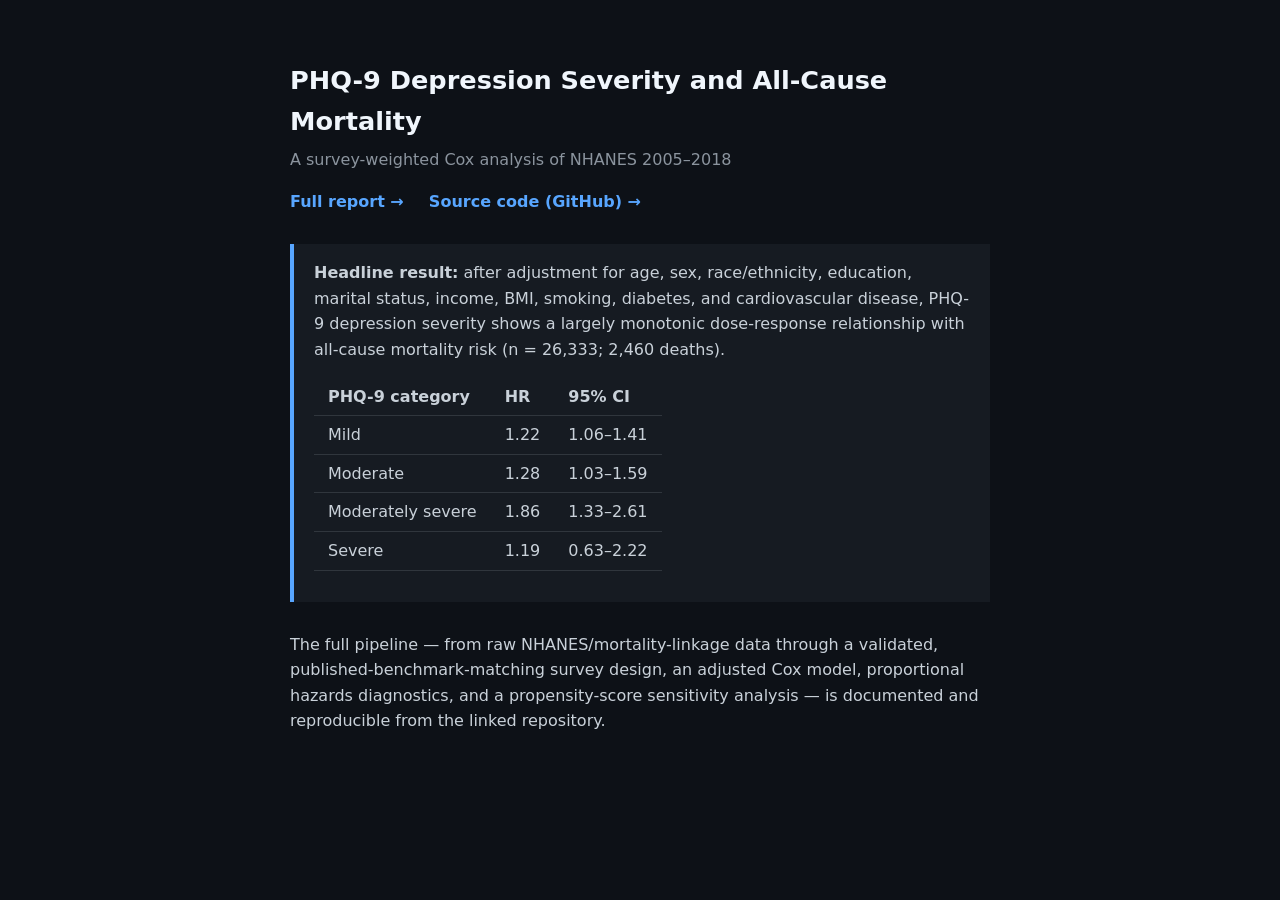
<file: docs/index.html>
<!DOCTYPE html>
<html lang="en">
<head>
  <meta charset="utf-8">
  <meta name="viewport" content="width=device-width, initial-scale=1">
  <title>PHQ-9 Depression Severity and All-Cause Mortality — NHANES</title>
  <style>
    body {
  font-family: system-ui, -apple-system, "Segoe UI", Roboto, sans-serif;
  max-width: 700px;
  margin: 60px auto;
  padding: 0 20px;
  line-height: 1.6;
  background: #0d1117;
  color: #c9d1d9;
}
h1 { font-size: 1.6em; margin-bottom: 0.2em; color: #f0f6fc; }
.subtitle { color: #8b949e; margin-top: 0; }
.headline {
  background: #161b22;
  border-left: 4px solid #58a6ff;
  padding: 16px 20px;
  margin: 30px 0;
}
.links a {
  display: inline-block;
  margin-right: 20px;
  color: #58a6ff;
  text-decoration: none;
  font-weight: 600;
}
.links a:hover { text-decoration: underline; }
table { border-collapse: collapse; margin: 15px 0; }
th, td { padding: 6px 14px; text-align: left; border-bottom: 1px solid #30363d; color: #c9d1d9; }
  </style>
</head>
<body>

  <h1>PHQ-9 Depression Severity and All-Cause Mortality</h1>
  <p class="subtitle">A survey-weighted Cox analysis of NHANES 2005–2018</p>

  <div class="links">
    <a href="reports/analysis.html">Full report →</a>
    <a href="https://github.com/kamyabbaris/nhanes-phq9-mortality">Source code (GitHub) →</a>
  </div>

  <div class="headline">
    <strong>Headline result:</strong> after adjustment for age, sex, race/ethnicity, education, marital status, income, BMI, smoking, diabetes, and cardiovascular disease, PHQ-9 depression severity shows a largely monotonic dose-response relationship with all-cause mortality risk (n = 26,333; 2,460 deaths).
    <table>
      <tr><th>PHQ-9 category</th><th>HR</th><th>95% CI</th></tr>
      <tr><td>Mild</td><td>1.22</td><td>1.06–1.41</td></tr>
      <tr><td>Moderate</td><td>1.28</td><td>1.03–1.59</td></tr>
      <tr><td>Moderately severe</td><td>1.86</td><td>1.33–2.61</td></tr>
      <tr><td>Severe</td><td>1.19</td><td>0.63–2.22</td></tr>
    </table>
  </div>

  <p>The full pipeline — from raw NHANES/mortality-linkage data through a validated, published-benchmark-matching survey design, an adjusted Cox model, proportional hazards diagnostics, and a propensity-score sensitivity analysis — is documented and reproducible from the linked repository.</p>

</body>
</html>
</file>
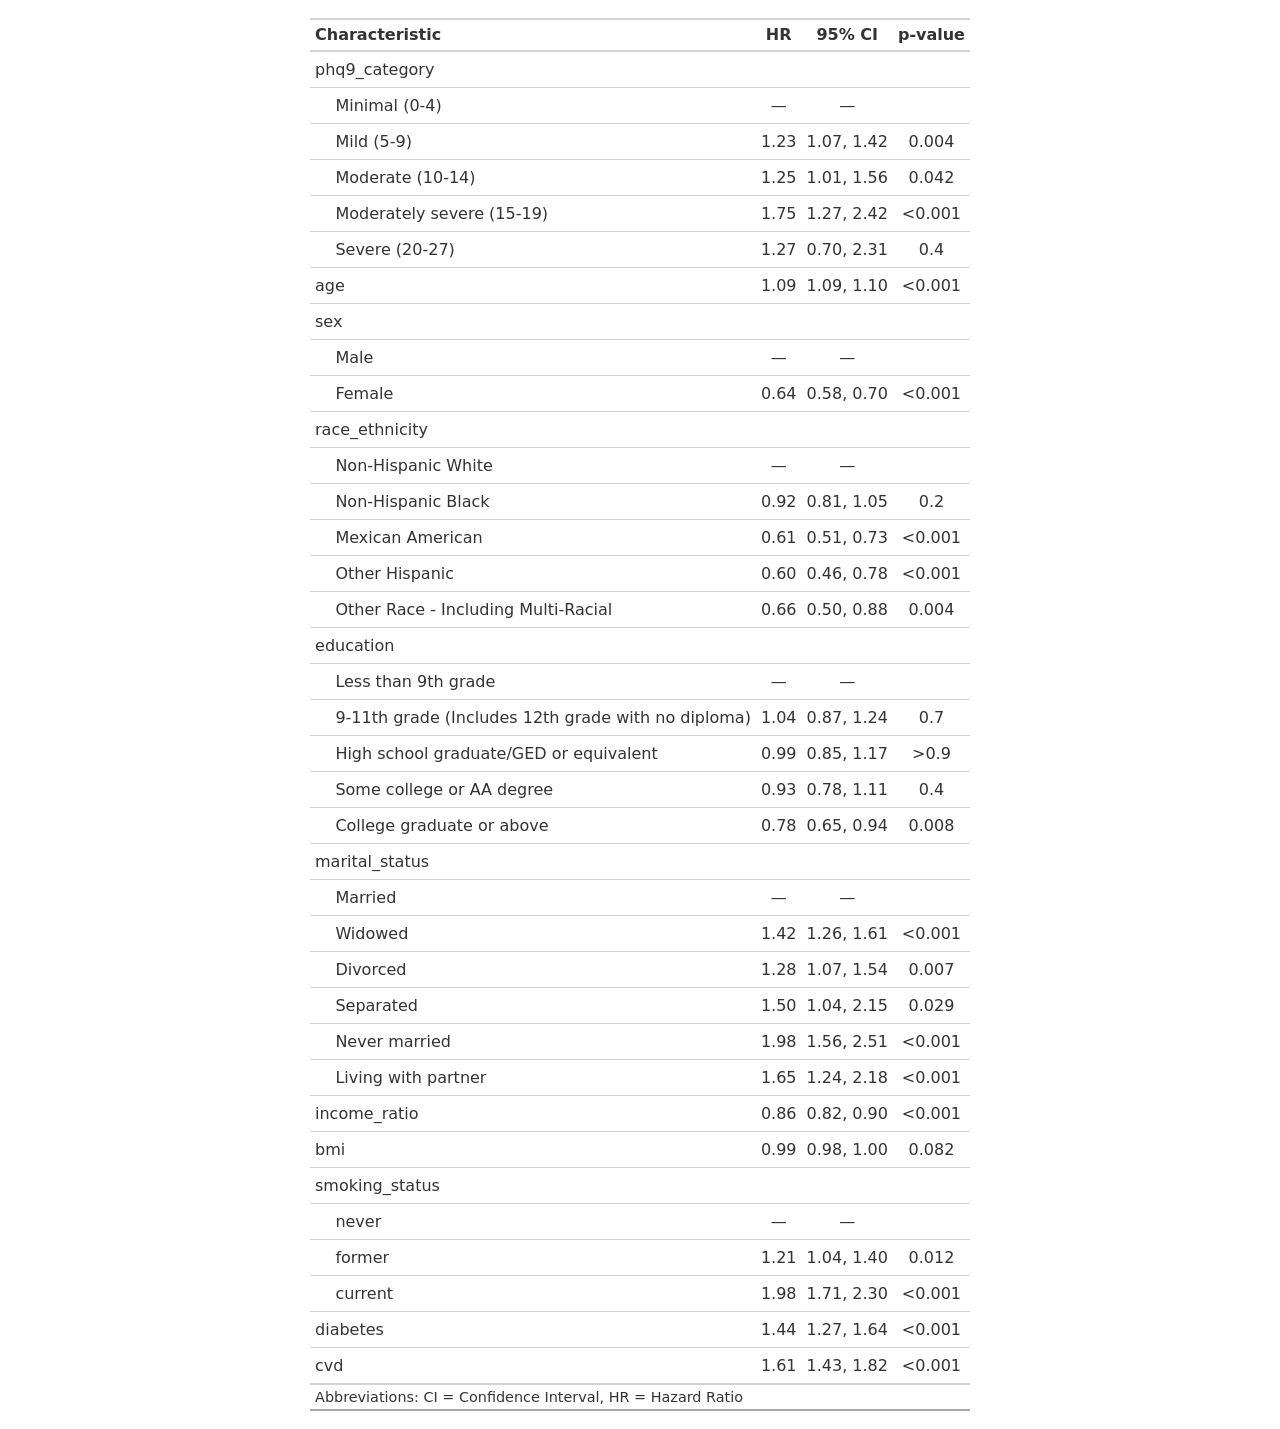
<file: docs/cox_model_hr_table.html>
<!DOCTYPE html>
<html lang="en">
<head>
<meta charset="utf-8"/>
<style>body{background-color:white;}</style>


</head>
<body>
<div id="fdakpollaa" style="padding-left:0px;padding-right:0px;padding-top:10px;padding-bottom:10px;overflow-x:auto;overflow-y:auto;width:auto;height:auto;">
  <style>#fdakpollaa table {
  font-family: system-ui, 'Segoe UI', Roboto, Helvetica, Arial, sans-serif, 'Apple Color Emoji', 'Segoe UI Emoji', 'Segoe UI Symbol', 'Noto Color Emoji';
  -webkit-font-smoothing: antialiased;
  -moz-osx-font-smoothing: grayscale;
}

#fdakpollaa thead, #fdakpollaa tbody, #fdakpollaa tfoot, #fdakpollaa tr, #fdakpollaa td, #fdakpollaa th {
  border-style: none;
}

#fdakpollaa p {
  margin: 0;
  padding: 0;
}

#fdakpollaa .gt_table {
  display: table;
  border-collapse: collapse;
  line-height: normal;
  margin-left: auto;
  margin-right: auto;
  color: #333333;
  font-size: 16px;
  font-weight: normal;
  font-style: normal;
  background-color: #FFFFFF;
  width: auto;
  border-top-style: solid;
  border-top-width: 2px;
  border-top-color: #A8A8A8;
  border-right-style: none;
  border-right-width: 2px;
  border-right-color: #D3D3D3;
  border-bottom-style: solid;
  border-bottom-width: 2px;
  border-bottom-color: #A8A8A8;
  border-left-style: none;
  border-left-width: 2px;
  border-left-color: #D3D3D3;
}

#fdakpollaa .gt_caption {
  padding-top: 4px;
  padding-bottom: 4px;
}

#fdakpollaa .gt_title {
  color: #333333;
  font-size: 125%;
  font-weight: initial;
  padding-top: 4px;
  padding-bottom: 4px;
  padding-left: 5px;
  padding-right: 5px;
  border-bottom-color: #FFFFFF;
  border-bottom-width: 0;
}

#fdakpollaa .gt_subtitle {
  color: #333333;
  font-size: 85%;
  font-weight: initial;
  padding-top: 3px;
  padding-bottom: 5px;
  padding-left: 5px;
  padding-right: 5px;
  border-top-color: #FFFFFF;
  border-top-width: 0;
}

#fdakpollaa .gt_heading {
  background-color: #FFFFFF;
  text-align: center;
  border-bottom-color: #FFFFFF;
  border-left-style: none;
  border-left-width: 1px;
  border-left-color: #D3D3D3;
  border-right-style: none;
  border-right-width: 1px;
  border-right-color: #D3D3D3;
}

#fdakpollaa .gt_bottom_border {
  border-bottom-style: solid;
  border-bottom-width: 2px;
  border-bottom-color: #D3D3D3;
}

#fdakpollaa .gt_col_headings {
  border-top-style: solid;
  border-top-width: 2px;
  border-top-color: #D3D3D3;
  border-bottom-style: solid;
  border-bottom-width: 2px;
  border-bottom-color: #D3D3D3;
  border-left-style: none;
  border-left-width: 1px;
  border-left-color: #D3D3D3;
  border-right-style: none;
  border-right-width: 1px;
  border-right-color: #D3D3D3;
}

#fdakpollaa .gt_col_heading {
  color: #333333;
  background-color: #FFFFFF;
  font-size: 100%;
  font-weight: normal;
  text-transform: inherit;
  border-left-style: none;
  border-left-width: 1px;
  border-left-color: #D3D3D3;
  border-right-style: none;
  border-right-width: 1px;
  border-right-color: #D3D3D3;
  vertical-align: bottom;
  padding-top: 5px;
  padding-bottom: 6px;
  padding-left: 5px;
  padding-right: 5px;
  overflow-x: hidden;
}

#fdakpollaa .gt_column_spanner_outer {
  color: #333333;
  background-color: #FFFFFF;
  font-size: 100%;
  font-weight: normal;
  text-transform: inherit;
  padding-top: 0;
  padding-bottom: 0;
  padding-left: 4px;
  padding-right: 4px;
}

#fdakpollaa .gt_column_spanner_outer:first-child {
  padding-left: 0;
}

#fdakpollaa .gt_column_spanner_outer:last-child {
  padding-right: 0;
}

#fdakpollaa .gt_column_spanner {
  border-bottom-style: solid;
  border-bottom-width: 2px;
  border-bottom-color: #D3D3D3;
  vertical-align: bottom;
  padding-top: 5px;
  padding-bottom: 5px;
  overflow-x: hidden;
  display: inline-block;
  width: 100%;
}

#fdakpollaa .gt_spanner_row {
  border-bottom-style: hidden;
}

#fdakpollaa .gt_group_heading {
  padding-top: 8px;
  padding-bottom: 8px;
  padding-left: 5px;
  padding-right: 5px;
  color: #333333;
  background-color: #FFFFFF;
  font-size: 100%;
  font-weight: initial;
  text-transform: inherit;
  border-top-style: solid;
  border-top-width: 2px;
  border-top-color: #D3D3D3;
  border-bottom-style: solid;
  border-bottom-width: 2px;
  border-bottom-color: #D3D3D3;
  border-left-style: none;
  border-left-width: 1px;
  border-left-color: #D3D3D3;
  border-right-style: none;
  border-right-width: 1px;
  border-right-color: #D3D3D3;
  vertical-align: middle;
  text-align: left;
}

#fdakpollaa .gt_empty_group_heading {
  padding: 0.5px;
  color: #333333;
  background-color: #FFFFFF;
  font-size: 100%;
  font-weight: initial;
  border-top-style: solid;
  border-top-width: 2px;
  border-top-color: #D3D3D3;
  border-bottom-style: solid;
  border-bottom-width: 2px;
  border-bottom-color: #D3D3D3;
  vertical-align: middle;
}

#fdakpollaa .gt_from_md > :first-child {
  margin-top: 0;
}

#fdakpollaa .gt_from_md > :last-child {
  margin-bottom: 0;
}

#fdakpollaa .gt_row {
  padding-top: 8px;
  padding-bottom: 8px;
  padding-left: 5px;
  padding-right: 5px;
  margin: 10px;
  border-top-style: solid;
  border-top-width: 1px;
  border-top-color: #D3D3D3;
  border-left-style: none;
  border-left-width: 1px;
  border-left-color: #D3D3D3;
  border-right-style: none;
  border-right-width: 1px;
  border-right-color: #D3D3D3;
  vertical-align: middle;
  overflow-x: hidden;
}

#fdakpollaa .gt_stub {
  color: #333333;
  background-color: #FFFFFF;
  font-size: 100%;
  font-weight: initial;
  text-transform: inherit;
  border-right-style: solid;
  border-right-width: 2px;
  border-right-color: #D3D3D3;
  padding-left: 5px;
  padding-right: 5px;
}

#fdakpollaa .gt_stub_row_group {
  color: #333333;
  background-color: #FFFFFF;
  font-size: 100%;
  font-weight: initial;
  text-transform: inherit;
  border-right-style: solid;
  border-right-width: 2px;
  border-right-color: #D3D3D3;
  padding-left: 5px;
  padding-right: 5px;
  vertical-align: top;
}

#fdakpollaa .gt_row_group_first td {
  border-top-width: 2px;
}

#fdakpollaa .gt_row_group_first th {
  border-top-width: 2px;
}

#fdakpollaa .gt_summary_row {
  color: #333333;
  background-color: #FFFFFF;
  text-transform: inherit;
  padding-top: 8px;
  padding-bottom: 8px;
  padding-left: 5px;
  padding-right: 5px;
}

#fdakpollaa .gt_first_summary_row {
  border-top-style: solid;
  border-top-color: #D3D3D3;
}

#fdakpollaa .gt_first_summary_row.thick {
  border-top-width: 2px;
}

#fdakpollaa .gt_last_summary_row {
  padding-top: 8px;
  padding-bottom: 8px;
  padding-left: 5px;
  padding-right: 5px;
  border-bottom-style: solid;
  border-bottom-width: 2px;
  border-bottom-color: #D3D3D3;
}

#fdakpollaa .gt_grand_summary_row {
  color: #333333;
  background-color: #FFFFFF;
  text-transform: inherit;
  padding-top: 8px;
  padding-bottom: 8px;
  padding-left: 5px;
  padding-right: 5px;
}

#fdakpollaa .gt_first_grand_summary_row {
  padding-top: 8px;
  padding-bottom: 8px;
  padding-left: 5px;
  padding-right: 5px;
  border-top-style: double;
  border-top-width: 6px;
  border-top-color: #D3D3D3;
}

#fdakpollaa .gt_last_grand_summary_row_top {
  padding-top: 8px;
  padding-bottom: 8px;
  padding-left: 5px;
  padding-right: 5px;
  border-bottom-style: double;
  border-bottom-width: 6px;
  border-bottom-color: #D3D3D3;
}

#fdakpollaa .gt_striped {
  background-color: rgba(128, 128, 128, 0.05);
}

#fdakpollaa .gt_table_body {
  border-top-style: solid;
  border-top-width: 2px;
  border-top-color: #D3D3D3;
  border-bottom-style: solid;
  border-bottom-width: 2px;
  border-bottom-color: #D3D3D3;
}

#fdakpollaa .gt_footnotes {
  color: #333333;
  background-color: #FFFFFF;
  border-bottom-style: none;
  border-bottom-width: 2px;
  border-bottom-color: #D3D3D3;
  border-left-style: none;
  border-left-width: 2px;
  border-left-color: #D3D3D3;
  border-right-style: none;
  border-right-width: 2px;
  border-right-color: #D3D3D3;
}

#fdakpollaa .gt_footnote {
  margin: 0px;
  font-size: 90%;
  padding-top: 4px;
  padding-bottom: 4px;
  padding-left: 5px;
  padding-right: 5px;
}

#fdakpollaa .gt_sourcenotes {
  color: #333333;
  background-color: #FFFFFF;
  border-bottom-style: none;
  border-bottom-width: 2px;
  border-bottom-color: #D3D3D3;
  border-left-style: none;
  border-left-width: 2px;
  border-left-color: #D3D3D3;
  border-right-style: none;
  border-right-width: 2px;
  border-right-color: #D3D3D3;
}

#fdakpollaa .gt_sourcenote {
  font-size: 90%;
  padding-top: 4px;
  padding-bottom: 4px;
  padding-left: 5px;
  padding-right: 5px;
}

#fdakpollaa .gt_left {
  text-align: left;
}

#fdakpollaa .gt_center {
  text-align: center;
}

#fdakpollaa .gt_right {
  text-align: right;
  font-variant-numeric: tabular-nums;
}

#fdakpollaa .gt_font_normal {
  font-weight: normal;
}

#fdakpollaa .gt_font_bold {
  font-weight: bold;
}

#fdakpollaa .gt_font_italic {
  font-style: italic;
}

#fdakpollaa .gt_super {
  font-size: 65%;
}

#fdakpollaa .gt_footnote_marks {
  font-size: 75%;
  vertical-align: 0.4em;
  position: initial;
}

#fdakpollaa .gt_asterisk {
  font-size: 100%;
  vertical-align: 0;
}

#fdakpollaa .gt_indent_1 {
  text-indent: 5px;
}

#fdakpollaa .gt_indent_2 {
  text-indent: 10px;
}

#fdakpollaa .gt_indent_3 {
  text-indent: 15px;
}

#fdakpollaa .gt_indent_4 {
  text-indent: 20px;
}

#fdakpollaa .gt_indent_5 {
  text-indent: 25px;
}

#fdakpollaa .katex-display {
  display: inline-flex !important;
  margin-bottom: 0.75em !important;
}

#fdakpollaa div.Reactable > div.rt-table > div.rt-thead > div.rt-tr.rt-tr-group-header > div.rt-th-group:after {
  height: 0px !important;
}
</style>
  <table class="gt_table" data-quarto-disable-processing="false" data-quarto-bootstrap="false">
  <thead>
    <tr class="gt_col_headings">
      <th class="gt_col_heading gt_columns_bottom_border gt_left" rowspan="1" colspan="1" scope="col" id="label"><span class='gt_from_md'><strong>Characteristic</strong></span></th>
      <th class="gt_col_heading gt_columns_bottom_border gt_center" rowspan="1" colspan="1" scope="col" id="estimate"><span class='gt_from_md'><strong>HR</strong></span></th>
      <th class="gt_col_heading gt_columns_bottom_border gt_center" rowspan="1" colspan="1" scope="col" id="conf.low"><span class='gt_from_md'><strong>95% CI</strong></span></th>
      <th class="gt_col_heading gt_columns_bottom_border gt_center" rowspan="1" colspan="1" scope="col" id="p.value"><span class='gt_from_md'><strong>p-value</strong></span></th>
    </tr>
  </thead>
  <tbody class="gt_table_body">
    <tr><td headers="label" class="gt_row gt_left">phq9_category</td>
<td headers="estimate" class="gt_row gt_center"><br /></td>
<td headers="conf.low" class="gt_row gt_center"><br /></td>
<td headers="p.value" class="gt_row gt_center"><br /></td></tr>
    <tr><td headers="label" class="gt_row gt_left">    Minimal (0-4)</td>
<td headers="estimate" class="gt_row gt_center">—</td>
<td headers="conf.low" class="gt_row gt_center">—</td>
<td headers="p.value" class="gt_row gt_center"><br /></td></tr>
    <tr><td headers="label" class="gt_row gt_left">    Mild (5-9)</td>
<td headers="estimate" class="gt_row gt_center">1.23</td>
<td headers="conf.low" class="gt_row gt_center">1.07, 1.42</td>
<td headers="p.value" class="gt_row gt_center">0.004</td></tr>
    <tr><td headers="label" class="gt_row gt_left">    Moderate (10-14)</td>
<td headers="estimate" class="gt_row gt_center">1.25</td>
<td headers="conf.low" class="gt_row gt_center">1.01, 1.56</td>
<td headers="p.value" class="gt_row gt_center">0.042</td></tr>
    <tr><td headers="label" class="gt_row gt_left">    Moderately severe (15-19)</td>
<td headers="estimate" class="gt_row gt_center">1.75</td>
<td headers="conf.low" class="gt_row gt_center">1.27, 2.42</td>
<td headers="p.value" class="gt_row gt_center"><0.001</td></tr>
    <tr><td headers="label" class="gt_row gt_left">    Severe (20-27)</td>
<td headers="estimate" class="gt_row gt_center">1.27</td>
<td headers="conf.low" class="gt_row gt_center">0.70, 2.31</td>
<td headers="p.value" class="gt_row gt_center">0.4</td></tr>
    <tr><td headers="label" class="gt_row gt_left">age</td>
<td headers="estimate" class="gt_row gt_center">1.09</td>
<td headers="conf.low" class="gt_row gt_center">1.09, 1.10</td>
<td headers="p.value" class="gt_row gt_center"><0.001</td></tr>
    <tr><td headers="label" class="gt_row gt_left">sex</td>
<td headers="estimate" class="gt_row gt_center"><br /></td>
<td headers="conf.low" class="gt_row gt_center"><br /></td>
<td headers="p.value" class="gt_row gt_center"><br /></td></tr>
    <tr><td headers="label" class="gt_row gt_left">    Male</td>
<td headers="estimate" class="gt_row gt_center">—</td>
<td headers="conf.low" class="gt_row gt_center">—</td>
<td headers="p.value" class="gt_row gt_center"><br /></td></tr>
    <tr><td headers="label" class="gt_row gt_left">    Female</td>
<td headers="estimate" class="gt_row gt_center">0.64</td>
<td headers="conf.low" class="gt_row gt_center">0.58, 0.70</td>
<td headers="p.value" class="gt_row gt_center"><0.001</td></tr>
    <tr><td headers="label" class="gt_row gt_left">race_ethnicity</td>
<td headers="estimate" class="gt_row gt_center"><br /></td>
<td headers="conf.low" class="gt_row gt_center"><br /></td>
<td headers="p.value" class="gt_row gt_center"><br /></td></tr>
    <tr><td headers="label" class="gt_row gt_left">    Non-Hispanic White</td>
<td headers="estimate" class="gt_row gt_center">—</td>
<td headers="conf.low" class="gt_row gt_center">—</td>
<td headers="p.value" class="gt_row gt_center"><br /></td></tr>
    <tr><td headers="label" class="gt_row gt_left">    Non-Hispanic Black</td>
<td headers="estimate" class="gt_row gt_center">0.92</td>
<td headers="conf.low" class="gt_row gt_center">0.81, 1.05</td>
<td headers="p.value" class="gt_row gt_center">0.2</td></tr>
    <tr><td headers="label" class="gt_row gt_left">    Mexican American</td>
<td headers="estimate" class="gt_row gt_center">0.61</td>
<td headers="conf.low" class="gt_row gt_center">0.51, 0.73</td>
<td headers="p.value" class="gt_row gt_center"><0.001</td></tr>
    <tr><td headers="label" class="gt_row gt_left">    Other Hispanic</td>
<td headers="estimate" class="gt_row gt_center">0.60</td>
<td headers="conf.low" class="gt_row gt_center">0.46, 0.78</td>
<td headers="p.value" class="gt_row gt_center"><0.001</td></tr>
    <tr><td headers="label" class="gt_row gt_left">    Other Race - Including Multi-Racial</td>
<td headers="estimate" class="gt_row gt_center">0.66</td>
<td headers="conf.low" class="gt_row gt_center">0.50, 0.88</td>
<td headers="p.value" class="gt_row gt_center">0.004</td></tr>
    <tr><td headers="label" class="gt_row gt_left">education</td>
<td headers="estimate" class="gt_row gt_center"><br /></td>
<td headers="conf.low" class="gt_row gt_center"><br /></td>
<td headers="p.value" class="gt_row gt_center"><br /></td></tr>
    <tr><td headers="label" class="gt_row gt_left">    Less than 9th grade</td>
<td headers="estimate" class="gt_row gt_center">—</td>
<td headers="conf.low" class="gt_row gt_center">—</td>
<td headers="p.value" class="gt_row gt_center"><br /></td></tr>
    <tr><td headers="label" class="gt_row gt_left">    9-11th grade (Includes 12th grade with no diploma)</td>
<td headers="estimate" class="gt_row gt_center">1.04</td>
<td headers="conf.low" class="gt_row gt_center">0.87, 1.24</td>
<td headers="p.value" class="gt_row gt_center">0.7</td></tr>
    <tr><td headers="label" class="gt_row gt_left">    High school graduate/GED or equivalent</td>
<td headers="estimate" class="gt_row gt_center">0.99</td>
<td headers="conf.low" class="gt_row gt_center">0.85, 1.17</td>
<td headers="p.value" class="gt_row gt_center">>0.9</td></tr>
    <tr><td headers="label" class="gt_row gt_left">    Some college or AA degree</td>
<td headers="estimate" class="gt_row gt_center">0.93</td>
<td headers="conf.low" class="gt_row gt_center">0.78, 1.11</td>
<td headers="p.value" class="gt_row gt_center">0.4</td></tr>
    <tr><td headers="label" class="gt_row gt_left">    College graduate or above</td>
<td headers="estimate" class="gt_row gt_center">0.78</td>
<td headers="conf.low" class="gt_row gt_center">0.65, 0.94</td>
<td headers="p.value" class="gt_row gt_center">0.008</td></tr>
    <tr><td headers="label" class="gt_row gt_left">marital_status</td>
<td headers="estimate" class="gt_row gt_center"><br /></td>
<td headers="conf.low" class="gt_row gt_center"><br /></td>
<td headers="p.value" class="gt_row gt_center"><br /></td></tr>
    <tr><td headers="label" class="gt_row gt_left">    Married</td>
<td headers="estimate" class="gt_row gt_center">—</td>
<td headers="conf.low" class="gt_row gt_center">—</td>
<td headers="p.value" class="gt_row gt_center"><br /></td></tr>
    <tr><td headers="label" class="gt_row gt_left">    Widowed</td>
<td headers="estimate" class="gt_row gt_center">1.42</td>
<td headers="conf.low" class="gt_row gt_center">1.26, 1.61</td>
<td headers="p.value" class="gt_row gt_center"><0.001</td></tr>
    <tr><td headers="label" class="gt_row gt_left">    Divorced</td>
<td headers="estimate" class="gt_row gt_center">1.28</td>
<td headers="conf.low" class="gt_row gt_center">1.07, 1.54</td>
<td headers="p.value" class="gt_row gt_center">0.007</td></tr>
    <tr><td headers="label" class="gt_row gt_left">    Separated</td>
<td headers="estimate" class="gt_row gt_center">1.50</td>
<td headers="conf.low" class="gt_row gt_center">1.04, 2.15</td>
<td headers="p.value" class="gt_row gt_center">0.029</td></tr>
    <tr><td headers="label" class="gt_row gt_left">    Never married</td>
<td headers="estimate" class="gt_row gt_center">1.98</td>
<td headers="conf.low" class="gt_row gt_center">1.56, 2.51</td>
<td headers="p.value" class="gt_row gt_center"><0.001</td></tr>
    <tr><td headers="label" class="gt_row gt_left">    Living with partner</td>
<td headers="estimate" class="gt_row gt_center">1.65</td>
<td headers="conf.low" class="gt_row gt_center">1.24, 2.18</td>
<td headers="p.value" class="gt_row gt_center"><0.001</td></tr>
    <tr><td headers="label" class="gt_row gt_left">income_ratio</td>
<td headers="estimate" class="gt_row gt_center">0.86</td>
<td headers="conf.low" class="gt_row gt_center">0.82, 0.90</td>
<td headers="p.value" class="gt_row gt_center"><0.001</td></tr>
    <tr><td headers="label" class="gt_row gt_left">bmi</td>
<td headers="estimate" class="gt_row gt_center">0.99</td>
<td headers="conf.low" class="gt_row gt_center">0.98, 1.00</td>
<td headers="p.value" class="gt_row gt_center">0.082</td></tr>
    <tr><td headers="label" class="gt_row gt_left">smoking_status</td>
<td headers="estimate" class="gt_row gt_center"><br /></td>
<td headers="conf.low" class="gt_row gt_center"><br /></td>
<td headers="p.value" class="gt_row gt_center"><br /></td></tr>
    <tr><td headers="label" class="gt_row gt_left">    never</td>
<td headers="estimate" class="gt_row gt_center">—</td>
<td headers="conf.low" class="gt_row gt_center">—</td>
<td headers="p.value" class="gt_row gt_center"><br /></td></tr>
    <tr><td headers="label" class="gt_row gt_left">    former</td>
<td headers="estimate" class="gt_row gt_center">1.21</td>
<td headers="conf.low" class="gt_row gt_center">1.04, 1.40</td>
<td headers="p.value" class="gt_row gt_center">0.012</td></tr>
    <tr><td headers="label" class="gt_row gt_left">    current</td>
<td headers="estimate" class="gt_row gt_center">1.98</td>
<td headers="conf.low" class="gt_row gt_center">1.71, 2.30</td>
<td headers="p.value" class="gt_row gt_center"><0.001</td></tr>
    <tr><td headers="label" class="gt_row gt_left">diabetes</td>
<td headers="estimate" class="gt_row gt_center">1.44</td>
<td headers="conf.low" class="gt_row gt_center">1.27, 1.64</td>
<td headers="p.value" class="gt_row gt_center"><0.001</td></tr>
    <tr><td headers="label" class="gt_row gt_left">cvd</td>
<td headers="estimate" class="gt_row gt_center">1.61</td>
<td headers="conf.low" class="gt_row gt_center">1.43, 1.82</td>
<td headers="p.value" class="gt_row gt_center"><0.001</td></tr>
  </tbody>
  <tfoot>
    <tr class="gt_sourcenotes">
      <td class="gt_sourcenote" colspan="4"><span class='gt_from_md'>Abbreviations: CI = Confidence Interval, HR = Hazard Ratio</span></td>
    </tr>
  </tfoot>
</table>
</div>
</body>
</html>
</file>
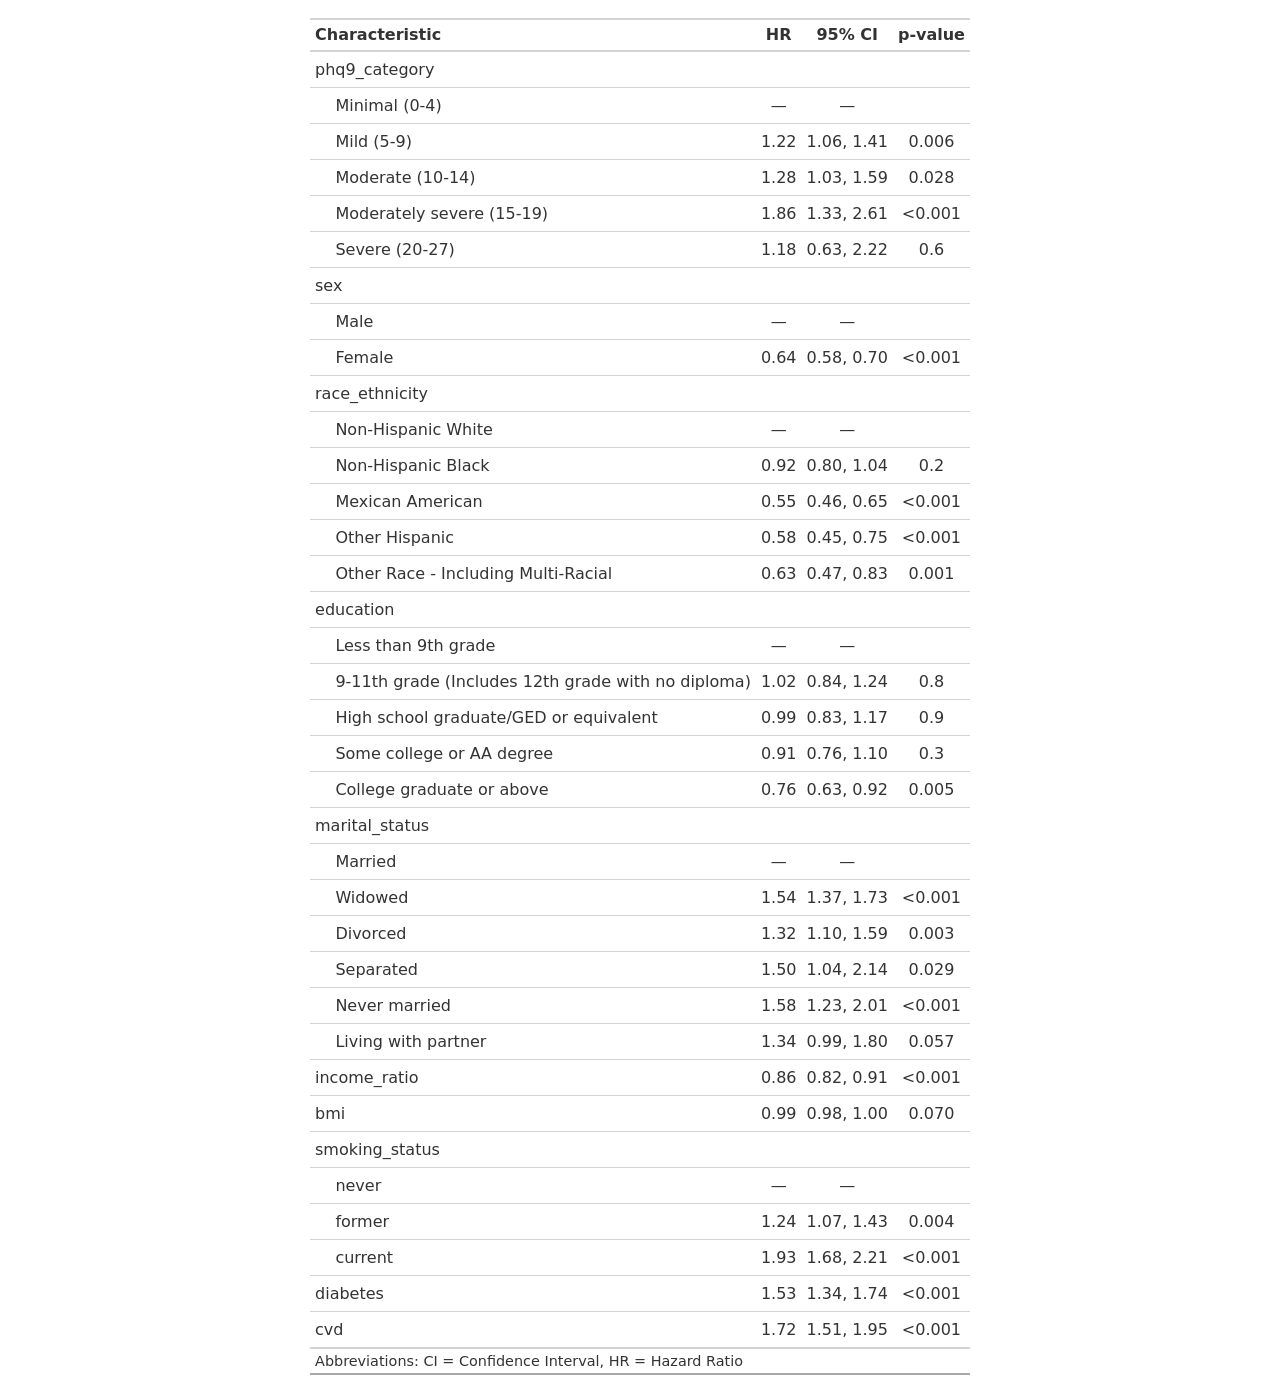
<file: docs/cox_model_v2_hr_table.html>
<!DOCTYPE html>
<html lang="en">
<head>
<meta charset="utf-8"/>
<style>body{background-color:white;}</style>


</head>
<body>
<div id="phkgwnpbkx" style="padding-left:0px;padding-right:0px;padding-top:10px;padding-bottom:10px;overflow-x:auto;overflow-y:auto;width:auto;height:auto;">
  <style>#phkgwnpbkx table {
  font-family: system-ui, 'Segoe UI', Roboto, Helvetica, Arial, sans-serif, 'Apple Color Emoji', 'Segoe UI Emoji', 'Segoe UI Symbol', 'Noto Color Emoji';
  -webkit-font-smoothing: antialiased;
  -moz-osx-font-smoothing: grayscale;
}

#phkgwnpbkx thead, #phkgwnpbkx tbody, #phkgwnpbkx tfoot, #phkgwnpbkx tr, #phkgwnpbkx td, #phkgwnpbkx th {
  border-style: none;
}

#phkgwnpbkx p {
  margin: 0;
  padding: 0;
}

#phkgwnpbkx .gt_table {
  display: table;
  border-collapse: collapse;
  line-height: normal;
  margin-left: auto;
  margin-right: auto;
  color: #333333;
  font-size: 16px;
  font-weight: normal;
  font-style: normal;
  background-color: #FFFFFF;
  width: auto;
  border-top-style: solid;
  border-top-width: 2px;
  border-top-color: #A8A8A8;
  border-right-style: none;
  border-right-width: 2px;
  border-right-color: #D3D3D3;
  border-bottom-style: solid;
  border-bottom-width: 2px;
  border-bottom-color: #A8A8A8;
  border-left-style: none;
  border-left-width: 2px;
  border-left-color: #D3D3D3;
}

#phkgwnpbkx .gt_caption {
  padding-top: 4px;
  padding-bottom: 4px;
}

#phkgwnpbkx .gt_title {
  color: #333333;
  font-size: 125%;
  font-weight: initial;
  padding-top: 4px;
  padding-bottom: 4px;
  padding-left: 5px;
  padding-right: 5px;
  border-bottom-color: #FFFFFF;
  border-bottom-width: 0;
}

#phkgwnpbkx .gt_subtitle {
  color: #333333;
  font-size: 85%;
  font-weight: initial;
  padding-top: 3px;
  padding-bottom: 5px;
  padding-left: 5px;
  padding-right: 5px;
  border-top-color: #FFFFFF;
  border-top-width: 0;
}

#phkgwnpbkx .gt_heading {
  background-color: #FFFFFF;
  text-align: center;
  border-bottom-color: #FFFFFF;
  border-left-style: none;
  border-left-width: 1px;
  border-left-color: #D3D3D3;
  border-right-style: none;
  border-right-width: 1px;
  border-right-color: #D3D3D3;
}

#phkgwnpbkx .gt_bottom_border {
  border-bottom-style: solid;
  border-bottom-width: 2px;
  border-bottom-color: #D3D3D3;
}

#phkgwnpbkx .gt_col_headings {
  border-top-style: solid;
  border-top-width: 2px;
  border-top-color: #D3D3D3;
  border-bottom-style: solid;
  border-bottom-width: 2px;
  border-bottom-color: #D3D3D3;
  border-left-style: none;
  border-left-width: 1px;
  border-left-color: #D3D3D3;
  border-right-style: none;
  border-right-width: 1px;
  border-right-color: #D3D3D3;
}

#phkgwnpbkx .gt_col_heading {
  color: #333333;
  background-color: #FFFFFF;
  font-size: 100%;
  font-weight: normal;
  text-transform: inherit;
  border-left-style: none;
  border-left-width: 1px;
  border-left-color: #D3D3D3;
  border-right-style: none;
  border-right-width: 1px;
  border-right-color: #D3D3D3;
  vertical-align: bottom;
  padding-top: 5px;
  padding-bottom: 6px;
  padding-left: 5px;
  padding-right: 5px;
  overflow-x: hidden;
}

#phkgwnpbkx .gt_column_spanner_outer {
  color: #333333;
  background-color: #FFFFFF;
  font-size: 100%;
  font-weight: normal;
  text-transform: inherit;
  padding-top: 0;
  padding-bottom: 0;
  padding-left: 4px;
  padding-right: 4px;
}

#phkgwnpbkx .gt_column_spanner_outer:first-child {
  padding-left: 0;
}

#phkgwnpbkx .gt_column_spanner_outer:last-child {
  padding-right: 0;
}

#phkgwnpbkx .gt_column_spanner {
  border-bottom-style: solid;
  border-bottom-width: 2px;
  border-bottom-color: #D3D3D3;
  vertical-align: bottom;
  padding-top: 5px;
  padding-bottom: 5px;
  overflow-x: hidden;
  display: inline-block;
  width: 100%;
}

#phkgwnpbkx .gt_spanner_row {
  border-bottom-style: hidden;
}

#phkgwnpbkx .gt_group_heading {
  padding-top: 8px;
  padding-bottom: 8px;
  padding-left: 5px;
  padding-right: 5px;
  color: #333333;
  background-color: #FFFFFF;
  font-size: 100%;
  font-weight: initial;
  text-transform: inherit;
  border-top-style: solid;
  border-top-width: 2px;
  border-top-color: #D3D3D3;
  border-bottom-style: solid;
  border-bottom-width: 2px;
  border-bottom-color: #D3D3D3;
  border-left-style: none;
  border-left-width: 1px;
  border-left-color: #D3D3D3;
  border-right-style: none;
  border-right-width: 1px;
  border-right-color: #D3D3D3;
  vertical-align: middle;
  text-align: left;
}

#phkgwnpbkx .gt_empty_group_heading {
  padding: 0.5px;
  color: #333333;
  background-color: #FFFFFF;
  font-size: 100%;
  font-weight: initial;
  border-top-style: solid;
  border-top-width: 2px;
  border-top-color: #D3D3D3;
  border-bottom-style: solid;
  border-bottom-width: 2px;
  border-bottom-color: #D3D3D3;
  vertical-align: middle;
}

#phkgwnpbkx .gt_from_md > :first-child {
  margin-top: 0;
}

#phkgwnpbkx .gt_from_md > :last-child {
  margin-bottom: 0;
}

#phkgwnpbkx .gt_row {
  padding-top: 8px;
  padding-bottom: 8px;
  padding-left: 5px;
  padding-right: 5px;
  margin: 10px;
  border-top-style: solid;
  border-top-width: 1px;
  border-top-color: #D3D3D3;
  border-left-style: none;
  border-left-width: 1px;
  border-left-color: #D3D3D3;
  border-right-style: none;
  border-right-width: 1px;
  border-right-color: #D3D3D3;
  vertical-align: middle;
  overflow-x: hidden;
}

#phkgwnpbkx .gt_stub {
  color: #333333;
  background-color: #FFFFFF;
  font-size: 100%;
  font-weight: initial;
  text-transform: inherit;
  border-right-style: solid;
  border-right-width: 2px;
  border-right-color: #D3D3D3;
  padding-left: 5px;
  padding-right: 5px;
}

#phkgwnpbkx .gt_stub_row_group {
  color: #333333;
  background-color: #FFFFFF;
  font-size: 100%;
  font-weight: initial;
  text-transform: inherit;
  border-right-style: solid;
  border-right-width: 2px;
  border-right-color: #D3D3D3;
  padding-left: 5px;
  padding-right: 5px;
  vertical-align: top;
}

#phkgwnpbkx .gt_row_group_first td {
  border-top-width: 2px;
}

#phkgwnpbkx .gt_row_group_first th {
  border-top-width: 2px;
}

#phkgwnpbkx .gt_summary_row {
  color: #333333;
  background-color: #FFFFFF;
  text-transform: inherit;
  padding-top: 8px;
  padding-bottom: 8px;
  padding-left: 5px;
  padding-right: 5px;
}

#phkgwnpbkx .gt_first_summary_row {
  border-top-style: solid;
  border-top-color: #D3D3D3;
}

#phkgwnpbkx .gt_first_summary_row.thick {
  border-top-width: 2px;
}

#phkgwnpbkx .gt_last_summary_row {
  padding-top: 8px;
  padding-bottom: 8px;
  padding-left: 5px;
  padding-right: 5px;
  border-bottom-style: solid;
  border-bottom-width: 2px;
  border-bottom-color: #D3D3D3;
}

#phkgwnpbkx .gt_grand_summary_row {
  color: #333333;
  background-color: #FFFFFF;
  text-transform: inherit;
  padding-top: 8px;
  padding-bottom: 8px;
  padding-left: 5px;
  padding-right: 5px;
}

#phkgwnpbkx .gt_first_grand_summary_row {
  padding-top: 8px;
  padding-bottom: 8px;
  padding-left: 5px;
  padding-right: 5px;
  border-top-style: double;
  border-top-width: 6px;
  border-top-color: #D3D3D3;
}

#phkgwnpbkx .gt_last_grand_summary_row_top {
  padding-top: 8px;
  padding-bottom: 8px;
  padding-left: 5px;
  padding-right: 5px;
  border-bottom-style: double;
  border-bottom-width: 6px;
  border-bottom-color: #D3D3D3;
}

#phkgwnpbkx .gt_striped {
  background-color: rgba(128, 128, 128, 0.05);
}

#phkgwnpbkx .gt_table_body {
  border-top-style: solid;
  border-top-width: 2px;
  border-top-color: #D3D3D3;
  border-bottom-style: solid;
  border-bottom-width: 2px;
  border-bottom-color: #D3D3D3;
}

#phkgwnpbkx .gt_footnotes {
  color: #333333;
  background-color: #FFFFFF;
  border-bottom-style: none;
  border-bottom-width: 2px;
  border-bottom-color: #D3D3D3;
  border-left-style: none;
  border-left-width: 2px;
  border-left-color: #D3D3D3;
  border-right-style: none;
  border-right-width: 2px;
  border-right-color: #D3D3D3;
}

#phkgwnpbkx .gt_footnote {
  margin: 0px;
  font-size: 90%;
  padding-top: 4px;
  padding-bottom: 4px;
  padding-left: 5px;
  padding-right: 5px;
}

#phkgwnpbkx .gt_sourcenotes {
  color: #333333;
  background-color: #FFFFFF;
  border-bottom-style: none;
  border-bottom-width: 2px;
  border-bottom-color: #D3D3D3;
  border-left-style: none;
  border-left-width: 2px;
  border-left-color: #D3D3D3;
  border-right-style: none;
  border-right-width: 2px;
  border-right-color: #D3D3D3;
}

#phkgwnpbkx .gt_sourcenote {
  font-size: 90%;
  padding-top: 4px;
  padding-bottom: 4px;
  padding-left: 5px;
  padding-right: 5px;
}

#phkgwnpbkx .gt_left {
  text-align: left;
}

#phkgwnpbkx .gt_center {
  text-align: center;
}

#phkgwnpbkx .gt_right {
  text-align: right;
  font-variant-numeric: tabular-nums;
}

#phkgwnpbkx .gt_font_normal {
  font-weight: normal;
}

#phkgwnpbkx .gt_font_bold {
  font-weight: bold;
}

#phkgwnpbkx .gt_font_italic {
  font-style: italic;
}

#phkgwnpbkx .gt_super {
  font-size: 65%;
}

#phkgwnpbkx .gt_footnote_marks {
  font-size: 75%;
  vertical-align: 0.4em;
  position: initial;
}

#phkgwnpbkx .gt_asterisk {
  font-size: 100%;
  vertical-align: 0;
}

#phkgwnpbkx .gt_indent_1 {
  text-indent: 5px;
}

#phkgwnpbkx .gt_indent_2 {
  text-indent: 10px;
}

#phkgwnpbkx .gt_indent_3 {
  text-indent: 15px;
}

#phkgwnpbkx .gt_indent_4 {
  text-indent: 20px;
}

#phkgwnpbkx .gt_indent_5 {
  text-indent: 25px;
}

#phkgwnpbkx .katex-display {
  display: inline-flex !important;
  margin-bottom: 0.75em !important;
}

#phkgwnpbkx div.Reactable > div.rt-table > div.rt-thead > div.rt-tr.rt-tr-group-header > div.rt-th-group:after {
  height: 0px !important;
}
</style>
  <table class="gt_table" data-quarto-disable-processing="false" data-quarto-bootstrap="false">
  <thead>
    <tr class="gt_col_headings">
      <th class="gt_col_heading gt_columns_bottom_border gt_left" rowspan="1" colspan="1" scope="col" id="label"><span class='gt_from_md'><strong>Characteristic</strong></span></th>
      <th class="gt_col_heading gt_columns_bottom_border gt_center" rowspan="1" colspan="1" scope="col" id="estimate"><span class='gt_from_md'><strong>HR</strong></span></th>
      <th class="gt_col_heading gt_columns_bottom_border gt_center" rowspan="1" colspan="1" scope="col" id="conf.low"><span class='gt_from_md'><strong>95% CI</strong></span></th>
      <th class="gt_col_heading gt_columns_bottom_border gt_center" rowspan="1" colspan="1" scope="col" id="p.value"><span class='gt_from_md'><strong>p-value</strong></span></th>
    </tr>
  </thead>
  <tbody class="gt_table_body">
    <tr><td headers="label" class="gt_row gt_left">phq9_category</td>
<td headers="estimate" class="gt_row gt_center"><br /></td>
<td headers="conf.low" class="gt_row gt_center"><br /></td>
<td headers="p.value" class="gt_row gt_center"><br /></td></tr>
    <tr><td headers="label" class="gt_row gt_left">    Minimal (0-4)</td>
<td headers="estimate" class="gt_row gt_center">—</td>
<td headers="conf.low" class="gt_row gt_center">—</td>
<td headers="p.value" class="gt_row gt_center"><br /></td></tr>
    <tr><td headers="label" class="gt_row gt_left">    Mild (5-9)</td>
<td headers="estimate" class="gt_row gt_center">1.22</td>
<td headers="conf.low" class="gt_row gt_center">1.06, 1.41</td>
<td headers="p.value" class="gt_row gt_center">0.006</td></tr>
    <tr><td headers="label" class="gt_row gt_left">    Moderate (10-14)</td>
<td headers="estimate" class="gt_row gt_center">1.28</td>
<td headers="conf.low" class="gt_row gt_center">1.03, 1.59</td>
<td headers="p.value" class="gt_row gt_center">0.028</td></tr>
    <tr><td headers="label" class="gt_row gt_left">    Moderately severe (15-19)</td>
<td headers="estimate" class="gt_row gt_center">1.86</td>
<td headers="conf.low" class="gt_row gt_center">1.33, 2.61</td>
<td headers="p.value" class="gt_row gt_center"><0.001</td></tr>
    <tr><td headers="label" class="gt_row gt_left">    Severe (20-27)</td>
<td headers="estimate" class="gt_row gt_center">1.18</td>
<td headers="conf.low" class="gt_row gt_center">0.63, 2.22</td>
<td headers="p.value" class="gt_row gt_center">0.6</td></tr>
    <tr><td headers="label" class="gt_row gt_left">sex</td>
<td headers="estimate" class="gt_row gt_center"><br /></td>
<td headers="conf.low" class="gt_row gt_center"><br /></td>
<td headers="p.value" class="gt_row gt_center"><br /></td></tr>
    <tr><td headers="label" class="gt_row gt_left">    Male</td>
<td headers="estimate" class="gt_row gt_center">—</td>
<td headers="conf.low" class="gt_row gt_center">—</td>
<td headers="p.value" class="gt_row gt_center"><br /></td></tr>
    <tr><td headers="label" class="gt_row gt_left">    Female</td>
<td headers="estimate" class="gt_row gt_center">0.64</td>
<td headers="conf.low" class="gt_row gt_center">0.58, 0.70</td>
<td headers="p.value" class="gt_row gt_center"><0.001</td></tr>
    <tr><td headers="label" class="gt_row gt_left">race_ethnicity</td>
<td headers="estimate" class="gt_row gt_center"><br /></td>
<td headers="conf.low" class="gt_row gt_center"><br /></td>
<td headers="p.value" class="gt_row gt_center"><br /></td></tr>
    <tr><td headers="label" class="gt_row gt_left">    Non-Hispanic White</td>
<td headers="estimate" class="gt_row gt_center">—</td>
<td headers="conf.low" class="gt_row gt_center">—</td>
<td headers="p.value" class="gt_row gt_center"><br /></td></tr>
    <tr><td headers="label" class="gt_row gt_left">    Non-Hispanic Black</td>
<td headers="estimate" class="gt_row gt_center">0.92</td>
<td headers="conf.low" class="gt_row gt_center">0.80, 1.04</td>
<td headers="p.value" class="gt_row gt_center">0.2</td></tr>
    <tr><td headers="label" class="gt_row gt_left">    Mexican American</td>
<td headers="estimate" class="gt_row gt_center">0.55</td>
<td headers="conf.low" class="gt_row gt_center">0.46, 0.65</td>
<td headers="p.value" class="gt_row gt_center"><0.001</td></tr>
    <tr><td headers="label" class="gt_row gt_left">    Other Hispanic</td>
<td headers="estimate" class="gt_row gt_center">0.58</td>
<td headers="conf.low" class="gt_row gt_center">0.45, 0.75</td>
<td headers="p.value" class="gt_row gt_center"><0.001</td></tr>
    <tr><td headers="label" class="gt_row gt_left">    Other Race - Including Multi-Racial</td>
<td headers="estimate" class="gt_row gt_center">0.63</td>
<td headers="conf.low" class="gt_row gt_center">0.47, 0.83</td>
<td headers="p.value" class="gt_row gt_center">0.001</td></tr>
    <tr><td headers="label" class="gt_row gt_left">education</td>
<td headers="estimate" class="gt_row gt_center"><br /></td>
<td headers="conf.low" class="gt_row gt_center"><br /></td>
<td headers="p.value" class="gt_row gt_center"><br /></td></tr>
    <tr><td headers="label" class="gt_row gt_left">    Less than 9th grade</td>
<td headers="estimate" class="gt_row gt_center">—</td>
<td headers="conf.low" class="gt_row gt_center">—</td>
<td headers="p.value" class="gt_row gt_center"><br /></td></tr>
    <tr><td headers="label" class="gt_row gt_left">    9-11th grade (Includes 12th grade with no diploma)</td>
<td headers="estimate" class="gt_row gt_center">1.02</td>
<td headers="conf.low" class="gt_row gt_center">0.84, 1.24</td>
<td headers="p.value" class="gt_row gt_center">0.8</td></tr>
    <tr><td headers="label" class="gt_row gt_left">    High school graduate/GED or equivalent</td>
<td headers="estimate" class="gt_row gt_center">0.99</td>
<td headers="conf.low" class="gt_row gt_center">0.83, 1.17</td>
<td headers="p.value" class="gt_row gt_center">0.9</td></tr>
    <tr><td headers="label" class="gt_row gt_left">    Some college or AA degree</td>
<td headers="estimate" class="gt_row gt_center">0.91</td>
<td headers="conf.low" class="gt_row gt_center">0.76, 1.10</td>
<td headers="p.value" class="gt_row gt_center">0.3</td></tr>
    <tr><td headers="label" class="gt_row gt_left">    College graduate or above</td>
<td headers="estimate" class="gt_row gt_center">0.76</td>
<td headers="conf.low" class="gt_row gt_center">0.63, 0.92</td>
<td headers="p.value" class="gt_row gt_center">0.005</td></tr>
    <tr><td headers="label" class="gt_row gt_left">marital_status</td>
<td headers="estimate" class="gt_row gt_center"><br /></td>
<td headers="conf.low" class="gt_row gt_center"><br /></td>
<td headers="p.value" class="gt_row gt_center"><br /></td></tr>
    <tr><td headers="label" class="gt_row gt_left">    Married</td>
<td headers="estimate" class="gt_row gt_center">—</td>
<td headers="conf.low" class="gt_row gt_center">—</td>
<td headers="p.value" class="gt_row gt_center"><br /></td></tr>
    <tr><td headers="label" class="gt_row gt_left">    Widowed</td>
<td headers="estimate" class="gt_row gt_center">1.54</td>
<td headers="conf.low" class="gt_row gt_center">1.37, 1.73</td>
<td headers="p.value" class="gt_row gt_center"><0.001</td></tr>
    <tr><td headers="label" class="gt_row gt_left">    Divorced</td>
<td headers="estimate" class="gt_row gt_center">1.32</td>
<td headers="conf.low" class="gt_row gt_center">1.10, 1.59</td>
<td headers="p.value" class="gt_row gt_center">0.003</td></tr>
    <tr><td headers="label" class="gt_row gt_left">    Separated</td>
<td headers="estimate" class="gt_row gt_center">1.50</td>
<td headers="conf.low" class="gt_row gt_center">1.04, 2.14</td>
<td headers="p.value" class="gt_row gt_center">0.029</td></tr>
    <tr><td headers="label" class="gt_row gt_left">    Never married</td>
<td headers="estimate" class="gt_row gt_center">1.58</td>
<td headers="conf.low" class="gt_row gt_center">1.23, 2.01</td>
<td headers="p.value" class="gt_row gt_center"><0.001</td></tr>
    <tr><td headers="label" class="gt_row gt_left">    Living with partner</td>
<td headers="estimate" class="gt_row gt_center">1.34</td>
<td headers="conf.low" class="gt_row gt_center">0.99, 1.80</td>
<td headers="p.value" class="gt_row gt_center">0.057</td></tr>
    <tr><td headers="label" class="gt_row gt_left">income_ratio</td>
<td headers="estimate" class="gt_row gt_center">0.86</td>
<td headers="conf.low" class="gt_row gt_center">0.82, 0.91</td>
<td headers="p.value" class="gt_row gt_center"><0.001</td></tr>
    <tr><td headers="label" class="gt_row gt_left">bmi</td>
<td headers="estimate" class="gt_row gt_center">0.99</td>
<td headers="conf.low" class="gt_row gt_center">0.98, 1.00</td>
<td headers="p.value" class="gt_row gt_center">0.070</td></tr>
    <tr><td headers="label" class="gt_row gt_left">smoking_status</td>
<td headers="estimate" class="gt_row gt_center"><br /></td>
<td headers="conf.low" class="gt_row gt_center"><br /></td>
<td headers="p.value" class="gt_row gt_center"><br /></td></tr>
    <tr><td headers="label" class="gt_row gt_left">    never</td>
<td headers="estimate" class="gt_row gt_center">—</td>
<td headers="conf.low" class="gt_row gt_center">—</td>
<td headers="p.value" class="gt_row gt_center"><br /></td></tr>
    <tr><td headers="label" class="gt_row gt_left">    former</td>
<td headers="estimate" class="gt_row gt_center">1.24</td>
<td headers="conf.low" class="gt_row gt_center">1.07, 1.43</td>
<td headers="p.value" class="gt_row gt_center">0.004</td></tr>
    <tr><td headers="label" class="gt_row gt_left">    current</td>
<td headers="estimate" class="gt_row gt_center">1.93</td>
<td headers="conf.low" class="gt_row gt_center">1.68, 2.21</td>
<td headers="p.value" class="gt_row gt_center"><0.001</td></tr>
    <tr><td headers="label" class="gt_row gt_left">diabetes</td>
<td headers="estimate" class="gt_row gt_center">1.53</td>
<td headers="conf.low" class="gt_row gt_center">1.34, 1.74</td>
<td headers="p.value" class="gt_row gt_center"><0.001</td></tr>
    <tr><td headers="label" class="gt_row gt_left">cvd</td>
<td headers="estimate" class="gt_row gt_center">1.72</td>
<td headers="conf.low" class="gt_row gt_center">1.51, 1.95</td>
<td headers="p.value" class="gt_row gt_center"><0.001</td></tr>
  </tbody>
  <tfoot>
    <tr class="gt_sourcenotes">
      <td class="gt_sourcenote" colspan="4"><span class='gt_from_md'>Abbreviations: CI = Confidence Interval, HR = Hazard Ratio</span></td>
    </tr>
  </tfoot>
</table>
</div>
</body>
</html>
</file>
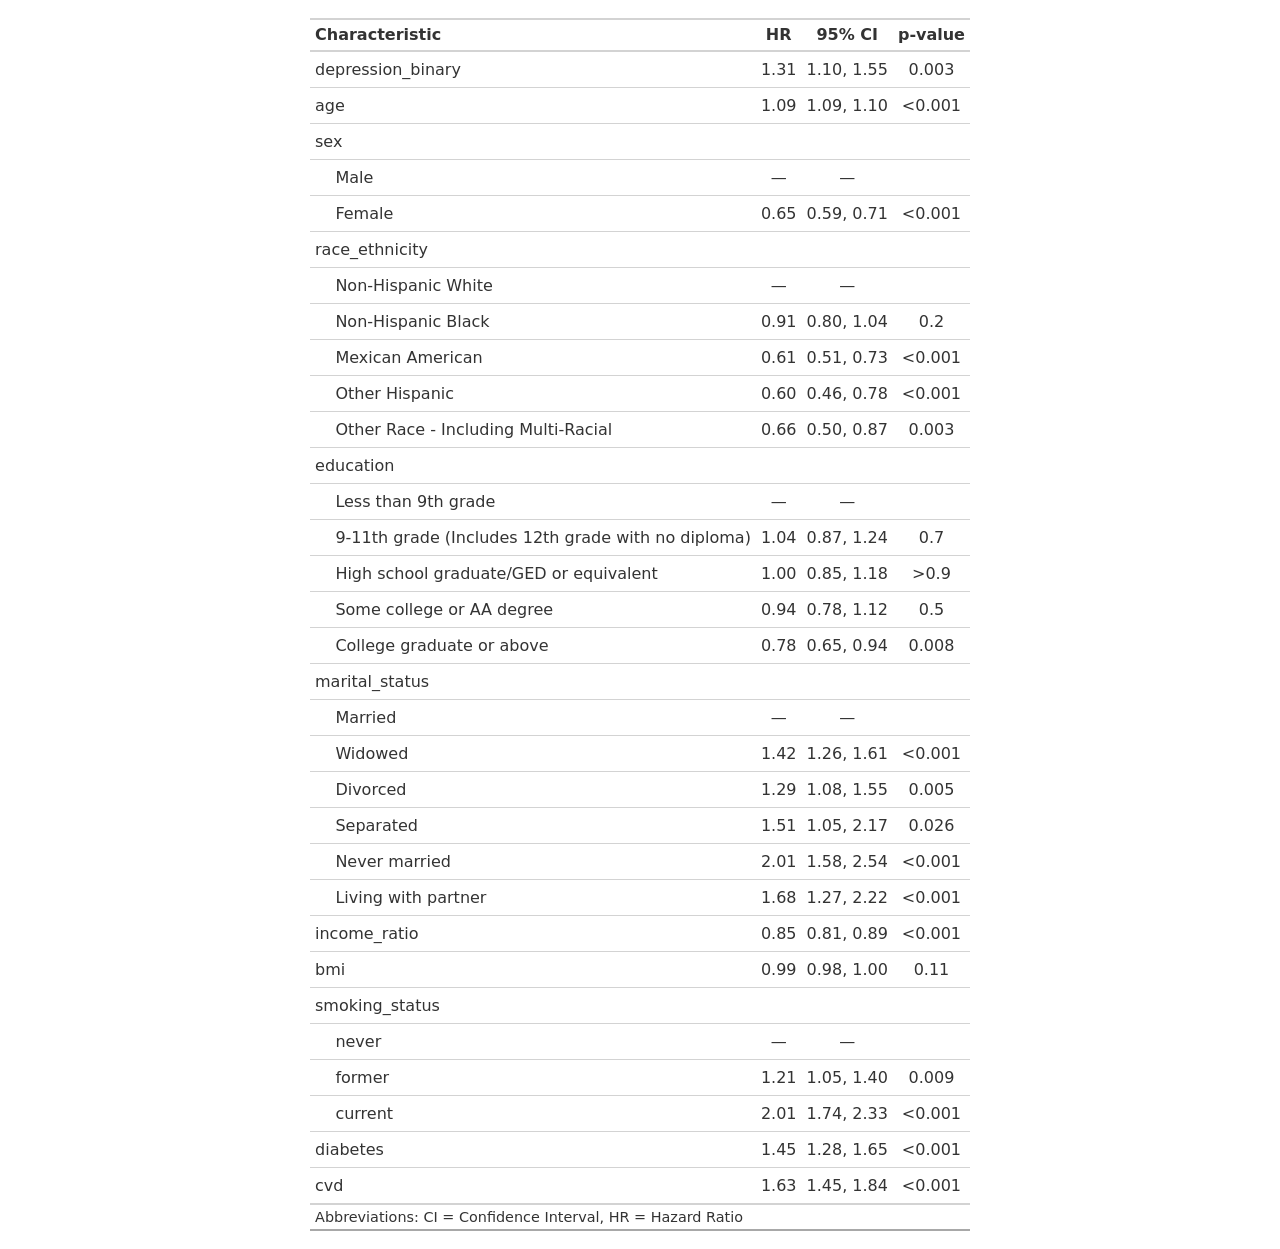
<file: docs/sensitivity_direct_binary.html>
<!DOCTYPE html>
<html lang="en">
<head>
<meta charset="utf-8"/>
<style>body{background-color:white;}</style>


</head>
<body>
<div id="enpvevoiqk" style="padding-left:0px;padding-right:0px;padding-top:10px;padding-bottom:10px;overflow-x:auto;overflow-y:auto;width:auto;height:auto;">
  <style>#enpvevoiqk table {
  font-family: system-ui, 'Segoe UI', Roboto, Helvetica, Arial, sans-serif, 'Apple Color Emoji', 'Segoe UI Emoji', 'Segoe UI Symbol', 'Noto Color Emoji';
  -webkit-font-smoothing: antialiased;
  -moz-osx-font-smoothing: grayscale;
}

#enpvevoiqk thead, #enpvevoiqk tbody, #enpvevoiqk tfoot, #enpvevoiqk tr, #enpvevoiqk td, #enpvevoiqk th {
  border-style: none;
}

#enpvevoiqk p {
  margin: 0;
  padding: 0;
}

#enpvevoiqk .gt_table {
  display: table;
  border-collapse: collapse;
  line-height: normal;
  margin-left: auto;
  margin-right: auto;
  color: #333333;
  font-size: 16px;
  font-weight: normal;
  font-style: normal;
  background-color: #FFFFFF;
  width: auto;
  border-top-style: solid;
  border-top-width: 2px;
  border-top-color: #A8A8A8;
  border-right-style: none;
  border-right-width: 2px;
  border-right-color: #D3D3D3;
  border-bottom-style: solid;
  border-bottom-width: 2px;
  border-bottom-color: #A8A8A8;
  border-left-style: none;
  border-left-width: 2px;
  border-left-color: #D3D3D3;
}

#enpvevoiqk .gt_caption {
  padding-top: 4px;
  padding-bottom: 4px;
}

#enpvevoiqk .gt_title {
  color: #333333;
  font-size: 125%;
  font-weight: initial;
  padding-top: 4px;
  padding-bottom: 4px;
  padding-left: 5px;
  padding-right: 5px;
  border-bottom-color: #FFFFFF;
  border-bottom-width: 0;
}

#enpvevoiqk .gt_subtitle {
  color: #333333;
  font-size: 85%;
  font-weight: initial;
  padding-top: 3px;
  padding-bottom: 5px;
  padding-left: 5px;
  padding-right: 5px;
  border-top-color: #FFFFFF;
  border-top-width: 0;
}

#enpvevoiqk .gt_heading {
  background-color: #FFFFFF;
  text-align: center;
  border-bottom-color: #FFFFFF;
  border-left-style: none;
  border-left-width: 1px;
  border-left-color: #D3D3D3;
  border-right-style: none;
  border-right-width: 1px;
  border-right-color: #D3D3D3;
}

#enpvevoiqk .gt_bottom_border {
  border-bottom-style: solid;
  border-bottom-width: 2px;
  border-bottom-color: #D3D3D3;
}

#enpvevoiqk .gt_col_headings {
  border-top-style: solid;
  border-top-width: 2px;
  border-top-color: #D3D3D3;
  border-bottom-style: solid;
  border-bottom-width: 2px;
  border-bottom-color: #D3D3D3;
  border-left-style: none;
  border-left-width: 1px;
  border-left-color: #D3D3D3;
  border-right-style: none;
  border-right-width: 1px;
  border-right-color: #D3D3D3;
}

#enpvevoiqk .gt_col_heading {
  color: #333333;
  background-color: #FFFFFF;
  font-size: 100%;
  font-weight: normal;
  text-transform: inherit;
  border-left-style: none;
  border-left-width: 1px;
  border-left-color: #D3D3D3;
  border-right-style: none;
  border-right-width: 1px;
  border-right-color: #D3D3D3;
  vertical-align: bottom;
  padding-top: 5px;
  padding-bottom: 6px;
  padding-left: 5px;
  padding-right: 5px;
  overflow-x: hidden;
}

#enpvevoiqk .gt_column_spanner_outer {
  color: #333333;
  background-color: #FFFFFF;
  font-size: 100%;
  font-weight: normal;
  text-transform: inherit;
  padding-top: 0;
  padding-bottom: 0;
  padding-left: 4px;
  padding-right: 4px;
}

#enpvevoiqk .gt_column_spanner_outer:first-child {
  padding-left: 0;
}

#enpvevoiqk .gt_column_spanner_outer:last-child {
  padding-right: 0;
}

#enpvevoiqk .gt_column_spanner {
  border-bottom-style: solid;
  border-bottom-width: 2px;
  border-bottom-color: #D3D3D3;
  vertical-align: bottom;
  padding-top: 5px;
  padding-bottom: 5px;
  overflow-x: hidden;
  display: inline-block;
  width: 100%;
}

#enpvevoiqk .gt_spanner_row {
  border-bottom-style: hidden;
}

#enpvevoiqk .gt_group_heading {
  padding-top: 8px;
  padding-bottom: 8px;
  padding-left: 5px;
  padding-right: 5px;
  color: #333333;
  background-color: #FFFFFF;
  font-size: 100%;
  font-weight: initial;
  text-transform: inherit;
  border-top-style: solid;
  border-top-width: 2px;
  border-top-color: #D3D3D3;
  border-bottom-style: solid;
  border-bottom-width: 2px;
  border-bottom-color: #D3D3D3;
  border-left-style: none;
  border-left-width: 1px;
  border-left-color: #D3D3D3;
  border-right-style: none;
  border-right-width: 1px;
  border-right-color: #D3D3D3;
  vertical-align: middle;
  text-align: left;
}

#enpvevoiqk .gt_empty_group_heading {
  padding: 0.5px;
  color: #333333;
  background-color: #FFFFFF;
  font-size: 100%;
  font-weight: initial;
  border-top-style: solid;
  border-top-width: 2px;
  border-top-color: #D3D3D3;
  border-bottom-style: solid;
  border-bottom-width: 2px;
  border-bottom-color: #D3D3D3;
  vertical-align: middle;
}

#enpvevoiqk .gt_from_md > :first-child {
  margin-top: 0;
}

#enpvevoiqk .gt_from_md > :last-child {
  margin-bottom: 0;
}

#enpvevoiqk .gt_row {
  padding-top: 8px;
  padding-bottom: 8px;
  padding-left: 5px;
  padding-right: 5px;
  margin: 10px;
  border-top-style: solid;
  border-top-width: 1px;
  border-top-color: #D3D3D3;
  border-left-style: none;
  border-left-width: 1px;
  border-left-color: #D3D3D3;
  border-right-style: none;
  border-right-width: 1px;
  border-right-color: #D3D3D3;
  vertical-align: middle;
  overflow-x: hidden;
}

#enpvevoiqk .gt_stub {
  color: #333333;
  background-color: #FFFFFF;
  font-size: 100%;
  font-weight: initial;
  text-transform: inherit;
  border-right-style: solid;
  border-right-width: 2px;
  border-right-color: #D3D3D3;
  padding-left: 5px;
  padding-right: 5px;
}

#enpvevoiqk .gt_stub_row_group {
  color: #333333;
  background-color: #FFFFFF;
  font-size: 100%;
  font-weight: initial;
  text-transform: inherit;
  border-right-style: solid;
  border-right-width: 2px;
  border-right-color: #D3D3D3;
  padding-left: 5px;
  padding-right: 5px;
  vertical-align: top;
}

#enpvevoiqk .gt_row_group_first td {
  border-top-width: 2px;
}

#enpvevoiqk .gt_row_group_first th {
  border-top-width: 2px;
}

#enpvevoiqk .gt_summary_row {
  color: #333333;
  background-color: #FFFFFF;
  text-transform: inherit;
  padding-top: 8px;
  padding-bottom: 8px;
  padding-left: 5px;
  padding-right: 5px;
}

#enpvevoiqk .gt_first_summary_row {
  border-top-style: solid;
  border-top-color: #D3D3D3;
}

#enpvevoiqk .gt_first_summary_row.thick {
  border-top-width: 2px;
}

#enpvevoiqk .gt_last_summary_row {
  padding-top: 8px;
  padding-bottom: 8px;
  padding-left: 5px;
  padding-right: 5px;
  border-bottom-style: solid;
  border-bottom-width: 2px;
  border-bottom-color: #D3D3D3;
}

#enpvevoiqk .gt_grand_summary_row {
  color: #333333;
  background-color: #FFFFFF;
  text-transform: inherit;
  padding-top: 8px;
  padding-bottom: 8px;
  padding-left: 5px;
  padding-right: 5px;
}

#enpvevoiqk .gt_first_grand_summary_row {
  padding-top: 8px;
  padding-bottom: 8px;
  padding-left: 5px;
  padding-right: 5px;
  border-top-style: double;
  border-top-width: 6px;
  border-top-color: #D3D3D3;
}

#enpvevoiqk .gt_last_grand_summary_row_top {
  padding-top: 8px;
  padding-bottom: 8px;
  padding-left: 5px;
  padding-right: 5px;
  border-bottom-style: double;
  border-bottom-width: 6px;
  border-bottom-color: #D3D3D3;
}

#enpvevoiqk .gt_striped {
  background-color: rgba(128, 128, 128, 0.05);
}

#enpvevoiqk .gt_table_body {
  border-top-style: solid;
  border-top-width: 2px;
  border-top-color: #D3D3D3;
  border-bottom-style: solid;
  border-bottom-width: 2px;
  border-bottom-color: #D3D3D3;
}

#enpvevoiqk .gt_footnotes {
  color: #333333;
  background-color: #FFFFFF;
  border-bottom-style: none;
  border-bottom-width: 2px;
  border-bottom-color: #D3D3D3;
  border-left-style: none;
  border-left-width: 2px;
  border-left-color: #D3D3D3;
  border-right-style: none;
  border-right-width: 2px;
  border-right-color: #D3D3D3;
}

#enpvevoiqk .gt_footnote {
  margin: 0px;
  font-size: 90%;
  padding-top: 4px;
  padding-bottom: 4px;
  padding-left: 5px;
  padding-right: 5px;
}

#enpvevoiqk .gt_sourcenotes {
  color: #333333;
  background-color: #FFFFFF;
  border-bottom-style: none;
  border-bottom-width: 2px;
  border-bottom-color: #D3D3D3;
  border-left-style: none;
  border-left-width: 2px;
  border-left-color: #D3D3D3;
  border-right-style: none;
  border-right-width: 2px;
  border-right-color: #D3D3D3;
}

#enpvevoiqk .gt_sourcenote {
  font-size: 90%;
  padding-top: 4px;
  padding-bottom: 4px;
  padding-left: 5px;
  padding-right: 5px;
}

#enpvevoiqk .gt_left {
  text-align: left;
}

#enpvevoiqk .gt_center {
  text-align: center;
}

#enpvevoiqk .gt_right {
  text-align: right;
  font-variant-numeric: tabular-nums;
}

#enpvevoiqk .gt_font_normal {
  font-weight: normal;
}

#enpvevoiqk .gt_font_bold {
  font-weight: bold;
}

#enpvevoiqk .gt_font_italic {
  font-style: italic;
}

#enpvevoiqk .gt_super {
  font-size: 65%;
}

#enpvevoiqk .gt_footnote_marks {
  font-size: 75%;
  vertical-align: 0.4em;
  position: initial;
}

#enpvevoiqk .gt_asterisk {
  font-size: 100%;
  vertical-align: 0;
}

#enpvevoiqk .gt_indent_1 {
  text-indent: 5px;
}

#enpvevoiqk .gt_indent_2 {
  text-indent: 10px;
}

#enpvevoiqk .gt_indent_3 {
  text-indent: 15px;
}

#enpvevoiqk .gt_indent_4 {
  text-indent: 20px;
}

#enpvevoiqk .gt_indent_5 {
  text-indent: 25px;
}

#enpvevoiqk .katex-display {
  display: inline-flex !important;
  margin-bottom: 0.75em !important;
}

#enpvevoiqk div.Reactable > div.rt-table > div.rt-thead > div.rt-tr.rt-tr-group-header > div.rt-th-group:after {
  height: 0px !important;
}
</style>
  <table class="gt_table" data-quarto-disable-processing="false" data-quarto-bootstrap="false">
  <thead>
    <tr class="gt_col_headings">
      <th class="gt_col_heading gt_columns_bottom_border gt_left" rowspan="1" colspan="1" scope="col" id="label"><span class='gt_from_md'><strong>Characteristic</strong></span></th>
      <th class="gt_col_heading gt_columns_bottom_border gt_center" rowspan="1" colspan="1" scope="col" id="estimate"><span class='gt_from_md'><strong>HR</strong></span></th>
      <th class="gt_col_heading gt_columns_bottom_border gt_center" rowspan="1" colspan="1" scope="col" id="conf.low"><span class='gt_from_md'><strong>95% CI</strong></span></th>
      <th class="gt_col_heading gt_columns_bottom_border gt_center" rowspan="1" colspan="1" scope="col" id="p.value"><span class='gt_from_md'><strong>p-value</strong></span></th>
    </tr>
  </thead>
  <tbody class="gt_table_body">
    <tr><td headers="label" class="gt_row gt_left">depression_binary</td>
<td headers="estimate" class="gt_row gt_center">1.31</td>
<td headers="conf.low" class="gt_row gt_center">1.10, 1.55</td>
<td headers="p.value" class="gt_row gt_center">0.003</td></tr>
    <tr><td headers="label" class="gt_row gt_left">age</td>
<td headers="estimate" class="gt_row gt_center">1.09</td>
<td headers="conf.low" class="gt_row gt_center">1.09, 1.10</td>
<td headers="p.value" class="gt_row gt_center"><0.001</td></tr>
    <tr><td headers="label" class="gt_row gt_left">sex</td>
<td headers="estimate" class="gt_row gt_center"><br /></td>
<td headers="conf.low" class="gt_row gt_center"><br /></td>
<td headers="p.value" class="gt_row gt_center"><br /></td></tr>
    <tr><td headers="label" class="gt_row gt_left">    Male</td>
<td headers="estimate" class="gt_row gt_center">—</td>
<td headers="conf.low" class="gt_row gt_center">—</td>
<td headers="p.value" class="gt_row gt_center"><br /></td></tr>
    <tr><td headers="label" class="gt_row gt_left">    Female</td>
<td headers="estimate" class="gt_row gt_center">0.65</td>
<td headers="conf.low" class="gt_row gt_center">0.59, 0.71</td>
<td headers="p.value" class="gt_row gt_center"><0.001</td></tr>
    <tr><td headers="label" class="gt_row gt_left">race_ethnicity</td>
<td headers="estimate" class="gt_row gt_center"><br /></td>
<td headers="conf.low" class="gt_row gt_center"><br /></td>
<td headers="p.value" class="gt_row gt_center"><br /></td></tr>
    <tr><td headers="label" class="gt_row gt_left">    Non-Hispanic White</td>
<td headers="estimate" class="gt_row gt_center">—</td>
<td headers="conf.low" class="gt_row gt_center">—</td>
<td headers="p.value" class="gt_row gt_center"><br /></td></tr>
    <tr><td headers="label" class="gt_row gt_left">    Non-Hispanic Black</td>
<td headers="estimate" class="gt_row gt_center">0.91</td>
<td headers="conf.low" class="gt_row gt_center">0.80, 1.04</td>
<td headers="p.value" class="gt_row gt_center">0.2</td></tr>
    <tr><td headers="label" class="gt_row gt_left">    Mexican American</td>
<td headers="estimate" class="gt_row gt_center">0.61</td>
<td headers="conf.low" class="gt_row gt_center">0.51, 0.73</td>
<td headers="p.value" class="gt_row gt_center"><0.001</td></tr>
    <tr><td headers="label" class="gt_row gt_left">    Other Hispanic</td>
<td headers="estimate" class="gt_row gt_center">0.60</td>
<td headers="conf.low" class="gt_row gt_center">0.46, 0.78</td>
<td headers="p.value" class="gt_row gt_center"><0.001</td></tr>
    <tr><td headers="label" class="gt_row gt_left">    Other Race - Including Multi-Racial</td>
<td headers="estimate" class="gt_row gt_center">0.66</td>
<td headers="conf.low" class="gt_row gt_center">0.50, 0.87</td>
<td headers="p.value" class="gt_row gt_center">0.003</td></tr>
    <tr><td headers="label" class="gt_row gt_left">education</td>
<td headers="estimate" class="gt_row gt_center"><br /></td>
<td headers="conf.low" class="gt_row gt_center"><br /></td>
<td headers="p.value" class="gt_row gt_center"><br /></td></tr>
    <tr><td headers="label" class="gt_row gt_left">    Less than 9th grade</td>
<td headers="estimate" class="gt_row gt_center">—</td>
<td headers="conf.low" class="gt_row gt_center">—</td>
<td headers="p.value" class="gt_row gt_center"><br /></td></tr>
    <tr><td headers="label" class="gt_row gt_left">    9-11th grade (Includes 12th grade with no diploma)</td>
<td headers="estimate" class="gt_row gt_center">1.04</td>
<td headers="conf.low" class="gt_row gt_center">0.87, 1.24</td>
<td headers="p.value" class="gt_row gt_center">0.7</td></tr>
    <tr><td headers="label" class="gt_row gt_left">    High school graduate/GED or equivalent</td>
<td headers="estimate" class="gt_row gt_center">1.00</td>
<td headers="conf.low" class="gt_row gt_center">0.85, 1.18</td>
<td headers="p.value" class="gt_row gt_center">>0.9</td></tr>
    <tr><td headers="label" class="gt_row gt_left">    Some college or AA degree</td>
<td headers="estimate" class="gt_row gt_center">0.94</td>
<td headers="conf.low" class="gt_row gt_center">0.78, 1.12</td>
<td headers="p.value" class="gt_row gt_center">0.5</td></tr>
    <tr><td headers="label" class="gt_row gt_left">    College graduate or above</td>
<td headers="estimate" class="gt_row gt_center">0.78</td>
<td headers="conf.low" class="gt_row gt_center">0.65, 0.94</td>
<td headers="p.value" class="gt_row gt_center">0.008</td></tr>
    <tr><td headers="label" class="gt_row gt_left">marital_status</td>
<td headers="estimate" class="gt_row gt_center"><br /></td>
<td headers="conf.low" class="gt_row gt_center"><br /></td>
<td headers="p.value" class="gt_row gt_center"><br /></td></tr>
    <tr><td headers="label" class="gt_row gt_left">    Married</td>
<td headers="estimate" class="gt_row gt_center">—</td>
<td headers="conf.low" class="gt_row gt_center">—</td>
<td headers="p.value" class="gt_row gt_center"><br /></td></tr>
    <tr><td headers="label" class="gt_row gt_left">    Widowed</td>
<td headers="estimate" class="gt_row gt_center">1.42</td>
<td headers="conf.low" class="gt_row gt_center">1.26, 1.61</td>
<td headers="p.value" class="gt_row gt_center"><0.001</td></tr>
    <tr><td headers="label" class="gt_row gt_left">    Divorced</td>
<td headers="estimate" class="gt_row gt_center">1.29</td>
<td headers="conf.low" class="gt_row gt_center">1.08, 1.55</td>
<td headers="p.value" class="gt_row gt_center">0.005</td></tr>
    <tr><td headers="label" class="gt_row gt_left">    Separated</td>
<td headers="estimate" class="gt_row gt_center">1.51</td>
<td headers="conf.low" class="gt_row gt_center">1.05, 2.17</td>
<td headers="p.value" class="gt_row gt_center">0.026</td></tr>
    <tr><td headers="label" class="gt_row gt_left">    Never married</td>
<td headers="estimate" class="gt_row gt_center">2.01</td>
<td headers="conf.low" class="gt_row gt_center">1.58, 2.54</td>
<td headers="p.value" class="gt_row gt_center"><0.001</td></tr>
    <tr><td headers="label" class="gt_row gt_left">    Living with partner</td>
<td headers="estimate" class="gt_row gt_center">1.68</td>
<td headers="conf.low" class="gt_row gt_center">1.27, 2.22</td>
<td headers="p.value" class="gt_row gt_center"><0.001</td></tr>
    <tr><td headers="label" class="gt_row gt_left">income_ratio</td>
<td headers="estimate" class="gt_row gt_center">0.85</td>
<td headers="conf.low" class="gt_row gt_center">0.81, 0.89</td>
<td headers="p.value" class="gt_row gt_center"><0.001</td></tr>
    <tr><td headers="label" class="gt_row gt_left">bmi</td>
<td headers="estimate" class="gt_row gt_center">0.99</td>
<td headers="conf.low" class="gt_row gt_center">0.98, 1.00</td>
<td headers="p.value" class="gt_row gt_center">0.11</td></tr>
    <tr><td headers="label" class="gt_row gt_left">smoking_status</td>
<td headers="estimate" class="gt_row gt_center"><br /></td>
<td headers="conf.low" class="gt_row gt_center"><br /></td>
<td headers="p.value" class="gt_row gt_center"><br /></td></tr>
    <tr><td headers="label" class="gt_row gt_left">    never</td>
<td headers="estimate" class="gt_row gt_center">—</td>
<td headers="conf.low" class="gt_row gt_center">—</td>
<td headers="p.value" class="gt_row gt_center"><br /></td></tr>
    <tr><td headers="label" class="gt_row gt_left">    former</td>
<td headers="estimate" class="gt_row gt_center">1.21</td>
<td headers="conf.low" class="gt_row gt_center">1.05, 1.40</td>
<td headers="p.value" class="gt_row gt_center">0.009</td></tr>
    <tr><td headers="label" class="gt_row gt_left">    current</td>
<td headers="estimate" class="gt_row gt_center">2.01</td>
<td headers="conf.low" class="gt_row gt_center">1.74, 2.33</td>
<td headers="p.value" class="gt_row gt_center"><0.001</td></tr>
    <tr><td headers="label" class="gt_row gt_left">diabetes</td>
<td headers="estimate" class="gt_row gt_center">1.45</td>
<td headers="conf.low" class="gt_row gt_center">1.28, 1.65</td>
<td headers="p.value" class="gt_row gt_center"><0.001</td></tr>
    <tr><td headers="label" class="gt_row gt_left">cvd</td>
<td headers="estimate" class="gt_row gt_center">1.63</td>
<td headers="conf.low" class="gt_row gt_center">1.45, 1.84</td>
<td headers="p.value" class="gt_row gt_center"><0.001</td></tr>
  </tbody>
  <tfoot>
    <tr class="gt_sourcenotes">
      <td class="gt_sourcenote" colspan="4"><span class='gt_from_md'>Abbreviations: CI = Confidence Interval, HR = Hazard Ratio</span></td>
    </tr>
  </tfoot>
</table>
</div>
</body>
</html>
</file>
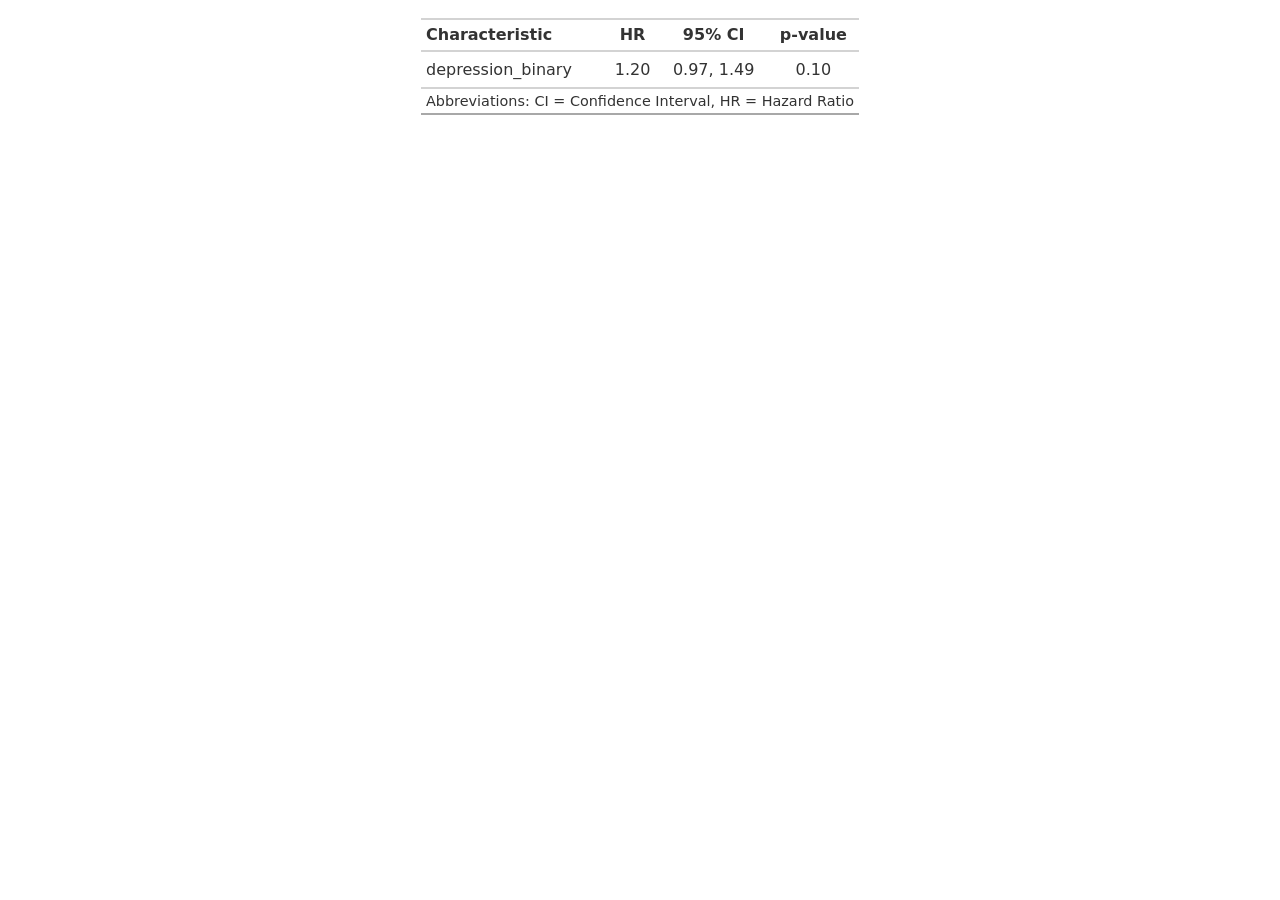
<file: docs/sensitivity_ps_weighted.html>
<!DOCTYPE html>
<html lang="en">
<head>
<meta charset="utf-8"/>
<style>body{background-color:white;}</style>


</head>
<body>
<div id="tjkgtnuzfe" style="padding-left:0px;padding-right:0px;padding-top:10px;padding-bottom:10px;overflow-x:auto;overflow-y:auto;width:auto;height:auto;">
  <style>#tjkgtnuzfe table {
  font-family: system-ui, 'Segoe UI', Roboto, Helvetica, Arial, sans-serif, 'Apple Color Emoji', 'Segoe UI Emoji', 'Segoe UI Symbol', 'Noto Color Emoji';
  -webkit-font-smoothing: antialiased;
  -moz-osx-font-smoothing: grayscale;
}

#tjkgtnuzfe thead, #tjkgtnuzfe tbody, #tjkgtnuzfe tfoot, #tjkgtnuzfe tr, #tjkgtnuzfe td, #tjkgtnuzfe th {
  border-style: none;
}

#tjkgtnuzfe p {
  margin: 0;
  padding: 0;
}

#tjkgtnuzfe .gt_table {
  display: table;
  border-collapse: collapse;
  line-height: normal;
  margin-left: auto;
  margin-right: auto;
  color: #333333;
  font-size: 16px;
  font-weight: normal;
  font-style: normal;
  background-color: #FFFFFF;
  width: auto;
  border-top-style: solid;
  border-top-width: 2px;
  border-top-color: #A8A8A8;
  border-right-style: none;
  border-right-width: 2px;
  border-right-color: #D3D3D3;
  border-bottom-style: solid;
  border-bottom-width: 2px;
  border-bottom-color: #A8A8A8;
  border-left-style: none;
  border-left-width: 2px;
  border-left-color: #D3D3D3;
}

#tjkgtnuzfe .gt_caption {
  padding-top: 4px;
  padding-bottom: 4px;
}

#tjkgtnuzfe .gt_title {
  color: #333333;
  font-size: 125%;
  font-weight: initial;
  padding-top: 4px;
  padding-bottom: 4px;
  padding-left: 5px;
  padding-right: 5px;
  border-bottom-color: #FFFFFF;
  border-bottom-width: 0;
}

#tjkgtnuzfe .gt_subtitle {
  color: #333333;
  font-size: 85%;
  font-weight: initial;
  padding-top: 3px;
  padding-bottom: 5px;
  padding-left: 5px;
  padding-right: 5px;
  border-top-color: #FFFFFF;
  border-top-width: 0;
}

#tjkgtnuzfe .gt_heading {
  background-color: #FFFFFF;
  text-align: center;
  border-bottom-color: #FFFFFF;
  border-left-style: none;
  border-left-width: 1px;
  border-left-color: #D3D3D3;
  border-right-style: none;
  border-right-width: 1px;
  border-right-color: #D3D3D3;
}

#tjkgtnuzfe .gt_bottom_border {
  border-bottom-style: solid;
  border-bottom-width: 2px;
  border-bottom-color: #D3D3D3;
}

#tjkgtnuzfe .gt_col_headings {
  border-top-style: solid;
  border-top-width: 2px;
  border-top-color: #D3D3D3;
  border-bottom-style: solid;
  border-bottom-width: 2px;
  border-bottom-color: #D3D3D3;
  border-left-style: none;
  border-left-width: 1px;
  border-left-color: #D3D3D3;
  border-right-style: none;
  border-right-width: 1px;
  border-right-color: #D3D3D3;
}

#tjkgtnuzfe .gt_col_heading {
  color: #333333;
  background-color: #FFFFFF;
  font-size: 100%;
  font-weight: normal;
  text-transform: inherit;
  border-left-style: none;
  border-left-width: 1px;
  border-left-color: #D3D3D3;
  border-right-style: none;
  border-right-width: 1px;
  border-right-color: #D3D3D3;
  vertical-align: bottom;
  padding-top: 5px;
  padding-bottom: 6px;
  padding-left: 5px;
  padding-right: 5px;
  overflow-x: hidden;
}

#tjkgtnuzfe .gt_column_spanner_outer {
  color: #333333;
  background-color: #FFFFFF;
  font-size: 100%;
  font-weight: normal;
  text-transform: inherit;
  padding-top: 0;
  padding-bottom: 0;
  padding-left: 4px;
  padding-right: 4px;
}

#tjkgtnuzfe .gt_column_spanner_outer:first-child {
  padding-left: 0;
}

#tjkgtnuzfe .gt_column_spanner_outer:last-child {
  padding-right: 0;
}

#tjkgtnuzfe .gt_column_spanner {
  border-bottom-style: solid;
  border-bottom-width: 2px;
  border-bottom-color: #D3D3D3;
  vertical-align: bottom;
  padding-top: 5px;
  padding-bottom: 5px;
  overflow-x: hidden;
  display: inline-block;
  width: 100%;
}

#tjkgtnuzfe .gt_spanner_row {
  border-bottom-style: hidden;
}

#tjkgtnuzfe .gt_group_heading {
  padding-top: 8px;
  padding-bottom: 8px;
  padding-left: 5px;
  padding-right: 5px;
  color: #333333;
  background-color: #FFFFFF;
  font-size: 100%;
  font-weight: initial;
  text-transform: inherit;
  border-top-style: solid;
  border-top-width: 2px;
  border-top-color: #D3D3D3;
  border-bottom-style: solid;
  border-bottom-width: 2px;
  border-bottom-color: #D3D3D3;
  border-left-style: none;
  border-left-width: 1px;
  border-left-color: #D3D3D3;
  border-right-style: none;
  border-right-width: 1px;
  border-right-color: #D3D3D3;
  vertical-align: middle;
  text-align: left;
}

#tjkgtnuzfe .gt_empty_group_heading {
  padding: 0.5px;
  color: #333333;
  background-color: #FFFFFF;
  font-size: 100%;
  font-weight: initial;
  border-top-style: solid;
  border-top-width: 2px;
  border-top-color: #D3D3D3;
  border-bottom-style: solid;
  border-bottom-width: 2px;
  border-bottom-color: #D3D3D3;
  vertical-align: middle;
}

#tjkgtnuzfe .gt_from_md > :first-child {
  margin-top: 0;
}

#tjkgtnuzfe .gt_from_md > :last-child {
  margin-bottom: 0;
}

#tjkgtnuzfe .gt_row {
  padding-top: 8px;
  padding-bottom: 8px;
  padding-left: 5px;
  padding-right: 5px;
  margin: 10px;
  border-top-style: solid;
  border-top-width: 1px;
  border-top-color: #D3D3D3;
  border-left-style: none;
  border-left-width: 1px;
  border-left-color: #D3D3D3;
  border-right-style: none;
  border-right-width: 1px;
  border-right-color: #D3D3D3;
  vertical-align: middle;
  overflow-x: hidden;
}

#tjkgtnuzfe .gt_stub {
  color: #333333;
  background-color: #FFFFFF;
  font-size: 100%;
  font-weight: initial;
  text-transform: inherit;
  border-right-style: solid;
  border-right-width: 2px;
  border-right-color: #D3D3D3;
  padding-left: 5px;
  padding-right: 5px;
}

#tjkgtnuzfe .gt_stub_row_group {
  color: #333333;
  background-color: #FFFFFF;
  font-size: 100%;
  font-weight: initial;
  text-transform: inherit;
  border-right-style: solid;
  border-right-width: 2px;
  border-right-color: #D3D3D3;
  padding-left: 5px;
  padding-right: 5px;
  vertical-align: top;
}

#tjkgtnuzfe .gt_row_group_first td {
  border-top-width: 2px;
}

#tjkgtnuzfe .gt_row_group_first th {
  border-top-width: 2px;
}

#tjkgtnuzfe .gt_summary_row {
  color: #333333;
  background-color: #FFFFFF;
  text-transform: inherit;
  padding-top: 8px;
  padding-bottom: 8px;
  padding-left: 5px;
  padding-right: 5px;
}

#tjkgtnuzfe .gt_first_summary_row {
  border-top-style: solid;
  border-top-color: #D3D3D3;
}

#tjkgtnuzfe .gt_first_summary_row.thick {
  border-top-width: 2px;
}

#tjkgtnuzfe .gt_last_summary_row {
  padding-top: 8px;
  padding-bottom: 8px;
  padding-left: 5px;
  padding-right: 5px;
  border-bottom-style: solid;
  border-bottom-width: 2px;
  border-bottom-color: #D3D3D3;
}

#tjkgtnuzfe .gt_grand_summary_row {
  color: #333333;
  background-color: #FFFFFF;
  text-transform: inherit;
  padding-top: 8px;
  padding-bottom: 8px;
  padding-left: 5px;
  padding-right: 5px;
}

#tjkgtnuzfe .gt_first_grand_summary_row {
  padding-top: 8px;
  padding-bottom: 8px;
  padding-left: 5px;
  padding-right: 5px;
  border-top-style: double;
  border-top-width: 6px;
  border-top-color: #D3D3D3;
}

#tjkgtnuzfe .gt_last_grand_summary_row_top {
  padding-top: 8px;
  padding-bottom: 8px;
  padding-left: 5px;
  padding-right: 5px;
  border-bottom-style: double;
  border-bottom-width: 6px;
  border-bottom-color: #D3D3D3;
}

#tjkgtnuzfe .gt_striped {
  background-color: rgba(128, 128, 128, 0.05);
}

#tjkgtnuzfe .gt_table_body {
  border-top-style: solid;
  border-top-width: 2px;
  border-top-color: #D3D3D3;
  border-bottom-style: solid;
  border-bottom-width: 2px;
  border-bottom-color: #D3D3D3;
}

#tjkgtnuzfe .gt_footnotes {
  color: #333333;
  background-color: #FFFFFF;
  border-bottom-style: none;
  border-bottom-width: 2px;
  border-bottom-color: #D3D3D3;
  border-left-style: none;
  border-left-width: 2px;
  border-left-color: #D3D3D3;
  border-right-style: none;
  border-right-width: 2px;
  border-right-color: #D3D3D3;
}

#tjkgtnuzfe .gt_footnote {
  margin: 0px;
  font-size: 90%;
  padding-top: 4px;
  padding-bottom: 4px;
  padding-left: 5px;
  padding-right: 5px;
}

#tjkgtnuzfe .gt_sourcenotes {
  color: #333333;
  background-color: #FFFFFF;
  border-bottom-style: none;
  border-bottom-width: 2px;
  border-bottom-color: #D3D3D3;
  border-left-style: none;
  border-left-width: 2px;
  border-left-color: #D3D3D3;
  border-right-style: none;
  border-right-width: 2px;
  border-right-color: #D3D3D3;
}

#tjkgtnuzfe .gt_sourcenote {
  font-size: 90%;
  padding-top: 4px;
  padding-bottom: 4px;
  padding-left: 5px;
  padding-right: 5px;
}

#tjkgtnuzfe .gt_left {
  text-align: left;
}

#tjkgtnuzfe .gt_center {
  text-align: center;
}

#tjkgtnuzfe .gt_right {
  text-align: right;
  font-variant-numeric: tabular-nums;
}

#tjkgtnuzfe .gt_font_normal {
  font-weight: normal;
}

#tjkgtnuzfe .gt_font_bold {
  font-weight: bold;
}

#tjkgtnuzfe .gt_font_italic {
  font-style: italic;
}

#tjkgtnuzfe .gt_super {
  font-size: 65%;
}

#tjkgtnuzfe .gt_footnote_marks {
  font-size: 75%;
  vertical-align: 0.4em;
  position: initial;
}

#tjkgtnuzfe .gt_asterisk {
  font-size: 100%;
  vertical-align: 0;
}

#tjkgtnuzfe .gt_indent_1 {
  text-indent: 5px;
}

#tjkgtnuzfe .gt_indent_2 {
  text-indent: 10px;
}

#tjkgtnuzfe .gt_indent_3 {
  text-indent: 15px;
}

#tjkgtnuzfe .gt_indent_4 {
  text-indent: 20px;
}

#tjkgtnuzfe .gt_indent_5 {
  text-indent: 25px;
}

#tjkgtnuzfe .katex-display {
  display: inline-flex !important;
  margin-bottom: 0.75em !important;
}

#tjkgtnuzfe div.Reactable > div.rt-table > div.rt-thead > div.rt-tr.rt-tr-group-header > div.rt-th-group:after {
  height: 0px !important;
}
</style>
  <table class="gt_table" data-quarto-disable-processing="false" data-quarto-bootstrap="false">
  <thead>
    <tr class="gt_col_headings">
      <th class="gt_col_heading gt_columns_bottom_border gt_left" rowspan="1" colspan="1" scope="col" id="label"><span class='gt_from_md'><strong>Characteristic</strong></span></th>
      <th class="gt_col_heading gt_columns_bottom_border gt_center" rowspan="1" colspan="1" scope="col" id="estimate"><span class='gt_from_md'><strong>HR</strong></span></th>
      <th class="gt_col_heading gt_columns_bottom_border gt_center" rowspan="1" colspan="1" scope="col" id="conf.low"><span class='gt_from_md'><strong>95% CI</strong></span></th>
      <th class="gt_col_heading gt_columns_bottom_border gt_center" rowspan="1" colspan="1" scope="col" id="p.value"><span class='gt_from_md'><strong>p-value</strong></span></th>
    </tr>
  </thead>
  <tbody class="gt_table_body">
    <tr><td headers="label" class="gt_row gt_left">depression_binary</td>
<td headers="estimate" class="gt_row gt_center">1.20</td>
<td headers="conf.low" class="gt_row gt_center">0.97, 1.49</td>
<td headers="p.value" class="gt_row gt_center">0.10</td></tr>
  </tbody>
  <tfoot>
    <tr class="gt_sourcenotes">
      <td class="gt_sourcenote" colspan="4"><span class='gt_from_md'>Abbreviations: CI = Confidence Interval, HR = Hazard Ratio</span></td>
    </tr>
  </tfoot>
</table>
</div>
</body>
</html>
</file>
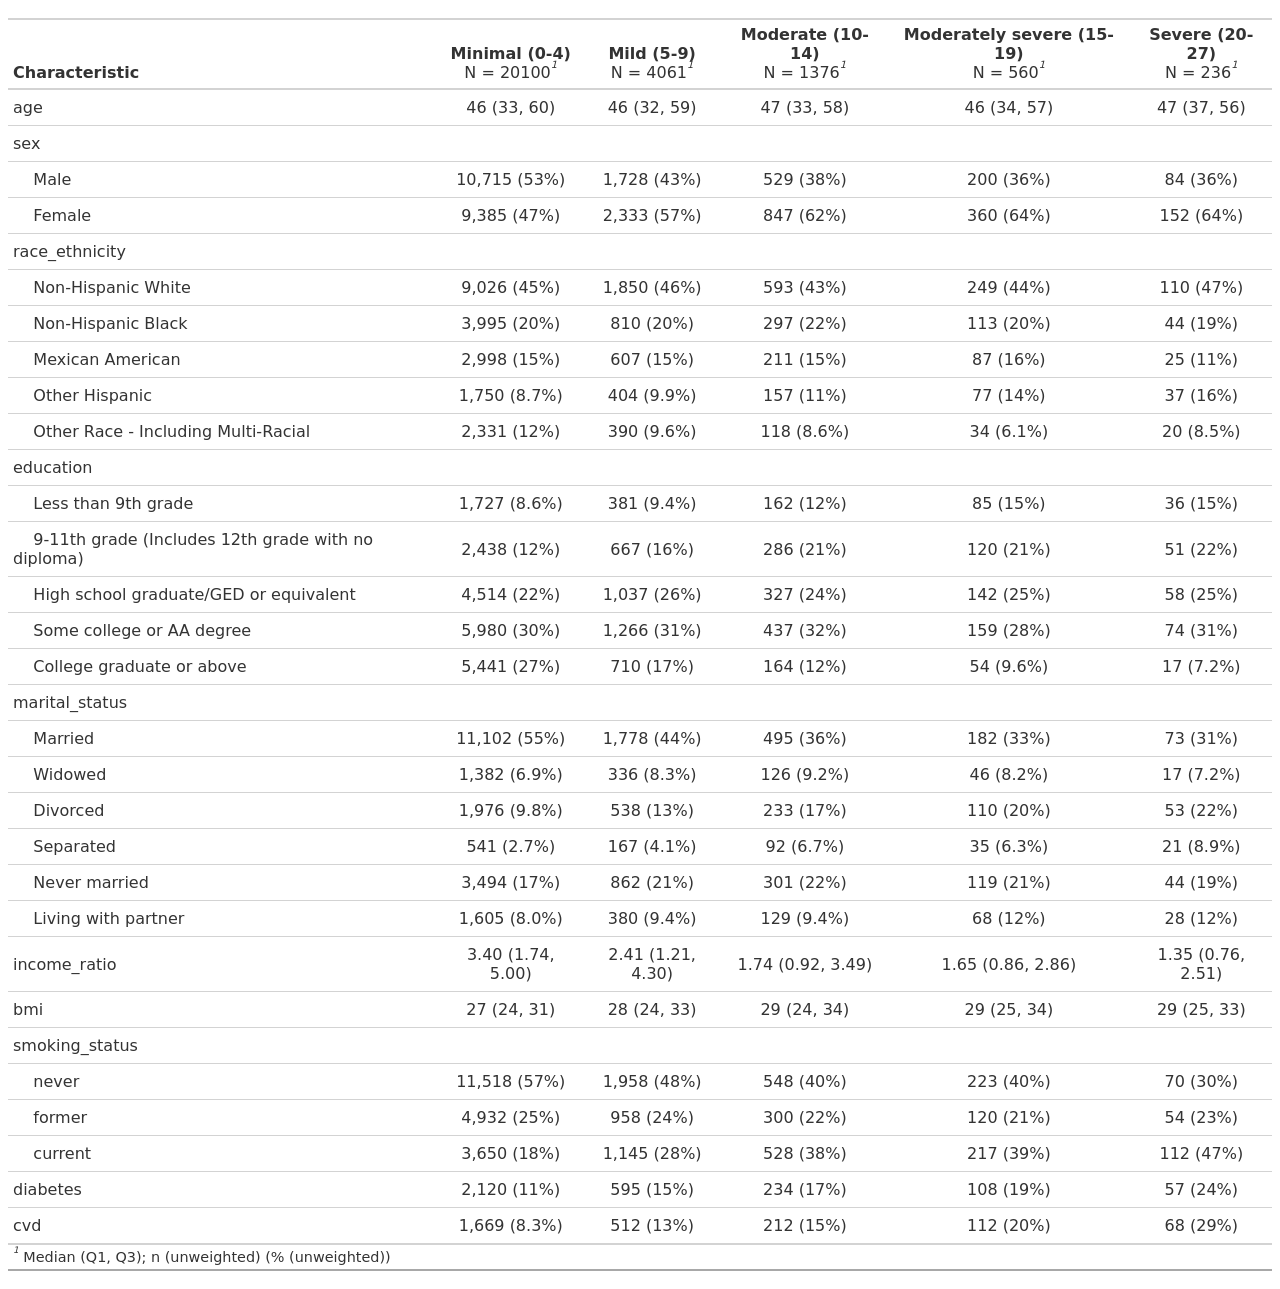
<file: docs/table1.html>
<!DOCTYPE html>
<html lang="en">
<head>
<meta charset="utf-8"/>
<style>body{background-color:white;}</style>


</head>
<body>
<div id="wbqdjftbae" style="padding-left:0px;padding-right:0px;padding-top:10px;padding-bottom:10px;overflow-x:auto;overflow-y:auto;width:auto;height:auto;">
  <style>#wbqdjftbae table {
  font-family: system-ui, 'Segoe UI', Roboto, Helvetica, Arial, sans-serif, 'Apple Color Emoji', 'Segoe UI Emoji', 'Segoe UI Symbol', 'Noto Color Emoji';
  -webkit-font-smoothing: antialiased;
  -moz-osx-font-smoothing: grayscale;
}

#wbqdjftbae thead, #wbqdjftbae tbody, #wbqdjftbae tfoot, #wbqdjftbae tr, #wbqdjftbae td, #wbqdjftbae th {
  border-style: none;
}

#wbqdjftbae p {
  margin: 0;
  padding: 0;
}

#wbqdjftbae .gt_table {
  display: table;
  border-collapse: collapse;
  line-height: normal;
  margin-left: auto;
  margin-right: auto;
  color: #333333;
  font-size: 16px;
  font-weight: normal;
  font-style: normal;
  background-color: #FFFFFF;
  width: auto;
  border-top-style: solid;
  border-top-width: 2px;
  border-top-color: #A8A8A8;
  border-right-style: none;
  border-right-width: 2px;
  border-right-color: #D3D3D3;
  border-bottom-style: solid;
  border-bottom-width: 2px;
  border-bottom-color: #A8A8A8;
  border-left-style: none;
  border-left-width: 2px;
  border-left-color: #D3D3D3;
}

#wbqdjftbae .gt_caption {
  padding-top: 4px;
  padding-bottom: 4px;
}

#wbqdjftbae .gt_title {
  color: #333333;
  font-size: 125%;
  font-weight: initial;
  padding-top: 4px;
  padding-bottom: 4px;
  padding-left: 5px;
  padding-right: 5px;
  border-bottom-color: #FFFFFF;
  border-bottom-width: 0;
}

#wbqdjftbae .gt_subtitle {
  color: #333333;
  font-size: 85%;
  font-weight: initial;
  padding-top: 3px;
  padding-bottom: 5px;
  padding-left: 5px;
  padding-right: 5px;
  border-top-color: #FFFFFF;
  border-top-width: 0;
}

#wbqdjftbae .gt_heading {
  background-color: #FFFFFF;
  text-align: center;
  border-bottom-color: #FFFFFF;
  border-left-style: none;
  border-left-width: 1px;
  border-left-color: #D3D3D3;
  border-right-style: none;
  border-right-width: 1px;
  border-right-color: #D3D3D3;
}

#wbqdjftbae .gt_bottom_border {
  border-bottom-style: solid;
  border-bottom-width: 2px;
  border-bottom-color: #D3D3D3;
}

#wbqdjftbae .gt_col_headings {
  border-top-style: solid;
  border-top-width: 2px;
  border-top-color: #D3D3D3;
  border-bottom-style: solid;
  border-bottom-width: 2px;
  border-bottom-color: #D3D3D3;
  border-left-style: none;
  border-left-width: 1px;
  border-left-color: #D3D3D3;
  border-right-style: none;
  border-right-width: 1px;
  border-right-color: #D3D3D3;
}

#wbqdjftbae .gt_col_heading {
  color: #333333;
  background-color: #FFFFFF;
  font-size: 100%;
  font-weight: normal;
  text-transform: inherit;
  border-left-style: none;
  border-left-width: 1px;
  border-left-color: #D3D3D3;
  border-right-style: none;
  border-right-width: 1px;
  border-right-color: #D3D3D3;
  vertical-align: bottom;
  padding-top: 5px;
  padding-bottom: 6px;
  padding-left: 5px;
  padding-right: 5px;
  overflow-x: hidden;
}

#wbqdjftbae .gt_column_spanner_outer {
  color: #333333;
  background-color: #FFFFFF;
  font-size: 100%;
  font-weight: normal;
  text-transform: inherit;
  padding-top: 0;
  padding-bottom: 0;
  padding-left: 4px;
  padding-right: 4px;
}

#wbqdjftbae .gt_column_spanner_outer:first-child {
  padding-left: 0;
}

#wbqdjftbae .gt_column_spanner_outer:last-child {
  padding-right: 0;
}

#wbqdjftbae .gt_column_spanner {
  border-bottom-style: solid;
  border-bottom-width: 2px;
  border-bottom-color: #D3D3D3;
  vertical-align: bottom;
  padding-top: 5px;
  padding-bottom: 5px;
  overflow-x: hidden;
  display: inline-block;
  width: 100%;
}

#wbqdjftbae .gt_spanner_row {
  border-bottom-style: hidden;
}

#wbqdjftbae .gt_group_heading {
  padding-top: 8px;
  padding-bottom: 8px;
  padding-left: 5px;
  padding-right: 5px;
  color: #333333;
  background-color: #FFFFFF;
  font-size: 100%;
  font-weight: initial;
  text-transform: inherit;
  border-top-style: solid;
  border-top-width: 2px;
  border-top-color: #D3D3D3;
  border-bottom-style: solid;
  border-bottom-width: 2px;
  border-bottom-color: #D3D3D3;
  border-left-style: none;
  border-left-width: 1px;
  border-left-color: #D3D3D3;
  border-right-style: none;
  border-right-width: 1px;
  border-right-color: #D3D3D3;
  vertical-align: middle;
  text-align: left;
}

#wbqdjftbae .gt_empty_group_heading {
  padding: 0.5px;
  color: #333333;
  background-color: #FFFFFF;
  font-size: 100%;
  font-weight: initial;
  border-top-style: solid;
  border-top-width: 2px;
  border-top-color: #D3D3D3;
  border-bottom-style: solid;
  border-bottom-width: 2px;
  border-bottom-color: #D3D3D3;
  vertical-align: middle;
}

#wbqdjftbae .gt_from_md > :first-child {
  margin-top: 0;
}

#wbqdjftbae .gt_from_md > :last-child {
  margin-bottom: 0;
}

#wbqdjftbae .gt_row {
  padding-top: 8px;
  padding-bottom: 8px;
  padding-left: 5px;
  padding-right: 5px;
  margin: 10px;
  border-top-style: solid;
  border-top-width: 1px;
  border-top-color: #D3D3D3;
  border-left-style: none;
  border-left-width: 1px;
  border-left-color: #D3D3D3;
  border-right-style: none;
  border-right-width: 1px;
  border-right-color: #D3D3D3;
  vertical-align: middle;
  overflow-x: hidden;
}

#wbqdjftbae .gt_stub {
  color: #333333;
  background-color: #FFFFFF;
  font-size: 100%;
  font-weight: initial;
  text-transform: inherit;
  border-right-style: solid;
  border-right-width: 2px;
  border-right-color: #D3D3D3;
  padding-left: 5px;
  padding-right: 5px;
}

#wbqdjftbae .gt_stub_row_group {
  color: #333333;
  background-color: #FFFFFF;
  font-size: 100%;
  font-weight: initial;
  text-transform: inherit;
  border-right-style: solid;
  border-right-width: 2px;
  border-right-color: #D3D3D3;
  padding-left: 5px;
  padding-right: 5px;
  vertical-align: top;
}

#wbqdjftbae .gt_row_group_first td {
  border-top-width: 2px;
}

#wbqdjftbae .gt_row_group_first th {
  border-top-width: 2px;
}

#wbqdjftbae .gt_summary_row {
  color: #333333;
  background-color: #FFFFFF;
  text-transform: inherit;
  padding-top: 8px;
  padding-bottom: 8px;
  padding-left: 5px;
  padding-right: 5px;
}

#wbqdjftbae .gt_first_summary_row {
  border-top-style: solid;
  border-top-color: #D3D3D3;
}

#wbqdjftbae .gt_first_summary_row.thick {
  border-top-width: 2px;
}

#wbqdjftbae .gt_last_summary_row {
  padding-top: 8px;
  padding-bottom: 8px;
  padding-left: 5px;
  padding-right: 5px;
  border-bottom-style: solid;
  border-bottom-width: 2px;
  border-bottom-color: #D3D3D3;
}

#wbqdjftbae .gt_grand_summary_row {
  color: #333333;
  background-color: #FFFFFF;
  text-transform: inherit;
  padding-top: 8px;
  padding-bottom: 8px;
  padding-left: 5px;
  padding-right: 5px;
}

#wbqdjftbae .gt_first_grand_summary_row {
  padding-top: 8px;
  padding-bottom: 8px;
  padding-left: 5px;
  padding-right: 5px;
  border-top-style: double;
  border-top-width: 6px;
  border-top-color: #D3D3D3;
}

#wbqdjftbae .gt_last_grand_summary_row_top {
  padding-top: 8px;
  padding-bottom: 8px;
  padding-left: 5px;
  padding-right: 5px;
  border-bottom-style: double;
  border-bottom-width: 6px;
  border-bottom-color: #D3D3D3;
}

#wbqdjftbae .gt_striped {
  background-color: rgba(128, 128, 128, 0.05);
}

#wbqdjftbae .gt_table_body {
  border-top-style: solid;
  border-top-width: 2px;
  border-top-color: #D3D3D3;
  border-bottom-style: solid;
  border-bottom-width: 2px;
  border-bottom-color: #D3D3D3;
}

#wbqdjftbae .gt_footnotes {
  color: #333333;
  background-color: #FFFFFF;
  border-bottom-style: none;
  border-bottom-width: 2px;
  border-bottom-color: #D3D3D3;
  border-left-style: none;
  border-left-width: 2px;
  border-left-color: #D3D3D3;
  border-right-style: none;
  border-right-width: 2px;
  border-right-color: #D3D3D3;
}

#wbqdjftbae .gt_footnote {
  margin: 0px;
  font-size: 90%;
  padding-top: 4px;
  padding-bottom: 4px;
  padding-left: 5px;
  padding-right: 5px;
}

#wbqdjftbae .gt_sourcenotes {
  color: #333333;
  background-color: #FFFFFF;
  border-bottom-style: none;
  border-bottom-width: 2px;
  border-bottom-color: #D3D3D3;
  border-left-style: none;
  border-left-width: 2px;
  border-left-color: #D3D3D3;
  border-right-style: none;
  border-right-width: 2px;
  border-right-color: #D3D3D3;
}

#wbqdjftbae .gt_sourcenote {
  font-size: 90%;
  padding-top: 4px;
  padding-bottom: 4px;
  padding-left: 5px;
  padding-right: 5px;
}

#wbqdjftbae .gt_left {
  text-align: left;
}

#wbqdjftbae .gt_center {
  text-align: center;
}

#wbqdjftbae .gt_right {
  text-align: right;
  font-variant-numeric: tabular-nums;
}

#wbqdjftbae .gt_font_normal {
  font-weight: normal;
}

#wbqdjftbae .gt_font_bold {
  font-weight: bold;
}

#wbqdjftbae .gt_font_italic {
  font-style: italic;
}

#wbqdjftbae .gt_super {
  font-size: 65%;
}

#wbqdjftbae .gt_footnote_marks {
  font-size: 75%;
  vertical-align: 0.4em;
  position: initial;
}

#wbqdjftbae .gt_asterisk {
  font-size: 100%;
  vertical-align: 0;
}

#wbqdjftbae .gt_indent_1 {
  text-indent: 5px;
}

#wbqdjftbae .gt_indent_2 {
  text-indent: 10px;
}

#wbqdjftbae .gt_indent_3 {
  text-indent: 15px;
}

#wbqdjftbae .gt_indent_4 {
  text-indent: 20px;
}

#wbqdjftbae .gt_indent_5 {
  text-indent: 25px;
}

#wbqdjftbae .katex-display {
  display: inline-flex !important;
  margin-bottom: 0.75em !important;
}

#wbqdjftbae div.Reactable > div.rt-table > div.rt-thead > div.rt-tr.rt-tr-group-header > div.rt-th-group:after {
  height: 0px !important;
}
</style>
  <table class="gt_table" data-quarto-disable-processing="false" data-quarto-bootstrap="false">
  <thead>
    <tr class="gt_col_headings">
      <th class="gt_col_heading gt_columns_bottom_border gt_left" rowspan="1" colspan="1" scope="col" id="label"><span class='gt_from_md'><strong>Characteristic</strong></span></th>
      <th class="gt_col_heading gt_columns_bottom_border gt_center" rowspan="1" colspan="1" scope="col" id="stat_1"><span class='gt_from_md'><strong>Minimal (0-4)</strong><br />
N = 20100</span><span class="gt_footnote_marks" style="white-space:nowrap;font-style:italic;font-weight:normal;line-height:0;"><sup>1</sup></span></th>
      <th class="gt_col_heading gt_columns_bottom_border gt_center" rowspan="1" colspan="1" scope="col" id="stat_2"><span class='gt_from_md'><strong>Mild (5-9)</strong><br />
N = 4061</span><span class="gt_footnote_marks" style="white-space:nowrap;font-style:italic;font-weight:normal;line-height:0;"><sup>1</sup></span></th>
      <th class="gt_col_heading gt_columns_bottom_border gt_center" rowspan="1" colspan="1" scope="col" id="stat_3"><span class='gt_from_md'><strong>Moderate (10-14)</strong><br />
N = 1376</span><span class="gt_footnote_marks" style="white-space:nowrap;font-style:italic;font-weight:normal;line-height:0;"><sup>1</sup></span></th>
      <th class="gt_col_heading gt_columns_bottom_border gt_center" rowspan="1" colspan="1" scope="col" id="stat_4"><span class='gt_from_md'><strong>Moderately severe (15-19)</strong><br />
N = 560</span><span class="gt_footnote_marks" style="white-space:nowrap;font-style:italic;font-weight:normal;line-height:0;"><sup>1</sup></span></th>
      <th class="gt_col_heading gt_columns_bottom_border gt_center" rowspan="1" colspan="1" scope="col" id="stat_5"><span class='gt_from_md'><strong>Severe (20-27)</strong><br />
N = 236</span><span class="gt_footnote_marks" style="white-space:nowrap;font-style:italic;font-weight:normal;line-height:0;"><sup>1</sup></span></th>
    </tr>
  </thead>
  <tbody class="gt_table_body">
    <tr><td headers="label" class="gt_row gt_left">age</td>
<td headers="stat_1" class="gt_row gt_center">46 (33, 60)</td>
<td headers="stat_2" class="gt_row gt_center">46 (32, 59)</td>
<td headers="stat_3" class="gt_row gt_center">47 (33, 58)</td>
<td headers="stat_4" class="gt_row gt_center">46 (34, 57)</td>
<td headers="stat_5" class="gt_row gt_center">47 (37, 56)</td></tr>
    <tr><td headers="label" class="gt_row gt_left">sex</td>
<td headers="stat_1" class="gt_row gt_center"><br /></td>
<td headers="stat_2" class="gt_row gt_center"><br /></td>
<td headers="stat_3" class="gt_row gt_center"><br /></td>
<td headers="stat_4" class="gt_row gt_center"><br /></td>
<td headers="stat_5" class="gt_row gt_center"><br /></td></tr>
    <tr><td headers="label" class="gt_row gt_left">    Male</td>
<td headers="stat_1" class="gt_row gt_center">10,715 (53%)</td>
<td headers="stat_2" class="gt_row gt_center">1,728 (43%)</td>
<td headers="stat_3" class="gt_row gt_center">529 (38%)</td>
<td headers="stat_4" class="gt_row gt_center">200 (36%)</td>
<td headers="stat_5" class="gt_row gt_center">84 (36%)</td></tr>
    <tr><td headers="label" class="gt_row gt_left">    Female</td>
<td headers="stat_1" class="gt_row gt_center">9,385 (47%)</td>
<td headers="stat_2" class="gt_row gt_center">2,333 (57%)</td>
<td headers="stat_3" class="gt_row gt_center">847 (62%)</td>
<td headers="stat_4" class="gt_row gt_center">360 (64%)</td>
<td headers="stat_5" class="gt_row gt_center">152 (64%)</td></tr>
    <tr><td headers="label" class="gt_row gt_left">race_ethnicity</td>
<td headers="stat_1" class="gt_row gt_center"><br /></td>
<td headers="stat_2" class="gt_row gt_center"><br /></td>
<td headers="stat_3" class="gt_row gt_center"><br /></td>
<td headers="stat_4" class="gt_row gt_center"><br /></td>
<td headers="stat_5" class="gt_row gt_center"><br /></td></tr>
    <tr><td headers="label" class="gt_row gt_left">    Non-Hispanic White</td>
<td headers="stat_1" class="gt_row gt_center">9,026 (45%)</td>
<td headers="stat_2" class="gt_row gt_center">1,850 (46%)</td>
<td headers="stat_3" class="gt_row gt_center">593 (43%)</td>
<td headers="stat_4" class="gt_row gt_center">249 (44%)</td>
<td headers="stat_5" class="gt_row gt_center">110 (47%)</td></tr>
    <tr><td headers="label" class="gt_row gt_left">    Non-Hispanic Black</td>
<td headers="stat_1" class="gt_row gt_center">3,995 (20%)</td>
<td headers="stat_2" class="gt_row gt_center">810 (20%)</td>
<td headers="stat_3" class="gt_row gt_center">297 (22%)</td>
<td headers="stat_4" class="gt_row gt_center">113 (20%)</td>
<td headers="stat_5" class="gt_row gt_center">44 (19%)</td></tr>
    <tr><td headers="label" class="gt_row gt_left">    Mexican American</td>
<td headers="stat_1" class="gt_row gt_center">2,998 (15%)</td>
<td headers="stat_2" class="gt_row gt_center">607 (15%)</td>
<td headers="stat_3" class="gt_row gt_center">211 (15%)</td>
<td headers="stat_4" class="gt_row gt_center">87 (16%)</td>
<td headers="stat_5" class="gt_row gt_center">25 (11%)</td></tr>
    <tr><td headers="label" class="gt_row gt_left">    Other Hispanic</td>
<td headers="stat_1" class="gt_row gt_center">1,750 (8.7%)</td>
<td headers="stat_2" class="gt_row gt_center">404 (9.9%)</td>
<td headers="stat_3" class="gt_row gt_center">157 (11%)</td>
<td headers="stat_4" class="gt_row gt_center">77 (14%)</td>
<td headers="stat_5" class="gt_row gt_center">37 (16%)</td></tr>
    <tr><td headers="label" class="gt_row gt_left">    Other Race - Including Multi-Racial</td>
<td headers="stat_1" class="gt_row gt_center">2,331 (12%)</td>
<td headers="stat_2" class="gt_row gt_center">390 (9.6%)</td>
<td headers="stat_3" class="gt_row gt_center">118 (8.6%)</td>
<td headers="stat_4" class="gt_row gt_center">34 (6.1%)</td>
<td headers="stat_5" class="gt_row gt_center">20 (8.5%)</td></tr>
    <tr><td headers="label" class="gt_row gt_left">education</td>
<td headers="stat_1" class="gt_row gt_center"><br /></td>
<td headers="stat_2" class="gt_row gt_center"><br /></td>
<td headers="stat_3" class="gt_row gt_center"><br /></td>
<td headers="stat_4" class="gt_row gt_center"><br /></td>
<td headers="stat_5" class="gt_row gt_center"><br /></td></tr>
    <tr><td headers="label" class="gt_row gt_left">    Less than 9th grade</td>
<td headers="stat_1" class="gt_row gt_center">1,727 (8.6%)</td>
<td headers="stat_2" class="gt_row gt_center">381 (9.4%)</td>
<td headers="stat_3" class="gt_row gt_center">162 (12%)</td>
<td headers="stat_4" class="gt_row gt_center">85 (15%)</td>
<td headers="stat_5" class="gt_row gt_center">36 (15%)</td></tr>
    <tr><td headers="label" class="gt_row gt_left">    9-11th grade (Includes 12th grade with no diploma)</td>
<td headers="stat_1" class="gt_row gt_center">2,438 (12%)</td>
<td headers="stat_2" class="gt_row gt_center">667 (16%)</td>
<td headers="stat_3" class="gt_row gt_center">286 (21%)</td>
<td headers="stat_4" class="gt_row gt_center">120 (21%)</td>
<td headers="stat_5" class="gt_row gt_center">51 (22%)</td></tr>
    <tr><td headers="label" class="gt_row gt_left">    High school graduate/GED or equivalent</td>
<td headers="stat_1" class="gt_row gt_center">4,514 (22%)</td>
<td headers="stat_2" class="gt_row gt_center">1,037 (26%)</td>
<td headers="stat_3" class="gt_row gt_center">327 (24%)</td>
<td headers="stat_4" class="gt_row gt_center">142 (25%)</td>
<td headers="stat_5" class="gt_row gt_center">58 (25%)</td></tr>
    <tr><td headers="label" class="gt_row gt_left">    Some college or AA degree</td>
<td headers="stat_1" class="gt_row gt_center">5,980 (30%)</td>
<td headers="stat_2" class="gt_row gt_center">1,266 (31%)</td>
<td headers="stat_3" class="gt_row gt_center">437 (32%)</td>
<td headers="stat_4" class="gt_row gt_center">159 (28%)</td>
<td headers="stat_5" class="gt_row gt_center">74 (31%)</td></tr>
    <tr><td headers="label" class="gt_row gt_left">    College graduate or above</td>
<td headers="stat_1" class="gt_row gt_center">5,441 (27%)</td>
<td headers="stat_2" class="gt_row gt_center">710 (17%)</td>
<td headers="stat_3" class="gt_row gt_center">164 (12%)</td>
<td headers="stat_4" class="gt_row gt_center">54 (9.6%)</td>
<td headers="stat_5" class="gt_row gt_center">17 (7.2%)</td></tr>
    <tr><td headers="label" class="gt_row gt_left">marital_status</td>
<td headers="stat_1" class="gt_row gt_center"><br /></td>
<td headers="stat_2" class="gt_row gt_center"><br /></td>
<td headers="stat_3" class="gt_row gt_center"><br /></td>
<td headers="stat_4" class="gt_row gt_center"><br /></td>
<td headers="stat_5" class="gt_row gt_center"><br /></td></tr>
    <tr><td headers="label" class="gt_row gt_left">    Married</td>
<td headers="stat_1" class="gt_row gt_center">11,102 (55%)</td>
<td headers="stat_2" class="gt_row gt_center">1,778 (44%)</td>
<td headers="stat_3" class="gt_row gt_center">495 (36%)</td>
<td headers="stat_4" class="gt_row gt_center">182 (33%)</td>
<td headers="stat_5" class="gt_row gt_center">73 (31%)</td></tr>
    <tr><td headers="label" class="gt_row gt_left">    Widowed</td>
<td headers="stat_1" class="gt_row gt_center">1,382 (6.9%)</td>
<td headers="stat_2" class="gt_row gt_center">336 (8.3%)</td>
<td headers="stat_3" class="gt_row gt_center">126 (9.2%)</td>
<td headers="stat_4" class="gt_row gt_center">46 (8.2%)</td>
<td headers="stat_5" class="gt_row gt_center">17 (7.2%)</td></tr>
    <tr><td headers="label" class="gt_row gt_left">    Divorced</td>
<td headers="stat_1" class="gt_row gt_center">1,976 (9.8%)</td>
<td headers="stat_2" class="gt_row gt_center">538 (13%)</td>
<td headers="stat_3" class="gt_row gt_center">233 (17%)</td>
<td headers="stat_4" class="gt_row gt_center">110 (20%)</td>
<td headers="stat_5" class="gt_row gt_center">53 (22%)</td></tr>
    <tr><td headers="label" class="gt_row gt_left">    Separated</td>
<td headers="stat_1" class="gt_row gt_center">541 (2.7%)</td>
<td headers="stat_2" class="gt_row gt_center">167 (4.1%)</td>
<td headers="stat_3" class="gt_row gt_center">92 (6.7%)</td>
<td headers="stat_4" class="gt_row gt_center">35 (6.3%)</td>
<td headers="stat_5" class="gt_row gt_center">21 (8.9%)</td></tr>
    <tr><td headers="label" class="gt_row gt_left">    Never married</td>
<td headers="stat_1" class="gt_row gt_center">3,494 (17%)</td>
<td headers="stat_2" class="gt_row gt_center">862 (21%)</td>
<td headers="stat_3" class="gt_row gt_center">301 (22%)</td>
<td headers="stat_4" class="gt_row gt_center">119 (21%)</td>
<td headers="stat_5" class="gt_row gt_center">44 (19%)</td></tr>
    <tr><td headers="label" class="gt_row gt_left">    Living with partner</td>
<td headers="stat_1" class="gt_row gt_center">1,605 (8.0%)</td>
<td headers="stat_2" class="gt_row gt_center">380 (9.4%)</td>
<td headers="stat_3" class="gt_row gt_center">129 (9.4%)</td>
<td headers="stat_4" class="gt_row gt_center">68 (12%)</td>
<td headers="stat_5" class="gt_row gt_center">28 (12%)</td></tr>
    <tr><td headers="label" class="gt_row gt_left">income_ratio</td>
<td headers="stat_1" class="gt_row gt_center">3.40 (1.74, 5.00)</td>
<td headers="stat_2" class="gt_row gt_center">2.41 (1.21, 4.30)</td>
<td headers="stat_3" class="gt_row gt_center">1.74 (0.92, 3.49)</td>
<td headers="stat_4" class="gt_row gt_center">1.65 (0.86, 2.86)</td>
<td headers="stat_5" class="gt_row gt_center">1.35 (0.76, 2.51)</td></tr>
    <tr><td headers="label" class="gt_row gt_left">bmi</td>
<td headers="stat_1" class="gt_row gt_center">27 (24, 31)</td>
<td headers="stat_2" class="gt_row gt_center">28 (24, 33)</td>
<td headers="stat_3" class="gt_row gt_center">29 (24, 34)</td>
<td headers="stat_4" class="gt_row gt_center">29 (25, 34)</td>
<td headers="stat_5" class="gt_row gt_center">29 (25, 33)</td></tr>
    <tr><td headers="label" class="gt_row gt_left">smoking_status</td>
<td headers="stat_1" class="gt_row gt_center"><br /></td>
<td headers="stat_2" class="gt_row gt_center"><br /></td>
<td headers="stat_3" class="gt_row gt_center"><br /></td>
<td headers="stat_4" class="gt_row gt_center"><br /></td>
<td headers="stat_5" class="gt_row gt_center"><br /></td></tr>
    <tr><td headers="label" class="gt_row gt_left">    never</td>
<td headers="stat_1" class="gt_row gt_center">11,518 (57%)</td>
<td headers="stat_2" class="gt_row gt_center">1,958 (48%)</td>
<td headers="stat_3" class="gt_row gt_center">548 (40%)</td>
<td headers="stat_4" class="gt_row gt_center">223 (40%)</td>
<td headers="stat_5" class="gt_row gt_center">70 (30%)</td></tr>
    <tr><td headers="label" class="gt_row gt_left">    former</td>
<td headers="stat_1" class="gt_row gt_center">4,932 (25%)</td>
<td headers="stat_2" class="gt_row gt_center">958 (24%)</td>
<td headers="stat_3" class="gt_row gt_center">300 (22%)</td>
<td headers="stat_4" class="gt_row gt_center">120 (21%)</td>
<td headers="stat_5" class="gt_row gt_center">54 (23%)</td></tr>
    <tr><td headers="label" class="gt_row gt_left">    current</td>
<td headers="stat_1" class="gt_row gt_center">3,650 (18%)</td>
<td headers="stat_2" class="gt_row gt_center">1,145 (28%)</td>
<td headers="stat_3" class="gt_row gt_center">528 (38%)</td>
<td headers="stat_4" class="gt_row gt_center">217 (39%)</td>
<td headers="stat_5" class="gt_row gt_center">112 (47%)</td></tr>
    <tr><td headers="label" class="gt_row gt_left">diabetes</td>
<td headers="stat_1" class="gt_row gt_center">2,120 (11%)</td>
<td headers="stat_2" class="gt_row gt_center">595 (15%)</td>
<td headers="stat_3" class="gt_row gt_center">234 (17%)</td>
<td headers="stat_4" class="gt_row gt_center">108 (19%)</td>
<td headers="stat_5" class="gt_row gt_center">57 (24%)</td></tr>
    <tr><td headers="label" class="gt_row gt_left">cvd</td>
<td headers="stat_1" class="gt_row gt_center">1,669 (8.3%)</td>
<td headers="stat_2" class="gt_row gt_center">512 (13%)</td>
<td headers="stat_3" class="gt_row gt_center">212 (15%)</td>
<td headers="stat_4" class="gt_row gt_center">112 (20%)</td>
<td headers="stat_5" class="gt_row gt_center">68 (29%)</td></tr>
  </tbody>
  <tfoot>
    <tr class="gt_footnotes">
      <td class="gt_footnote" colspan="6"><span class="gt_footnote_marks" style="white-space:nowrap;font-style:italic;font-weight:normal;line-height:0;"><sup>1</sup></span> <span class='gt_from_md'>Median (Q1, Q3); n (unweighted) (% (unweighted))</span></td>
    </tr>
  </tfoot>
</table>
</div>
</body>
</html>
</file>
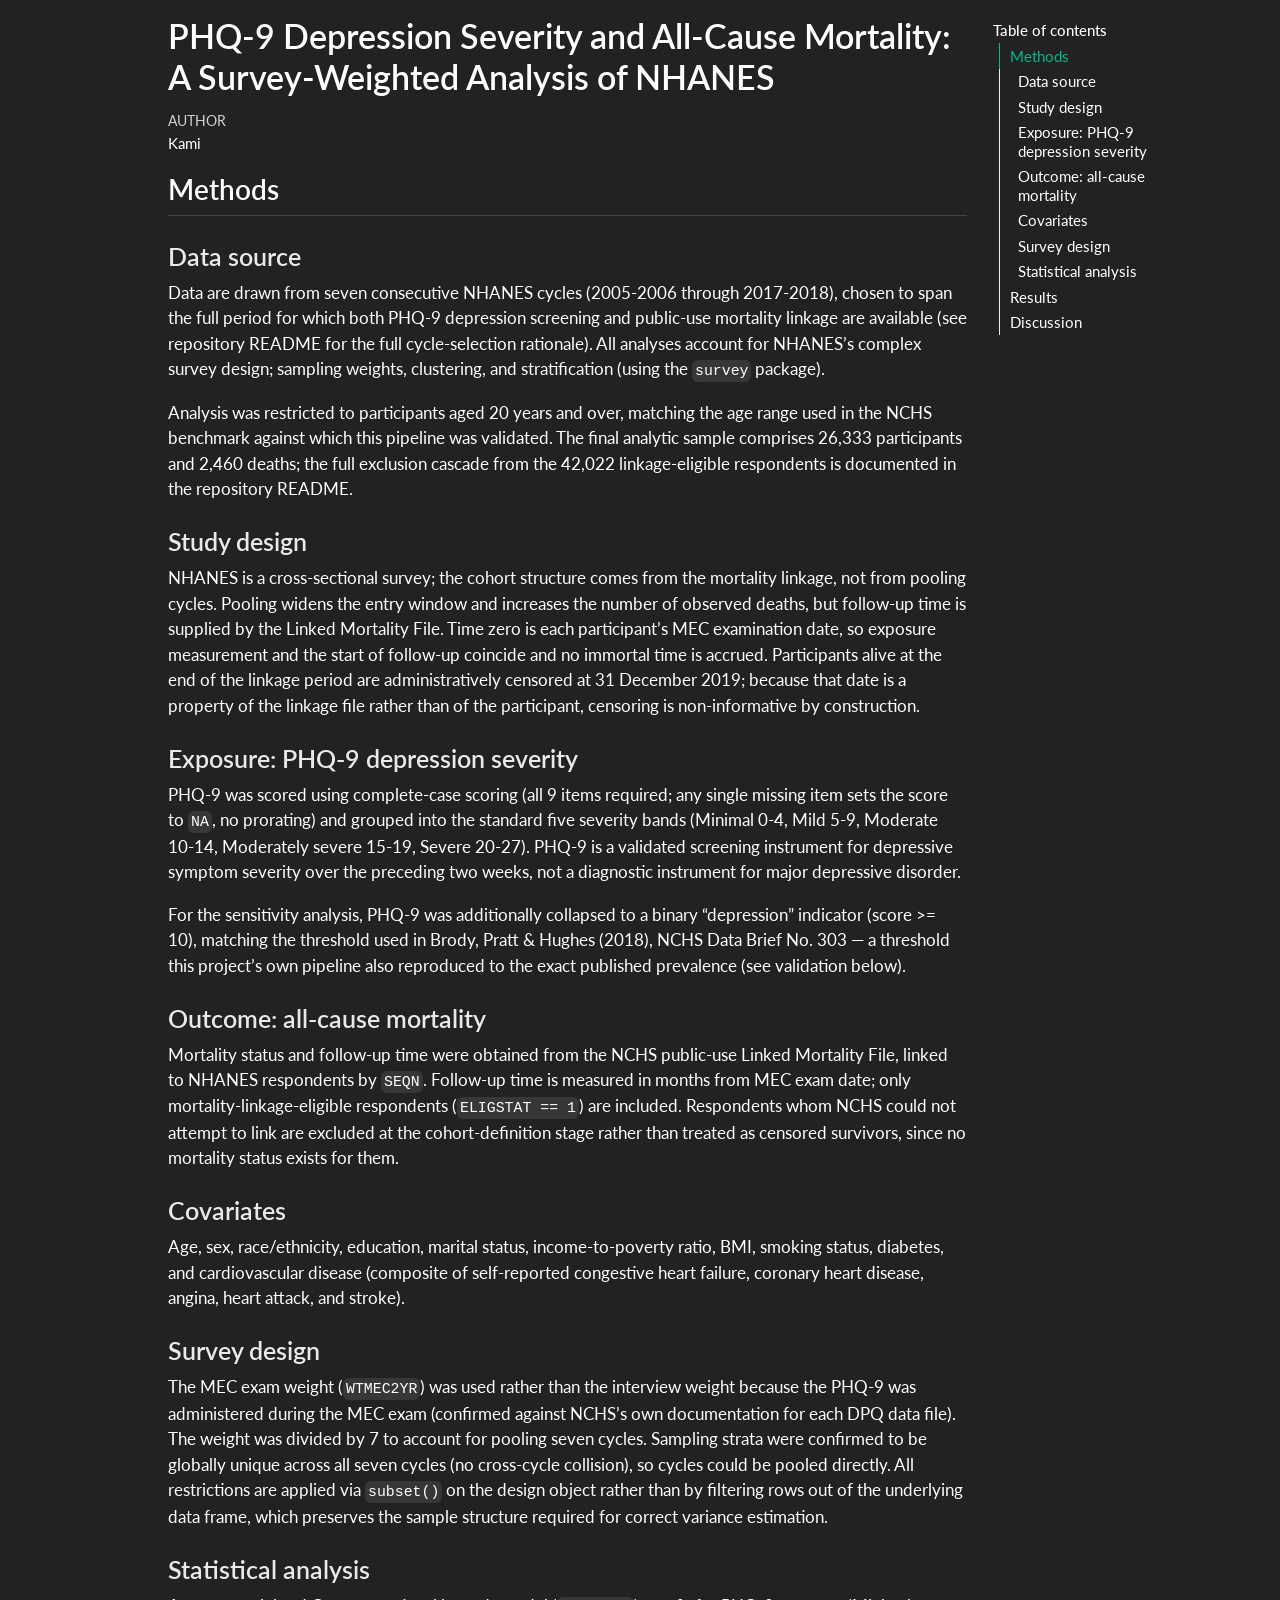
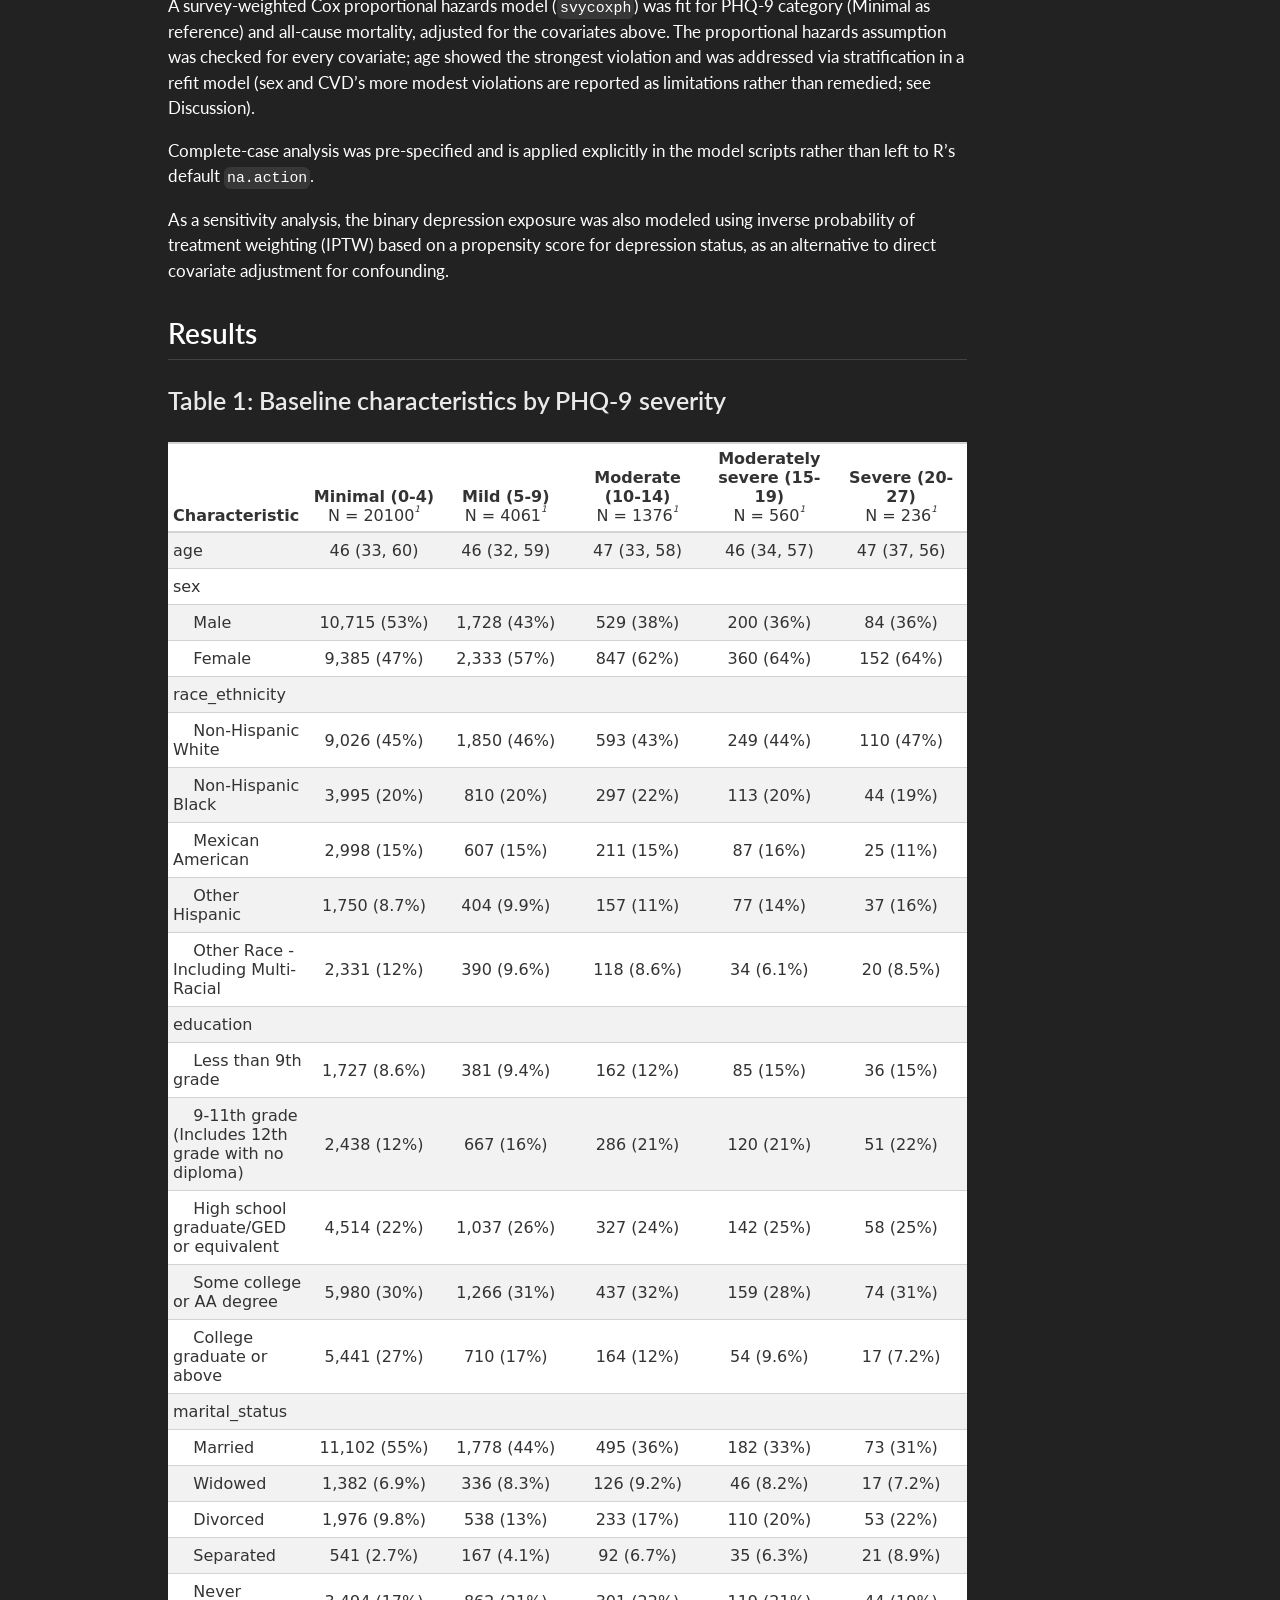
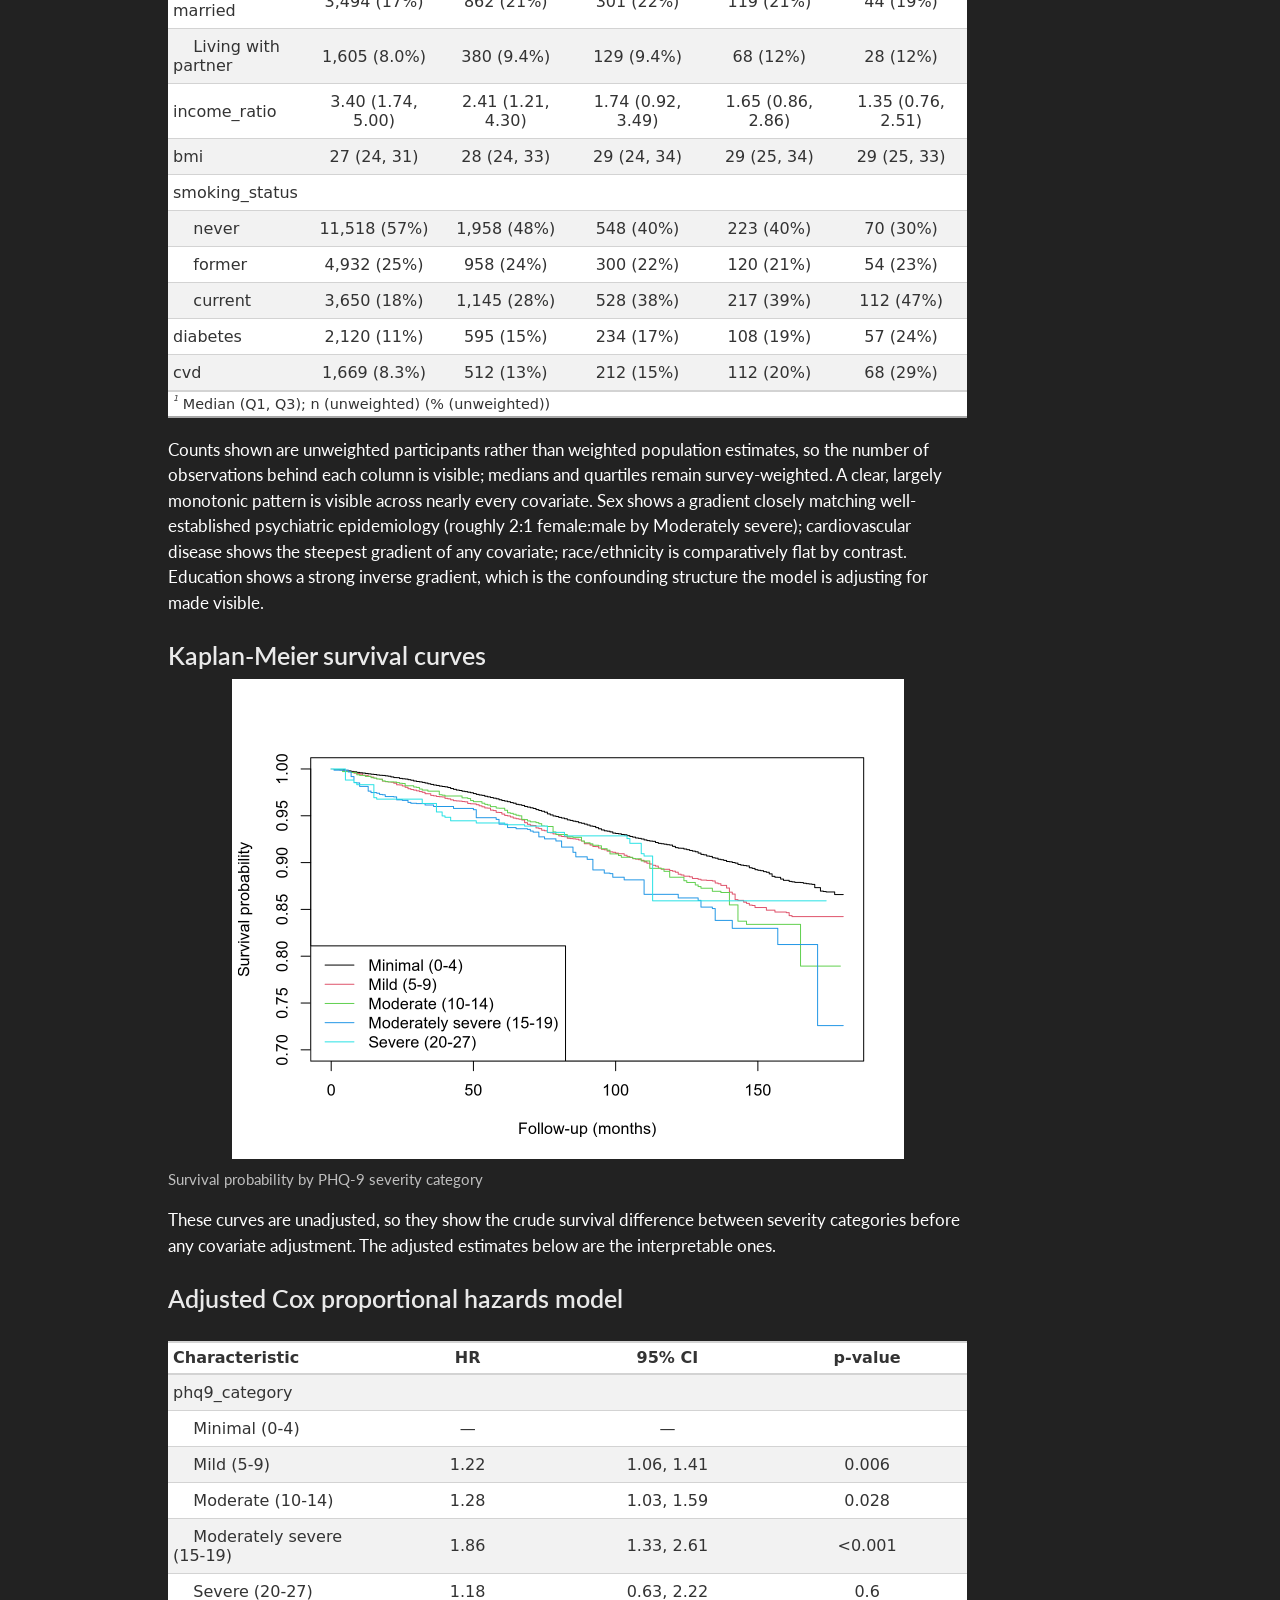
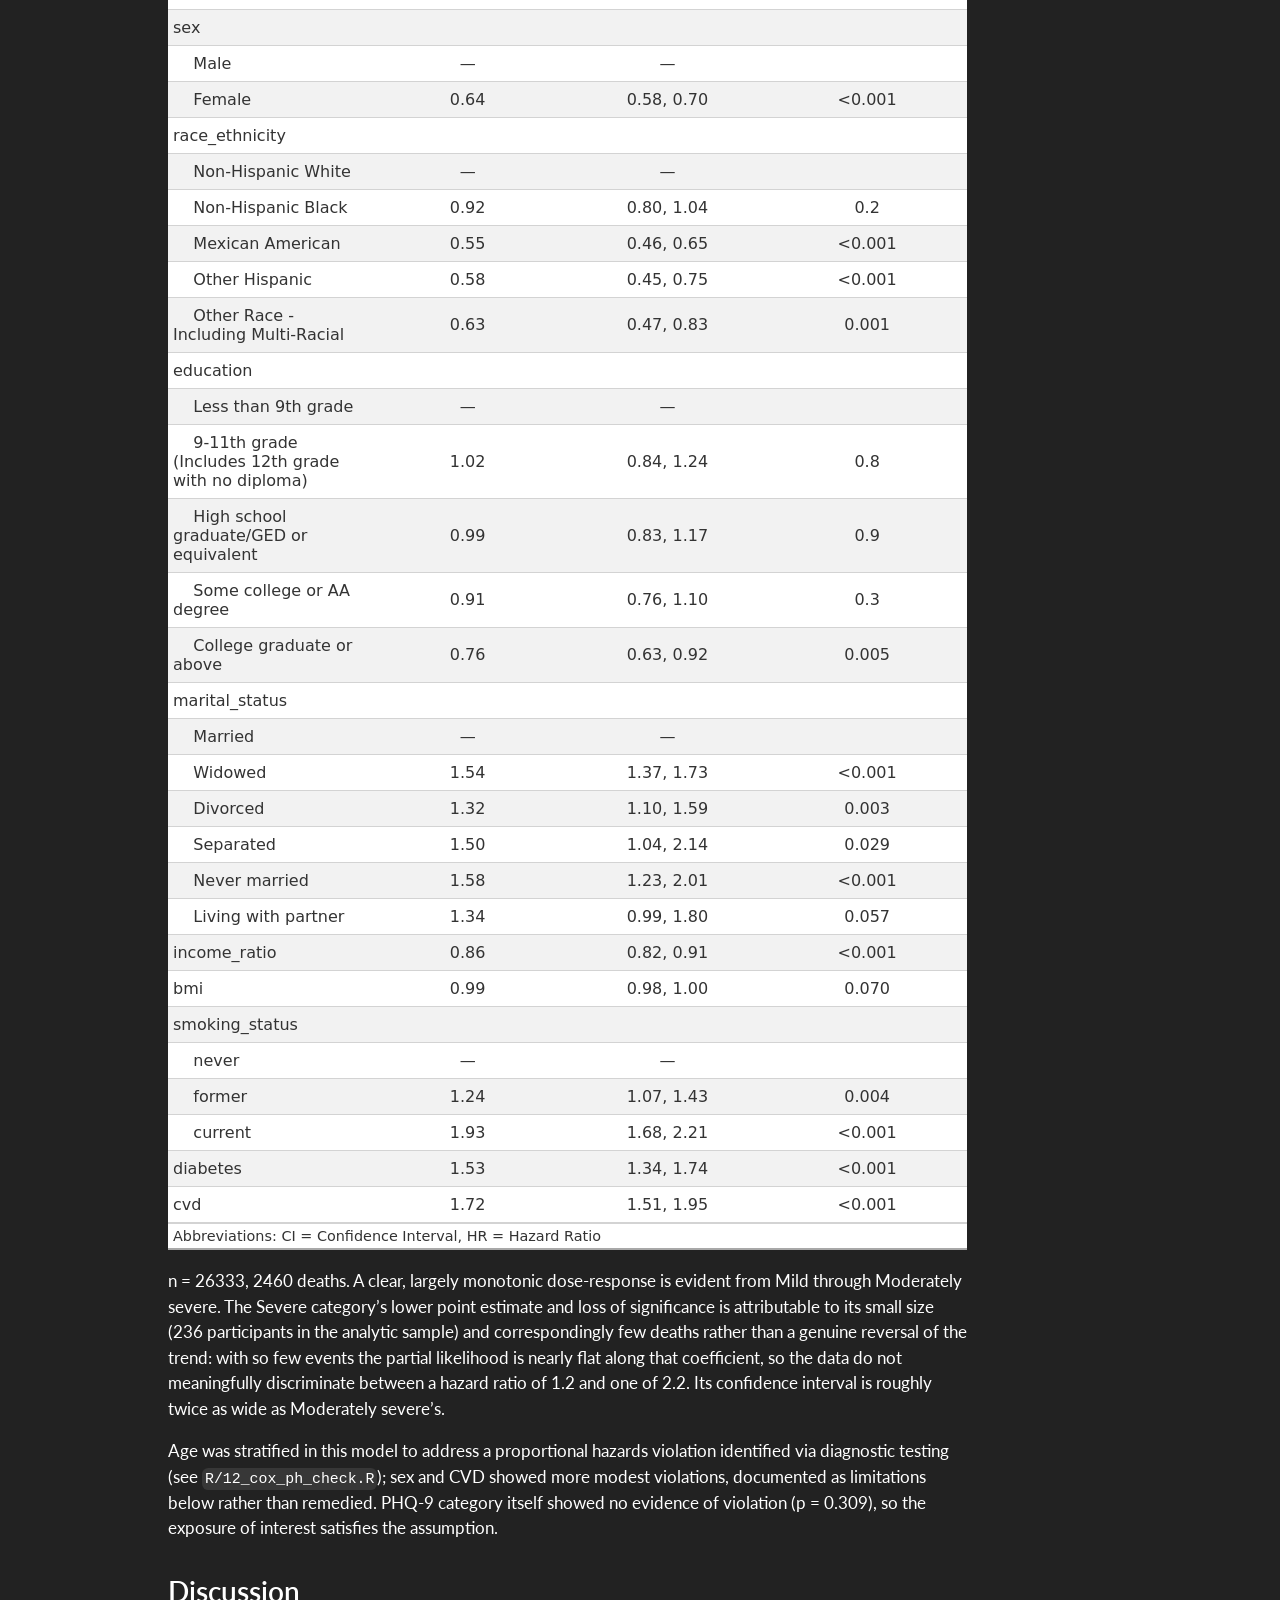
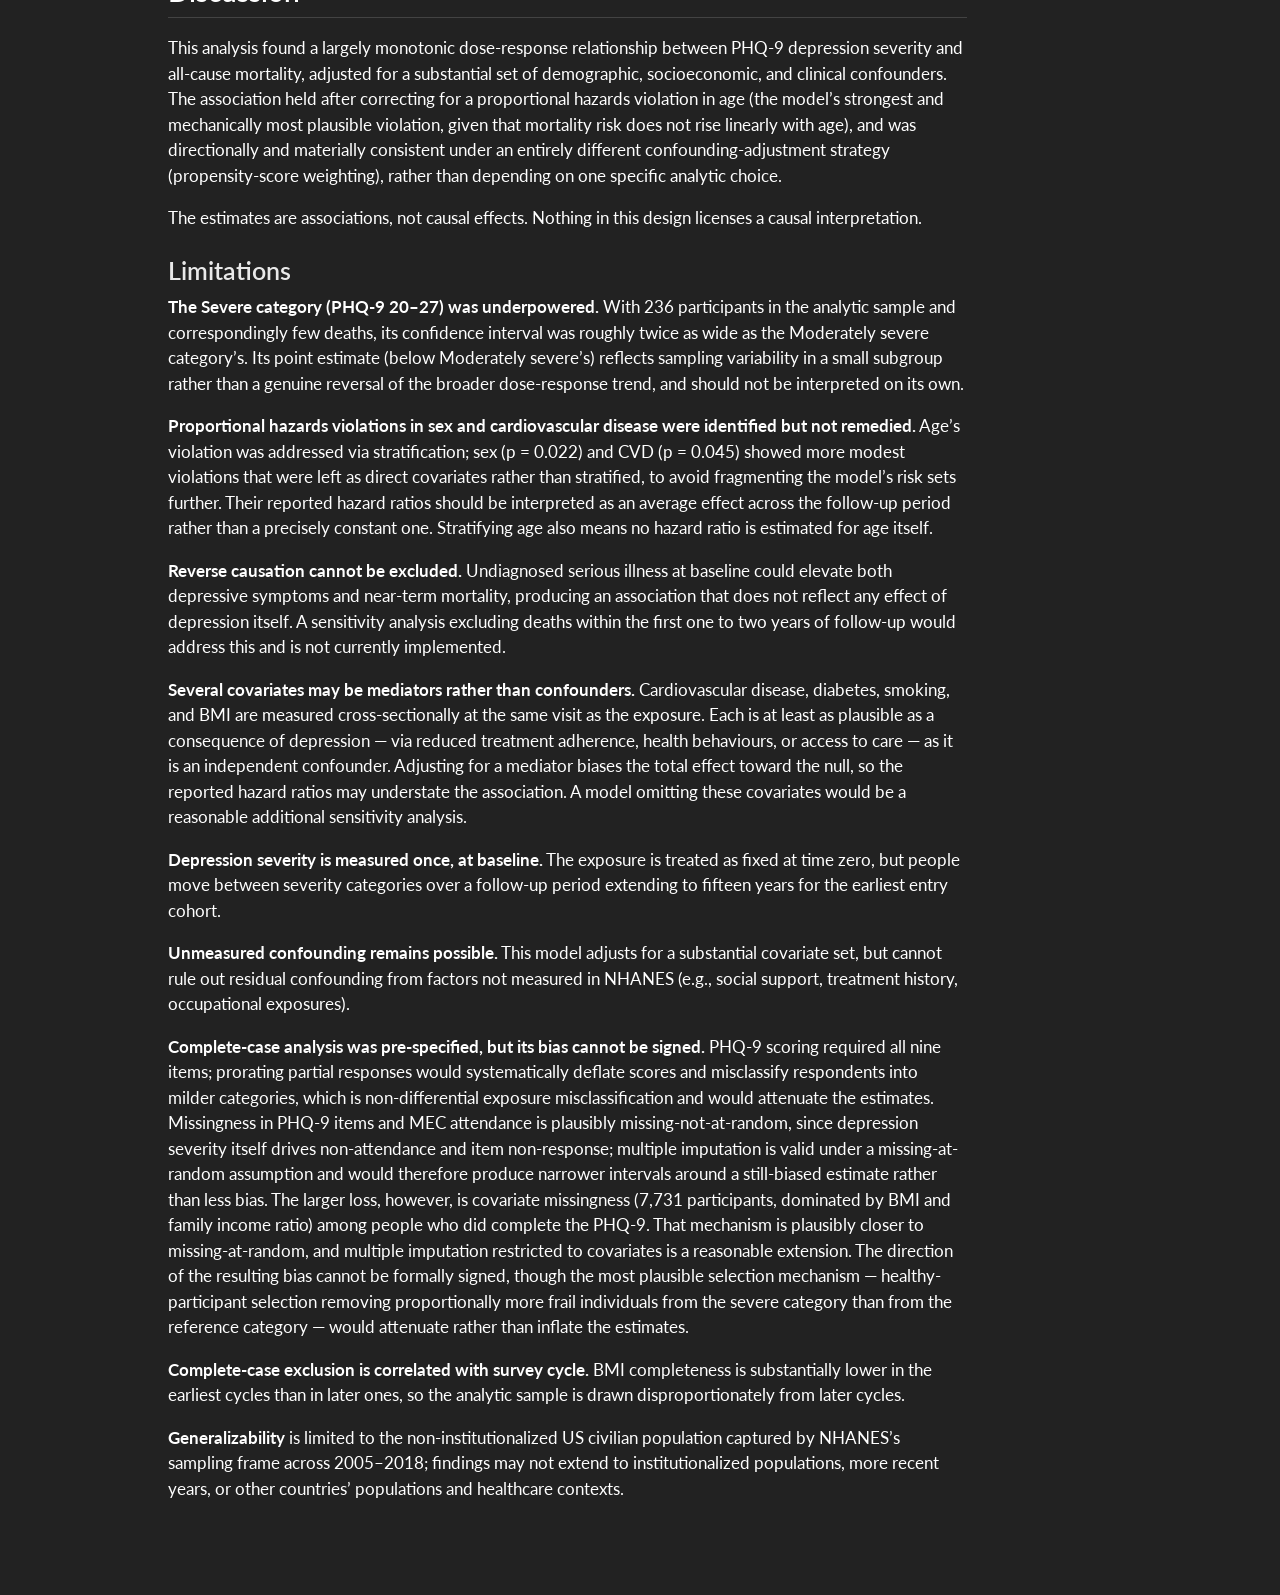
<file: docs/reports/analysis.html>
<!DOCTYPE html>
<html xmlns="http://www.w3.org/1999/xhtml" lang="en" xml:lang="en"><head>

<meta charset="utf-8">
<meta name="generator" content="quarto-1.10.18">

<meta name="viewport" content="width=device-width, initial-scale=1.0, user-scalable=yes">

<meta name="author" content="Kami">

<title>PHQ-9 Depression Severity and All-Cause Mortality: A Survey-Weighted Analysis of NHANES</title>
<style>
/* Default styles provided by pandoc.
** See https://pandoc.org/MANUAL.html#variables-for-html for config info.
*/
span.smallcaps{font-variant: small-caps;}
div.columns{display: flex; gap: 1.5em;}
div.column{flex: auto;}
@media screen {
div.columns{gap: min(4vw, 1.5em);}
div.column{overflow-x: auto;}
}
div.hanging-indent{margin-left: 1.5em; text-indent: -1.5em;}
ul.task-list{list-style: none;}
ul.task-list li input[type="checkbox"] {
  width: 0.8em;
  margin: 0 0.8em 0.2em -1em; /* quarto-specific, see https://github.com/quarto-dev/quarto-cli/issues/4556 */ 
  vertical-align: middle;
}
</style>


<script src="analysis_files/libs/clipboard/clipboard.min.js"></script>
<script src="analysis_files/libs/quarto-html/quarto.js" type="module"></script>
<script src="analysis_files/libs/quarto-html/tabsets/tabsets.js" type="module"></script>
<script src="analysis_files/libs/quarto-html/popper.min.js"></script>
<script src="analysis_files/libs/quarto-html/tippy.umd.min.js"></script>
<script src="analysis_files/libs/quarto-html/anchor.min.js"></script>
<link href="analysis_files/libs/quarto-html/tippy.css" rel="stylesheet">
<link href="analysis_files/libs/quarto-html/quarto-syntax-highlighting-dark-b85bc7c33db8c58e0ec93c3465666fed.css" rel="stylesheet" id="quarto-text-highlighting-styles">
<script src="analysis_files/libs/bootstrap/bootstrap.min.js"></script>
<link href="analysis_files/libs/bootstrap/bootstrap-icons.css" rel="stylesheet">
<link href="analysis_files/libs/bootstrap/bootstrap-d78c8994d7499c1ffcac18e0cf40e17d.min.css" rel="stylesheet" append-hash="true" id="quarto-bootstrap" data-mode="dark">


</head>

<body class="quarto-light">

<div id="quarto-content" class="page-columns page-rows-contents page-layout-article">
<div id="quarto-margin-sidebar" class="sidebar margin-sidebar">
  <nav id="TOC" role="doc-toc" class="toc-active">
    <h2 id="toc-title">Table of contents</h2>
   
  <ul>
  <li><a href="#methods" id="toc-methods" class="nav-link active" data-scroll-target="#methods">Methods</a>
  <ul class="collapse">
  <li><a href="#data-source" id="toc-data-source" class="nav-link" data-scroll-target="#data-source">Data source</a></li>
  <li><a href="#study-design" id="toc-study-design" class="nav-link" data-scroll-target="#study-design">Study design</a></li>
  <li><a href="#exposure-phq-9-depression-severity" id="toc-exposure-phq-9-depression-severity" class="nav-link" data-scroll-target="#exposure-phq-9-depression-severity">Exposure: PHQ-9 depression severity</a></li>
  <li><a href="#outcome-all-cause-mortality" id="toc-outcome-all-cause-mortality" class="nav-link" data-scroll-target="#outcome-all-cause-mortality">Outcome: all-cause mortality</a></li>
  <li><a href="#covariates" id="toc-covariates" class="nav-link" data-scroll-target="#covariates">Covariates</a></li>
  <li><a href="#survey-design" id="toc-survey-design" class="nav-link" data-scroll-target="#survey-design">Survey design</a></li>
  <li><a href="#statistical-analysis" id="toc-statistical-analysis" class="nav-link" data-scroll-target="#statistical-analysis">Statistical analysis</a></li>
  </ul></li>
  <li><a href="#results" id="toc-results" class="nav-link" data-scroll-target="#results">Results</a>
  <ul class="collapse">
  <li><a href="#table-1-baseline-characteristics-by-phq-9-severity" id="toc-table-1-baseline-characteristics-by-phq-9-severity" class="nav-link" data-scroll-target="#table-1-baseline-characteristics-by-phq-9-severity">Table 1: Baseline characteristics by PHQ-9 severity</a></li>
  <li><a href="#kaplan-meier-survival-curves" id="toc-kaplan-meier-survival-curves" class="nav-link" data-scroll-target="#kaplan-meier-survival-curves">Kaplan-Meier survival curves</a></li>
  <li><a href="#adjusted-cox-proportional-hazards-model" id="toc-adjusted-cox-proportional-hazards-model" class="nav-link" data-scroll-target="#adjusted-cox-proportional-hazards-model">Adjusted Cox proportional hazards model</a></li>
  </ul></li>
  <li><a href="#discussion" id="toc-discussion" class="nav-link" data-scroll-target="#discussion">Discussion</a>
  <ul class="collapse">
  <li><a href="#limitations" id="toc-limitations" class="nav-link" data-scroll-target="#limitations">Limitations</a></li>
  </ul></li>
  </ul>
</nav>
</div>
<main class="content" id="quarto-document-content">

<header id="title-block-header" class="quarto-title-block default">
<div class="quarto-title">
<h1 class="title">PHQ-9 Depression Severity and All-Cause Mortality: A Survey-Weighted Analysis of NHANES</h1>
</div>



<div class="quarto-title-meta">

    <div>
    <div class="quarto-title-meta-heading">Author</div>
    <div class="quarto-title-meta-contents">
             <p>Kami </p>
          </div>
  </div>
    
  
    
  </div>
  


</header>


<section id="methods" class="level2">
<h2 class="anchored" data-anchor-id="methods">Methods</h2>
<section id="data-source" class="level3">
<h3 class="anchored" data-anchor-id="data-source">Data source</h3>
<p>Data are drawn from seven consecutive NHANES cycles (2005-2006 through 2017-2018), chosen to span the full period for which both PHQ-9 depression screening and public-use mortality linkage are available (see repository README for the full cycle-selection rationale). All analyses account for NHANES’s complex survey design; sampling weights, clustering, and stratification (using the <code>survey</code> package).</p>
<p>Analysis was restricted to participants aged 20 years and over, matching the age range used in the NCHS benchmark against which this pipeline was validated. The final analytic sample comprises 26,333 participants and 2,460 deaths; the full exclusion cascade from the 42,022 linkage-eligible respondents is documented in the repository README.</p>
</section>
<section id="study-design" class="level3">
<h3 class="anchored" data-anchor-id="study-design">Study design</h3>
<p>NHANES is a cross-sectional survey; the cohort structure comes from the mortality linkage, not from pooling cycles. Pooling widens the entry window and increases the number of observed deaths, but follow-up time is supplied by the Linked Mortality File. Time zero is each participant’s MEC examination date, so exposure measurement and the start of follow-up coincide and no immortal time is accrued. Participants alive at the end of the linkage period are administratively censored at 31 December 2019; because that date is a property of the linkage file rather than of the participant, censoring is non-informative by construction.</p>
</section>
<section id="exposure-phq-9-depression-severity" class="level3">
<h3 class="anchored" data-anchor-id="exposure-phq-9-depression-severity">Exposure: PHQ-9 depression severity</h3>
<p>PHQ-9 was scored using complete-case scoring (all 9 items required; any single missing item sets the score to <code>NA</code>, no prorating) and grouped into the standard five severity bands (Minimal 0-4, Mild 5-9, Moderate 10-14, Moderately severe 15-19, Severe 20-27). PHQ-9 is a validated screening instrument for depressive symptom severity over the preceding two weeks, not a diagnostic instrument for major depressive disorder.</p>
<p>For the sensitivity analysis, PHQ-9 was additionally collapsed to a binary “depression” indicator (score &gt;= 10), matching the threshold used in Brody, Pratt &amp; Hughes (2018), NCHS Data Brief No.&nbsp;303 — a threshold this project’s own pipeline also reproduced to the exact published prevalence (see validation below).</p>
</section>
<section id="outcome-all-cause-mortality" class="level3">
<h3 class="anchored" data-anchor-id="outcome-all-cause-mortality">Outcome: all-cause mortality</h3>
<p>Mortality status and follow-up time were obtained from the NCHS public-use Linked Mortality File, linked to NHANES respondents by <code>SEQN</code>. Follow-up time is measured in months from MEC exam date; only mortality-linkage-eligible respondents (<code>ELIGSTAT == 1</code>) are included. Respondents whom NCHS could not attempt to link are excluded at the cohort-definition stage rather than treated as censored survivors, since no mortality status exists for them.</p>
</section>
<section id="covariates" class="level3">
<h3 class="anchored" data-anchor-id="covariates">Covariates</h3>
<p>Age, sex, race/ethnicity, education, marital status, income-to-poverty ratio, BMI, smoking status, diabetes, and cardiovascular disease (composite of self-reported congestive heart failure, coronary heart disease, angina, heart attack, and stroke).</p>
</section>
<section id="survey-design" class="level3">
<h3 class="anchored" data-anchor-id="survey-design">Survey design</h3>
<p>The MEC exam weight (<code>WTMEC2YR</code>) was used rather than the interview weight because the PHQ-9 was administered during the MEC exam (confirmed against NCHS’s own documentation for each DPQ data file). The weight was divided by 7 to account for pooling seven cycles. Sampling strata were confirmed to be globally unique across all seven cycles (no cross-cycle collision), so cycles could be pooled directly. All restrictions are applied via <code>subset()</code> on the design object rather than by filtering rows out of the underlying data frame, which preserves the sample structure required for correct variance estimation.</p>
</section>
<section id="statistical-analysis" class="level3">
<h3 class="anchored" data-anchor-id="statistical-analysis">Statistical analysis</h3>
<p>A survey-weighted Cox proportional hazards model (<code>svycoxph</code>) was fit for PHQ-9 category (Minimal as reference) and all-cause mortality, adjusted for the covariates above. The proportional hazards assumption was checked for every covariate; age showed the strongest violation and was addressed via stratification in a refit model (sex and CVD’s more modest violations are reported as limitations rather than remedied; see Discussion).</p>
<p>Complete-case analysis was pre-specified and is applied explicitly in the model scripts rather than left to R’s default <code>na.action</code>.</p>
<p>As a sensitivity analysis, the binary depression exposure was also modeled using inverse probability of treatment weighting (IPTW) based on a propensity score for depression status, as an alternative to direct covariate adjustment for confounding.</p>
</section>
</section>
<section id="results" class="level2">
<h2 class="anchored" data-anchor-id="results">Results</h2>
<section id="table-1-baseline-characteristics-by-phq-9-severity" class="level3">
<h3 class="anchored" data-anchor-id="table-1-baseline-characteristics-by-phq-9-severity">Table 1: Baseline characteristics by PHQ-9 severity</h3>
<div class="cell">
<div class="cell-output-display">
<div id="zfcsguihte" style="padding-left:0px;padding-right:0px;padding-top:10px;padding-bottom:10px;overflow-x:auto;overflow-y:auto;width:auto;height:auto;">
<style>#zfcsguihte table {
  font-family: system-ui, 'Segoe UI', Roboto, Helvetica, Arial, sans-serif, 'Apple Color Emoji', 'Segoe UI Emoji', 'Segoe UI Symbol', 'Noto Color Emoji';
  -webkit-font-smoothing: antialiased;
  -moz-osx-font-smoothing: grayscale;
}

#zfcsguihte thead, #zfcsguihte tbody, #zfcsguihte tfoot, #zfcsguihte tr, #zfcsguihte td, #zfcsguihte th {
  border-style: none;
}

#zfcsguihte p {
  margin: 0;
  padding: 0;
}

#zfcsguihte .gt_table {
  display: table;
  border-collapse: collapse;
  line-height: normal;
  margin-left: auto;
  margin-right: auto;
  color: #333333;
  font-size: 16px;
  font-weight: normal;
  font-style: normal;
  background-color: #FFFFFF;
  width: auto;
  border-top-style: solid;
  border-top-width: 2px;
  border-top-color: #A8A8A8;
  border-right-style: none;
  border-right-width: 2px;
  border-right-color: #D3D3D3;
  border-bottom-style: solid;
  border-bottom-width: 2px;
  border-bottom-color: #A8A8A8;
  border-left-style: none;
  border-left-width: 2px;
  border-left-color: #D3D3D3;
}

#zfcsguihte .gt_caption {
  padding-top: 4px;
  padding-bottom: 4px;
}

#zfcsguihte .gt_title {
  color: #333333;
  font-size: 125%;
  font-weight: initial;
  padding-top: 4px;
  padding-bottom: 4px;
  padding-left: 5px;
  padding-right: 5px;
  border-bottom-color: #FFFFFF;
  border-bottom-width: 0;
}

#zfcsguihte .gt_subtitle {
  color: #333333;
  font-size: 85%;
  font-weight: initial;
  padding-top: 3px;
  padding-bottom: 5px;
  padding-left: 5px;
  padding-right: 5px;
  border-top-color: #FFFFFF;
  border-top-width: 0;
}

#zfcsguihte .gt_heading {
  background-color: #FFFFFF;
  text-align: center;
  border-bottom-color: #FFFFFF;
  border-left-style: none;
  border-left-width: 1px;
  border-left-color: #D3D3D3;
  border-right-style: none;
  border-right-width: 1px;
  border-right-color: #D3D3D3;
}

#zfcsguihte .gt_bottom_border {
  border-bottom-style: solid;
  border-bottom-width: 2px;
  border-bottom-color: #D3D3D3;
}

#zfcsguihte .gt_col_headings {
  border-top-style: solid;
  border-top-width: 2px;
  border-top-color: #D3D3D3;
  border-bottom-style: solid;
  border-bottom-width: 2px;
  border-bottom-color: #D3D3D3;
  border-left-style: none;
  border-left-width: 1px;
  border-left-color: #D3D3D3;
  border-right-style: none;
  border-right-width: 1px;
  border-right-color: #D3D3D3;
}

#zfcsguihte .gt_col_heading {
  color: #333333;
  background-color: #FFFFFF;
  font-size: 100%;
  font-weight: normal;
  text-transform: inherit;
  border-left-style: none;
  border-left-width: 1px;
  border-left-color: #D3D3D3;
  border-right-style: none;
  border-right-width: 1px;
  border-right-color: #D3D3D3;
  vertical-align: bottom;
  padding-top: 5px;
  padding-bottom: 6px;
  padding-left: 5px;
  padding-right: 5px;
  overflow-x: hidden;
}

#zfcsguihte .gt_column_spanner_outer {
  color: #333333;
  background-color: #FFFFFF;
  font-size: 100%;
  font-weight: normal;
  text-transform: inherit;
  padding-top: 0;
  padding-bottom: 0;
  padding-left: 4px;
  padding-right: 4px;
}

#zfcsguihte .gt_column_spanner_outer:first-child {
  padding-left: 0;
}

#zfcsguihte .gt_column_spanner_outer:last-child {
  padding-right: 0;
}

#zfcsguihte .gt_column_spanner {
  border-bottom-style: solid;
  border-bottom-width: 2px;
  border-bottom-color: #D3D3D3;
  vertical-align: bottom;
  padding-top: 5px;
  padding-bottom: 5px;
  overflow-x: hidden;
  display: inline-block;
  width: 100%;
}

#zfcsguihte .gt_spanner_row {
  border-bottom-style: hidden;
}

#zfcsguihte .gt_group_heading {
  padding-top: 8px;
  padding-bottom: 8px;
  padding-left: 5px;
  padding-right: 5px;
  color: #333333;
  background-color: #FFFFFF;
  font-size: 100%;
  font-weight: initial;
  text-transform: inherit;
  border-top-style: solid;
  border-top-width: 2px;
  border-top-color: #D3D3D3;
  border-bottom-style: solid;
  border-bottom-width: 2px;
  border-bottom-color: #D3D3D3;
  border-left-style: none;
  border-left-width: 1px;
  border-left-color: #D3D3D3;
  border-right-style: none;
  border-right-width: 1px;
  border-right-color: #D3D3D3;
  vertical-align: middle;
  text-align: left;
}

#zfcsguihte .gt_empty_group_heading {
  padding: 0.5px;
  color: #333333;
  background-color: #FFFFFF;
  font-size: 100%;
  font-weight: initial;
  border-top-style: solid;
  border-top-width: 2px;
  border-top-color: #D3D3D3;
  border-bottom-style: solid;
  border-bottom-width: 2px;
  border-bottom-color: #D3D3D3;
  vertical-align: middle;
}

#zfcsguihte .gt_from_md > :first-child {
  margin-top: 0;
}

#zfcsguihte .gt_from_md > :last-child {
  margin-bottom: 0;
}

#zfcsguihte .gt_row {
  padding-top: 8px;
  padding-bottom: 8px;
  padding-left: 5px;
  padding-right: 5px;
  margin: 10px;
  border-top-style: solid;
  border-top-width: 1px;
  border-top-color: #D3D3D3;
  border-left-style: none;
  border-left-width: 1px;
  border-left-color: #D3D3D3;
  border-right-style: none;
  border-right-width: 1px;
  border-right-color: #D3D3D3;
  vertical-align: middle;
  overflow-x: hidden;
}

#zfcsguihte .gt_stub {
  color: #333333;
  background-color: #FFFFFF;
  font-size: 100%;
  font-weight: initial;
  text-transform: inherit;
  border-right-style: solid;
  border-right-width: 2px;
  border-right-color: #D3D3D3;
  padding-left: 5px;
  padding-right: 5px;
}

#zfcsguihte .gt_stub_row_group {
  color: #333333;
  background-color: #FFFFFF;
  font-size: 100%;
  font-weight: initial;
  text-transform: inherit;
  border-right-style: solid;
  border-right-width: 2px;
  border-right-color: #D3D3D3;
  padding-left: 5px;
  padding-right: 5px;
  vertical-align: top;
}

#zfcsguihte .gt_row_group_first td {
  border-top-width: 2px;
}

#zfcsguihte .gt_row_group_first th {
  border-top-width: 2px;
}

#zfcsguihte .gt_summary_row {
  color: #333333;
  background-color: #FFFFFF;
  text-transform: inherit;
  padding-top: 8px;
  padding-bottom: 8px;
  padding-left: 5px;
  padding-right: 5px;
}

#zfcsguihte .gt_first_summary_row {
  border-top-style: solid;
  border-top-color: #D3D3D3;
}

#zfcsguihte .gt_first_summary_row.thick {
  border-top-width: 2px;
}

#zfcsguihte .gt_last_summary_row {
  padding-top: 8px;
  padding-bottom: 8px;
  padding-left: 5px;
  padding-right: 5px;
  border-bottom-style: solid;
  border-bottom-width: 2px;
  border-bottom-color: #D3D3D3;
}

#zfcsguihte .gt_grand_summary_row {
  color: #333333;
  background-color: #FFFFFF;
  text-transform: inherit;
  padding-top: 8px;
  padding-bottom: 8px;
  padding-left: 5px;
  padding-right: 5px;
}

#zfcsguihte .gt_first_grand_summary_row {
  padding-top: 8px;
  padding-bottom: 8px;
  padding-left: 5px;
  padding-right: 5px;
  border-top-style: double;
  border-top-width: 6px;
  border-top-color: #D3D3D3;
}

#zfcsguihte .gt_last_grand_summary_row_top {
  padding-top: 8px;
  padding-bottom: 8px;
  padding-left: 5px;
  padding-right: 5px;
  border-bottom-style: double;
  border-bottom-width: 6px;
  border-bottom-color: #D3D3D3;
}

#zfcsguihte .gt_striped {
  background-color: rgba(128, 128, 128, 0.05);
}

#zfcsguihte .gt_table_body {
  border-top-style: solid;
  border-top-width: 2px;
  border-top-color: #D3D3D3;
  border-bottom-style: solid;
  border-bottom-width: 2px;
  border-bottom-color: #D3D3D3;
}

#zfcsguihte .gt_footnotes {
  color: #333333;
  background-color: #FFFFFF;
  border-bottom-style: none;
  border-bottom-width: 2px;
  border-bottom-color: #D3D3D3;
  border-left-style: none;
  border-left-width: 2px;
  border-left-color: #D3D3D3;
  border-right-style: none;
  border-right-width: 2px;
  border-right-color: #D3D3D3;
}

#zfcsguihte .gt_footnote {
  margin: 0px;
  font-size: 90%;
  padding-top: 4px;
  padding-bottom: 4px;
  padding-left: 5px;
  padding-right: 5px;
}

#zfcsguihte .gt_sourcenotes {
  color: #333333;
  background-color: #FFFFFF;
  border-bottom-style: none;
  border-bottom-width: 2px;
  border-bottom-color: #D3D3D3;
  border-left-style: none;
  border-left-width: 2px;
  border-left-color: #D3D3D3;
  border-right-style: none;
  border-right-width: 2px;
  border-right-color: #D3D3D3;
}

#zfcsguihte .gt_sourcenote {
  font-size: 90%;
  padding-top: 4px;
  padding-bottom: 4px;
  padding-left: 5px;
  padding-right: 5px;
}

#zfcsguihte .gt_left {
  text-align: left;
}

#zfcsguihte .gt_center {
  text-align: center;
}

#zfcsguihte .gt_right {
  text-align: right;
  font-variant-numeric: tabular-nums;
}

#zfcsguihte .gt_font_normal {
  font-weight: normal;
}

#zfcsguihte .gt_font_bold {
  font-weight: bold;
}

#zfcsguihte .gt_font_italic {
  font-style: italic;
}

#zfcsguihte .gt_super {
  font-size: 65%;
}

#zfcsguihte .gt_footnote_marks {
  font-size: 75%;
  vertical-align: 0.4em;
  position: initial;
}

#zfcsguihte .gt_asterisk {
  font-size: 100%;
  vertical-align: 0;
}

#zfcsguihte .gt_indent_1 {
  text-indent: 5px;
}

#zfcsguihte .gt_indent_2 {
  text-indent: 10px;
}

#zfcsguihte .gt_indent_3 {
  text-indent: 15px;
}

#zfcsguihte .gt_indent_4 {
  text-indent: 20px;
}

#zfcsguihte .gt_indent_5 {
  text-indent: 25px;
}

#zfcsguihte .katex-display {
  display: inline-flex !important;
  margin-bottom: 0.75em !important;
}

#zfcsguihte div.Reactable > div.rt-table > div.rt-thead > div.rt-tr.rt-tr-group-header > div.rt-th-group:after {
  height: 0px !important;
}
</style>

<table class="gt_table caption-top table table-sm table-striped small" data-quarto-bootstrap="false">
<colgroup>
<col style="width: 16%">
<col style="width: 16%">
<col style="width: 16%">
<col style="width: 16%">
<col style="width: 16%">
<col style="width: 16%">
</colgroup>
<thead>
<tr class="gt_col_headings header">
<th id="label" class="gt_col_heading gt_columns_bottom_border gt_left" data-quarto-table-cell-role="th" scope="col"><strong>Characteristic</strong></th>
<th id="stat_1" class="gt_col_heading gt_columns_bottom_border gt_center" data-quarto-table-cell-role="th" scope="col"><strong>Minimal (0-4)</strong><br>
N = 20100<span class="gt_footnote_marks" style="white-space:nowrap;font-style:italic;font-weight:normal;line-height:0;"><sup>1</sup></span></th>
<th id="stat_2" class="gt_col_heading gt_columns_bottom_border gt_center" data-quarto-table-cell-role="th" scope="col"><strong>Mild (5-9)</strong><br>
N = 4061<span class="gt_footnote_marks" style="white-space:nowrap;font-style:italic;font-weight:normal;line-height:0;"><sup>1</sup></span></th>
<th id="stat_3" class="gt_col_heading gt_columns_bottom_border gt_center" data-quarto-table-cell-role="th" scope="col"><strong>Moderate (10-14)</strong><br>
N = 1376<span class="gt_footnote_marks" style="white-space:nowrap;font-style:italic;font-weight:normal;line-height:0;"><sup>1</sup></span></th>
<th id="stat_4" class="gt_col_heading gt_columns_bottom_border gt_center" data-quarto-table-cell-role="th" scope="col"><strong>Moderately severe (15-19)</strong><br>
N = 560<span class="gt_footnote_marks" style="white-space:nowrap;font-style:italic;font-weight:normal;line-height:0;"><sup>1</sup></span></th>
<th id="stat_5" class="gt_col_heading gt_columns_bottom_border gt_center" data-quarto-table-cell-role="th" scope="col"><strong>Severe (20-27)</strong><br>
N = 236<span class="gt_footnote_marks" style="white-space:nowrap;font-style:italic;font-weight:normal;line-height:0;"><sup>1</sup></span></th>
</tr>
</thead>
<tbody class="gt_table_body">
<tr class="odd">
<td class="gt_row gt_left" headers="label">age</td>
<td class="gt_row gt_center" headers="stat_1">46 (33, 60)</td>
<td class="gt_row gt_center" headers="stat_2">46 (32, 59)</td>
<td class="gt_row gt_center" headers="stat_3">47 (33, 58)</td>
<td class="gt_row gt_center" headers="stat_4">46 (34, 57)</td>
<td class="gt_row gt_center" headers="stat_5">47 (37, 56)</td>
</tr>
<tr class="even">
<td class="gt_row gt_left" headers="label">sex</td>
<td class="gt_row gt_center" headers="stat_1"><br>
</td>
<td class="gt_row gt_center" headers="stat_2"><br>
</td>
<td class="gt_row gt_center" headers="stat_3"><br>
</td>
<td class="gt_row gt_center" headers="stat_4"><br>
</td>
<td class="gt_row gt_center" headers="stat_5"><br>
</td>
</tr>
<tr class="odd">
<td class="gt_row gt_left" headers="label">&nbsp;&nbsp;&nbsp;&nbsp;Male</td>
<td class="gt_row gt_center" headers="stat_1">10,715 (53%)</td>
<td class="gt_row gt_center" headers="stat_2">1,728 (43%)</td>
<td class="gt_row gt_center" headers="stat_3">529 (38%)</td>
<td class="gt_row gt_center" headers="stat_4">200 (36%)</td>
<td class="gt_row gt_center" headers="stat_5">84 (36%)</td>
</tr>
<tr class="even">
<td class="gt_row gt_left" headers="label">&nbsp;&nbsp;&nbsp;&nbsp;Female</td>
<td class="gt_row gt_center" headers="stat_1">9,385 (47%)</td>
<td class="gt_row gt_center" headers="stat_2">2,333 (57%)</td>
<td class="gt_row gt_center" headers="stat_3">847 (62%)</td>
<td class="gt_row gt_center" headers="stat_4">360 (64%)</td>
<td class="gt_row gt_center" headers="stat_5">152 (64%)</td>
</tr>
<tr class="odd">
<td class="gt_row gt_left" headers="label">race_ethnicity</td>
<td class="gt_row gt_center" headers="stat_1"><br>
</td>
<td class="gt_row gt_center" headers="stat_2"><br>
</td>
<td class="gt_row gt_center" headers="stat_3"><br>
</td>
<td class="gt_row gt_center" headers="stat_4"><br>
</td>
<td class="gt_row gt_center" headers="stat_5"><br>
</td>
</tr>
<tr class="even">
<td class="gt_row gt_left" headers="label">&nbsp;&nbsp;&nbsp;&nbsp;Non-Hispanic White</td>
<td class="gt_row gt_center" headers="stat_1">9,026 (45%)</td>
<td class="gt_row gt_center" headers="stat_2">1,850 (46%)</td>
<td class="gt_row gt_center" headers="stat_3">593 (43%)</td>
<td class="gt_row gt_center" headers="stat_4">249 (44%)</td>
<td class="gt_row gt_center" headers="stat_5">110 (47%)</td>
</tr>
<tr class="odd">
<td class="gt_row gt_left" headers="label">&nbsp;&nbsp;&nbsp;&nbsp;Non-Hispanic Black</td>
<td class="gt_row gt_center" headers="stat_1">3,995 (20%)</td>
<td class="gt_row gt_center" headers="stat_2">810 (20%)</td>
<td class="gt_row gt_center" headers="stat_3">297 (22%)</td>
<td class="gt_row gt_center" headers="stat_4">113 (20%)</td>
<td class="gt_row gt_center" headers="stat_5">44 (19%)</td>
</tr>
<tr class="even">
<td class="gt_row gt_left" headers="label">&nbsp;&nbsp;&nbsp;&nbsp;Mexican American</td>
<td class="gt_row gt_center" headers="stat_1">2,998 (15%)</td>
<td class="gt_row gt_center" headers="stat_2">607 (15%)</td>
<td class="gt_row gt_center" headers="stat_3">211 (15%)</td>
<td class="gt_row gt_center" headers="stat_4">87 (16%)</td>
<td class="gt_row gt_center" headers="stat_5">25 (11%)</td>
</tr>
<tr class="odd">
<td class="gt_row gt_left" headers="label">&nbsp;&nbsp;&nbsp;&nbsp;Other Hispanic</td>
<td class="gt_row gt_center" headers="stat_1">1,750 (8.7%)</td>
<td class="gt_row gt_center" headers="stat_2">404 (9.9%)</td>
<td class="gt_row gt_center" headers="stat_3">157 (11%)</td>
<td class="gt_row gt_center" headers="stat_4">77 (14%)</td>
<td class="gt_row gt_center" headers="stat_5">37 (16%)</td>
</tr>
<tr class="even">
<td class="gt_row gt_left" headers="label">&nbsp;&nbsp;&nbsp;&nbsp;Other Race - Including Multi-Racial</td>
<td class="gt_row gt_center" headers="stat_1">2,331 (12%)</td>
<td class="gt_row gt_center" headers="stat_2">390 (9.6%)</td>
<td class="gt_row gt_center" headers="stat_3">118 (8.6%)</td>
<td class="gt_row gt_center" headers="stat_4">34 (6.1%)</td>
<td class="gt_row gt_center" headers="stat_5">20 (8.5%)</td>
</tr>
<tr class="odd">
<td class="gt_row gt_left" headers="label">education</td>
<td class="gt_row gt_center" headers="stat_1"><br>
</td>
<td class="gt_row gt_center" headers="stat_2"><br>
</td>
<td class="gt_row gt_center" headers="stat_3"><br>
</td>
<td class="gt_row gt_center" headers="stat_4"><br>
</td>
<td class="gt_row gt_center" headers="stat_5"><br>
</td>
</tr>
<tr class="even">
<td class="gt_row gt_left" headers="label">&nbsp;&nbsp;&nbsp;&nbsp;Less than 9th grade</td>
<td class="gt_row gt_center" headers="stat_1">1,727 (8.6%)</td>
<td class="gt_row gt_center" headers="stat_2">381 (9.4%)</td>
<td class="gt_row gt_center" headers="stat_3">162 (12%)</td>
<td class="gt_row gt_center" headers="stat_4">85 (15%)</td>
<td class="gt_row gt_center" headers="stat_5">36 (15%)</td>
</tr>
<tr class="odd">
<td class="gt_row gt_left" headers="label">&nbsp;&nbsp;&nbsp;&nbsp;9-11th grade (Includes 12th grade with no diploma)</td>
<td class="gt_row gt_center" headers="stat_1">2,438 (12%)</td>
<td class="gt_row gt_center" headers="stat_2">667 (16%)</td>
<td class="gt_row gt_center" headers="stat_3">286 (21%)</td>
<td class="gt_row gt_center" headers="stat_4">120 (21%)</td>
<td class="gt_row gt_center" headers="stat_5">51 (22%)</td>
</tr>
<tr class="even">
<td class="gt_row gt_left" headers="label">&nbsp;&nbsp;&nbsp;&nbsp;High school graduate/GED or equivalent</td>
<td class="gt_row gt_center" headers="stat_1">4,514 (22%)</td>
<td class="gt_row gt_center" headers="stat_2">1,037 (26%)</td>
<td class="gt_row gt_center" headers="stat_3">327 (24%)</td>
<td class="gt_row gt_center" headers="stat_4">142 (25%)</td>
<td class="gt_row gt_center" headers="stat_5">58 (25%)</td>
</tr>
<tr class="odd">
<td class="gt_row gt_left" headers="label">&nbsp;&nbsp;&nbsp;&nbsp;Some college or AA degree</td>
<td class="gt_row gt_center" headers="stat_1">5,980 (30%)</td>
<td class="gt_row gt_center" headers="stat_2">1,266 (31%)</td>
<td class="gt_row gt_center" headers="stat_3">437 (32%)</td>
<td class="gt_row gt_center" headers="stat_4">159 (28%)</td>
<td class="gt_row gt_center" headers="stat_5">74 (31%)</td>
</tr>
<tr class="even">
<td class="gt_row gt_left" headers="label">&nbsp;&nbsp;&nbsp;&nbsp;College graduate or above</td>
<td class="gt_row gt_center" headers="stat_1">5,441 (27%)</td>
<td class="gt_row gt_center" headers="stat_2">710 (17%)</td>
<td class="gt_row gt_center" headers="stat_3">164 (12%)</td>
<td class="gt_row gt_center" headers="stat_4">54 (9.6%)</td>
<td class="gt_row gt_center" headers="stat_5">17 (7.2%)</td>
</tr>
<tr class="odd">
<td class="gt_row gt_left" headers="label">marital_status</td>
<td class="gt_row gt_center" headers="stat_1"><br>
</td>
<td class="gt_row gt_center" headers="stat_2"><br>
</td>
<td class="gt_row gt_center" headers="stat_3"><br>
</td>
<td class="gt_row gt_center" headers="stat_4"><br>
</td>
<td class="gt_row gt_center" headers="stat_5"><br>
</td>
</tr>
<tr class="even">
<td class="gt_row gt_left" headers="label">&nbsp;&nbsp;&nbsp;&nbsp;Married</td>
<td class="gt_row gt_center" headers="stat_1">11,102 (55%)</td>
<td class="gt_row gt_center" headers="stat_2">1,778 (44%)</td>
<td class="gt_row gt_center" headers="stat_3">495 (36%)</td>
<td class="gt_row gt_center" headers="stat_4">182 (33%)</td>
<td class="gt_row gt_center" headers="stat_5">73 (31%)</td>
</tr>
<tr class="odd">
<td class="gt_row gt_left" headers="label">&nbsp;&nbsp;&nbsp;&nbsp;Widowed</td>
<td class="gt_row gt_center" headers="stat_1">1,382 (6.9%)</td>
<td class="gt_row gt_center" headers="stat_2">336 (8.3%)</td>
<td class="gt_row gt_center" headers="stat_3">126 (9.2%)</td>
<td class="gt_row gt_center" headers="stat_4">46 (8.2%)</td>
<td class="gt_row gt_center" headers="stat_5">17 (7.2%)</td>
</tr>
<tr class="even">
<td class="gt_row gt_left" headers="label">&nbsp;&nbsp;&nbsp;&nbsp;Divorced</td>
<td class="gt_row gt_center" headers="stat_1">1,976 (9.8%)</td>
<td class="gt_row gt_center" headers="stat_2">538 (13%)</td>
<td class="gt_row gt_center" headers="stat_3">233 (17%)</td>
<td class="gt_row gt_center" headers="stat_4">110 (20%)</td>
<td class="gt_row gt_center" headers="stat_5">53 (22%)</td>
</tr>
<tr class="odd">
<td class="gt_row gt_left" headers="label">&nbsp;&nbsp;&nbsp;&nbsp;Separated</td>
<td class="gt_row gt_center" headers="stat_1">541 (2.7%)</td>
<td class="gt_row gt_center" headers="stat_2">167 (4.1%)</td>
<td class="gt_row gt_center" headers="stat_3">92 (6.7%)</td>
<td class="gt_row gt_center" headers="stat_4">35 (6.3%)</td>
<td class="gt_row gt_center" headers="stat_5">21 (8.9%)</td>
</tr>
<tr class="even">
<td class="gt_row gt_left" headers="label">&nbsp;&nbsp;&nbsp;&nbsp;Never married</td>
<td class="gt_row gt_center" headers="stat_1">3,494 (17%)</td>
<td class="gt_row gt_center" headers="stat_2">862 (21%)</td>
<td class="gt_row gt_center" headers="stat_3">301 (22%)</td>
<td class="gt_row gt_center" headers="stat_4">119 (21%)</td>
<td class="gt_row gt_center" headers="stat_5">44 (19%)</td>
</tr>
<tr class="odd">
<td class="gt_row gt_left" headers="label">&nbsp;&nbsp;&nbsp;&nbsp;Living with partner</td>
<td class="gt_row gt_center" headers="stat_1">1,605 (8.0%)</td>
<td class="gt_row gt_center" headers="stat_2">380 (9.4%)</td>
<td class="gt_row gt_center" headers="stat_3">129 (9.4%)</td>
<td class="gt_row gt_center" headers="stat_4">68 (12%)</td>
<td class="gt_row gt_center" headers="stat_5">28 (12%)</td>
</tr>
<tr class="even">
<td class="gt_row gt_left" headers="label">income_ratio</td>
<td class="gt_row gt_center" headers="stat_1">3.40 (1.74, 5.00)</td>
<td class="gt_row gt_center" headers="stat_2">2.41 (1.21, 4.30)</td>
<td class="gt_row gt_center" headers="stat_3">1.74 (0.92, 3.49)</td>
<td class="gt_row gt_center" headers="stat_4">1.65 (0.86, 2.86)</td>
<td class="gt_row gt_center" headers="stat_5">1.35 (0.76, 2.51)</td>
</tr>
<tr class="odd">
<td class="gt_row gt_left" headers="label">bmi</td>
<td class="gt_row gt_center" headers="stat_1">27 (24, 31)</td>
<td class="gt_row gt_center" headers="stat_2">28 (24, 33)</td>
<td class="gt_row gt_center" headers="stat_3">29 (24, 34)</td>
<td class="gt_row gt_center" headers="stat_4">29 (25, 34)</td>
<td class="gt_row gt_center" headers="stat_5">29 (25, 33)</td>
</tr>
<tr class="even">
<td class="gt_row gt_left" headers="label">smoking_status</td>
<td class="gt_row gt_center" headers="stat_1"><br>
</td>
<td class="gt_row gt_center" headers="stat_2"><br>
</td>
<td class="gt_row gt_center" headers="stat_3"><br>
</td>
<td class="gt_row gt_center" headers="stat_4"><br>
</td>
<td class="gt_row gt_center" headers="stat_5"><br>
</td>
</tr>
<tr class="odd">
<td class="gt_row gt_left" headers="label">&nbsp;&nbsp;&nbsp;&nbsp;never</td>
<td class="gt_row gt_center" headers="stat_1">11,518 (57%)</td>
<td class="gt_row gt_center" headers="stat_2">1,958 (48%)</td>
<td class="gt_row gt_center" headers="stat_3">548 (40%)</td>
<td class="gt_row gt_center" headers="stat_4">223 (40%)</td>
<td class="gt_row gt_center" headers="stat_5">70 (30%)</td>
</tr>
<tr class="even">
<td class="gt_row gt_left" headers="label">&nbsp;&nbsp;&nbsp;&nbsp;former</td>
<td class="gt_row gt_center" headers="stat_1">4,932 (25%)</td>
<td class="gt_row gt_center" headers="stat_2">958 (24%)</td>
<td class="gt_row gt_center" headers="stat_3">300 (22%)</td>
<td class="gt_row gt_center" headers="stat_4">120 (21%)</td>
<td class="gt_row gt_center" headers="stat_5">54 (23%)</td>
</tr>
<tr class="odd">
<td class="gt_row gt_left" headers="label">&nbsp;&nbsp;&nbsp;&nbsp;current</td>
<td class="gt_row gt_center" headers="stat_1">3,650 (18%)</td>
<td class="gt_row gt_center" headers="stat_2">1,145 (28%)</td>
<td class="gt_row gt_center" headers="stat_3">528 (38%)</td>
<td class="gt_row gt_center" headers="stat_4">217 (39%)</td>
<td class="gt_row gt_center" headers="stat_5">112 (47%)</td>
</tr>
<tr class="even">
<td class="gt_row gt_left" headers="label">diabetes</td>
<td class="gt_row gt_center" headers="stat_1">2,120 (11%)</td>
<td class="gt_row gt_center" headers="stat_2">595 (15%)</td>
<td class="gt_row gt_center" headers="stat_3">234 (17%)</td>
<td class="gt_row gt_center" headers="stat_4">108 (19%)</td>
<td class="gt_row gt_center" headers="stat_5">57 (24%)</td>
</tr>
<tr class="odd">
<td class="gt_row gt_left" headers="label">cvd</td>
<td class="gt_row gt_center" headers="stat_1">1,669 (8.3%)</td>
<td class="gt_row gt_center" headers="stat_2">512 (13%)</td>
<td class="gt_row gt_center" headers="stat_3">212 (15%)</td>
<td class="gt_row gt_center" headers="stat_4">112 (20%)</td>
<td class="gt_row gt_center" headers="stat_5">68 (29%)</td>
</tr>
</tbody><tfoot>
<tr class="gt_footnotes odd">
<td colspan="6" class="gt_footnote"><span class="gt_footnote_marks" style="white-space:nowrap;font-style:italic;font-weight:normal;line-height:0;"><sup>1</sup></span> Median (Q1, Q3); n (unweighted) (% (unweighted))</td>
</tr>
</tfoot>

</table>

</div>
</div>
</div>
<p>Counts shown are unweighted participants rather than weighted population estimates, so the number of observations behind each column is visible; medians and quartiles remain survey-weighted. A clear, largely monotonic pattern is visible across nearly every covariate. Sex shows a gradient closely matching well-established psychiatric epidemiology (roughly 2:1 female:male by Moderately severe); cardiovascular disease shows the steepest gradient of any covariate; race/ethnicity is comparatively flat by contrast. Education shows a strong inverse gradient, which is the confounding structure the model is adjusting for made visible.</p>
</section>
<section id="kaplan-meier-survival-curves" class="level3">
<h3 class="anchored" data-anchor-id="kaplan-meier-survival-curves">Kaplan-Meier survival curves</h3>
<div class="cell">
<div class="cell-output-display">
<div class="quarto-figure quarto-figure-center">
<figure class="figure">
<p><img src="analysis_files/figure-html/km-curves-1.png" class="img-fluid figure-img" width="672"></p>
<figcaption>Survival probability by PHQ-9 severity category</figcaption>
</figure>
</div>
</div>
</div>
<p>These curves are unadjusted, so they show the crude survival difference between severity categories before any covariate adjustment. The adjusted estimates below are the interpretable ones.</p>
</section>
<section id="adjusted-cox-proportional-hazards-model" class="level3">
<h3 class="anchored" data-anchor-id="adjusted-cox-proportional-hazards-model">Adjusted Cox proportional hazards model</h3>
<div class="cell">
<div class="cell-output-display">
<div id="awhxnwosnc" style="padding-left:0px;padding-right:0px;padding-top:10px;padding-bottom:10px;overflow-x:auto;overflow-y:auto;width:auto;height:auto;">
<style>#awhxnwosnc table {
  font-family: system-ui, 'Segoe UI', Roboto, Helvetica, Arial, sans-serif, 'Apple Color Emoji', 'Segoe UI Emoji', 'Segoe UI Symbol', 'Noto Color Emoji';
  -webkit-font-smoothing: antialiased;
  -moz-osx-font-smoothing: grayscale;
}

#awhxnwosnc thead, #awhxnwosnc tbody, #awhxnwosnc tfoot, #awhxnwosnc tr, #awhxnwosnc td, #awhxnwosnc th {
  border-style: none;
}

#awhxnwosnc p {
  margin: 0;
  padding: 0;
}

#awhxnwosnc .gt_table {
  display: table;
  border-collapse: collapse;
  line-height: normal;
  margin-left: auto;
  margin-right: auto;
  color: #333333;
  font-size: 16px;
  font-weight: normal;
  font-style: normal;
  background-color: #FFFFFF;
  width: auto;
  border-top-style: solid;
  border-top-width: 2px;
  border-top-color: #A8A8A8;
  border-right-style: none;
  border-right-width: 2px;
  border-right-color: #D3D3D3;
  border-bottom-style: solid;
  border-bottom-width: 2px;
  border-bottom-color: #A8A8A8;
  border-left-style: none;
  border-left-width: 2px;
  border-left-color: #D3D3D3;
}

#awhxnwosnc .gt_caption {
  padding-top: 4px;
  padding-bottom: 4px;
}

#awhxnwosnc .gt_title {
  color: #333333;
  font-size: 125%;
  font-weight: initial;
  padding-top: 4px;
  padding-bottom: 4px;
  padding-left: 5px;
  padding-right: 5px;
  border-bottom-color: #FFFFFF;
  border-bottom-width: 0;
}

#awhxnwosnc .gt_subtitle {
  color: #333333;
  font-size: 85%;
  font-weight: initial;
  padding-top: 3px;
  padding-bottom: 5px;
  padding-left: 5px;
  padding-right: 5px;
  border-top-color: #FFFFFF;
  border-top-width: 0;
}

#awhxnwosnc .gt_heading {
  background-color: #FFFFFF;
  text-align: center;
  border-bottom-color: #FFFFFF;
  border-left-style: none;
  border-left-width: 1px;
  border-left-color: #D3D3D3;
  border-right-style: none;
  border-right-width: 1px;
  border-right-color: #D3D3D3;
}

#awhxnwosnc .gt_bottom_border {
  border-bottom-style: solid;
  border-bottom-width: 2px;
  border-bottom-color: #D3D3D3;
}

#awhxnwosnc .gt_col_headings {
  border-top-style: solid;
  border-top-width: 2px;
  border-top-color: #D3D3D3;
  border-bottom-style: solid;
  border-bottom-width: 2px;
  border-bottom-color: #D3D3D3;
  border-left-style: none;
  border-left-width: 1px;
  border-left-color: #D3D3D3;
  border-right-style: none;
  border-right-width: 1px;
  border-right-color: #D3D3D3;
}

#awhxnwosnc .gt_col_heading {
  color: #333333;
  background-color: #FFFFFF;
  font-size: 100%;
  font-weight: normal;
  text-transform: inherit;
  border-left-style: none;
  border-left-width: 1px;
  border-left-color: #D3D3D3;
  border-right-style: none;
  border-right-width: 1px;
  border-right-color: #D3D3D3;
  vertical-align: bottom;
  padding-top: 5px;
  padding-bottom: 6px;
  padding-left: 5px;
  padding-right: 5px;
  overflow-x: hidden;
}

#awhxnwosnc .gt_column_spanner_outer {
  color: #333333;
  background-color: #FFFFFF;
  font-size: 100%;
  font-weight: normal;
  text-transform: inherit;
  padding-top: 0;
  padding-bottom: 0;
  padding-left: 4px;
  padding-right: 4px;
}

#awhxnwosnc .gt_column_spanner_outer:first-child {
  padding-left: 0;
}

#awhxnwosnc .gt_column_spanner_outer:last-child {
  padding-right: 0;
}

#awhxnwosnc .gt_column_spanner {
  border-bottom-style: solid;
  border-bottom-width: 2px;
  border-bottom-color: #D3D3D3;
  vertical-align: bottom;
  padding-top: 5px;
  padding-bottom: 5px;
  overflow-x: hidden;
  display: inline-block;
  width: 100%;
}

#awhxnwosnc .gt_spanner_row {
  border-bottom-style: hidden;
}

#awhxnwosnc .gt_group_heading {
  padding-top: 8px;
  padding-bottom: 8px;
  padding-left: 5px;
  padding-right: 5px;
  color: #333333;
  background-color: #FFFFFF;
  font-size: 100%;
  font-weight: initial;
  text-transform: inherit;
  border-top-style: solid;
  border-top-width: 2px;
  border-top-color: #D3D3D3;
  border-bottom-style: solid;
  border-bottom-width: 2px;
  border-bottom-color: #D3D3D3;
  border-left-style: none;
  border-left-width: 1px;
  border-left-color: #D3D3D3;
  border-right-style: none;
  border-right-width: 1px;
  border-right-color: #D3D3D3;
  vertical-align: middle;
  text-align: left;
}

#awhxnwosnc .gt_empty_group_heading {
  padding: 0.5px;
  color: #333333;
  background-color: #FFFFFF;
  font-size: 100%;
  font-weight: initial;
  border-top-style: solid;
  border-top-width: 2px;
  border-top-color: #D3D3D3;
  border-bottom-style: solid;
  border-bottom-width: 2px;
  border-bottom-color: #D3D3D3;
  vertical-align: middle;
}

#awhxnwosnc .gt_from_md > :first-child {
  margin-top: 0;
}

#awhxnwosnc .gt_from_md > :last-child {
  margin-bottom: 0;
}

#awhxnwosnc .gt_row {
  padding-top: 8px;
  padding-bottom: 8px;
  padding-left: 5px;
  padding-right: 5px;
  margin: 10px;
  border-top-style: solid;
  border-top-width: 1px;
  border-top-color: #D3D3D3;
  border-left-style: none;
  border-left-width: 1px;
  border-left-color: #D3D3D3;
  border-right-style: none;
  border-right-width: 1px;
  border-right-color: #D3D3D3;
  vertical-align: middle;
  overflow-x: hidden;
}

#awhxnwosnc .gt_stub {
  color: #333333;
  background-color: #FFFFFF;
  font-size: 100%;
  font-weight: initial;
  text-transform: inherit;
  border-right-style: solid;
  border-right-width: 2px;
  border-right-color: #D3D3D3;
  padding-left: 5px;
  padding-right: 5px;
}

#awhxnwosnc .gt_stub_row_group {
  color: #333333;
  background-color: #FFFFFF;
  font-size: 100%;
  font-weight: initial;
  text-transform: inherit;
  border-right-style: solid;
  border-right-width: 2px;
  border-right-color: #D3D3D3;
  padding-left: 5px;
  padding-right: 5px;
  vertical-align: top;
}

#awhxnwosnc .gt_row_group_first td {
  border-top-width: 2px;
}

#awhxnwosnc .gt_row_group_first th {
  border-top-width: 2px;
}

#awhxnwosnc .gt_summary_row {
  color: #333333;
  background-color: #FFFFFF;
  text-transform: inherit;
  padding-top: 8px;
  padding-bottom: 8px;
  padding-left: 5px;
  padding-right: 5px;
}

#awhxnwosnc .gt_first_summary_row {
  border-top-style: solid;
  border-top-color: #D3D3D3;
}

#awhxnwosnc .gt_first_summary_row.thick {
  border-top-width: 2px;
}

#awhxnwosnc .gt_last_summary_row {
  padding-top: 8px;
  padding-bottom: 8px;
  padding-left: 5px;
  padding-right: 5px;
  border-bottom-style: solid;
  border-bottom-width: 2px;
  border-bottom-color: #D3D3D3;
}

#awhxnwosnc .gt_grand_summary_row {
  color: #333333;
  background-color: #FFFFFF;
  text-transform: inherit;
  padding-top: 8px;
  padding-bottom: 8px;
  padding-left: 5px;
  padding-right: 5px;
}

#awhxnwosnc .gt_first_grand_summary_row {
  padding-top: 8px;
  padding-bottom: 8px;
  padding-left: 5px;
  padding-right: 5px;
  border-top-style: double;
  border-top-width: 6px;
  border-top-color: #D3D3D3;
}

#awhxnwosnc .gt_last_grand_summary_row_top {
  padding-top: 8px;
  padding-bottom: 8px;
  padding-left: 5px;
  padding-right: 5px;
  border-bottom-style: double;
  border-bottom-width: 6px;
  border-bottom-color: #D3D3D3;
}

#awhxnwosnc .gt_striped {
  background-color: rgba(128, 128, 128, 0.05);
}

#awhxnwosnc .gt_table_body {
  border-top-style: solid;
  border-top-width: 2px;
  border-top-color: #D3D3D3;
  border-bottom-style: solid;
  border-bottom-width: 2px;
  border-bottom-color: #D3D3D3;
}

#awhxnwosnc .gt_footnotes {
  color: #333333;
  background-color: #FFFFFF;
  border-bottom-style: none;
  border-bottom-width: 2px;
  border-bottom-color: #D3D3D3;
  border-left-style: none;
  border-left-width: 2px;
  border-left-color: #D3D3D3;
  border-right-style: none;
  border-right-width: 2px;
  border-right-color: #D3D3D3;
}

#awhxnwosnc .gt_footnote {
  margin: 0px;
  font-size: 90%;
  padding-top: 4px;
  padding-bottom: 4px;
  padding-left: 5px;
  padding-right: 5px;
}

#awhxnwosnc .gt_sourcenotes {
  color: #333333;
  background-color: #FFFFFF;
  border-bottom-style: none;
  border-bottom-width: 2px;
  border-bottom-color: #D3D3D3;
  border-left-style: none;
  border-left-width: 2px;
  border-left-color: #D3D3D3;
  border-right-style: none;
  border-right-width: 2px;
  border-right-color: #D3D3D3;
}

#awhxnwosnc .gt_sourcenote {
  font-size: 90%;
  padding-top: 4px;
  padding-bottom: 4px;
  padding-left: 5px;
  padding-right: 5px;
}

#awhxnwosnc .gt_left {
  text-align: left;
}

#awhxnwosnc .gt_center {
  text-align: center;
}

#awhxnwosnc .gt_right {
  text-align: right;
  font-variant-numeric: tabular-nums;
}

#awhxnwosnc .gt_font_normal {
  font-weight: normal;
}

#awhxnwosnc .gt_font_bold {
  font-weight: bold;
}

#awhxnwosnc .gt_font_italic {
  font-style: italic;
}

#awhxnwosnc .gt_super {
  font-size: 65%;
}

#awhxnwosnc .gt_footnote_marks {
  font-size: 75%;
  vertical-align: 0.4em;
  position: initial;
}

#awhxnwosnc .gt_asterisk {
  font-size: 100%;
  vertical-align: 0;
}

#awhxnwosnc .gt_indent_1 {
  text-indent: 5px;
}

#awhxnwosnc .gt_indent_2 {
  text-indent: 10px;
}

#awhxnwosnc .gt_indent_3 {
  text-indent: 15px;
}

#awhxnwosnc .gt_indent_4 {
  text-indent: 20px;
}

#awhxnwosnc .gt_indent_5 {
  text-indent: 25px;
}

#awhxnwosnc .katex-display {
  display: inline-flex !important;
  margin-bottom: 0.75em !important;
}

#awhxnwosnc div.Reactable > div.rt-table > div.rt-thead > div.rt-tr.rt-tr-group-header > div.rt-th-group:after {
  height: 0px !important;
}
</style>

<table class="gt_table caption-top table table-sm table-striped small" data-quarto-bootstrap="false">
<colgroup>
<col style="width: 25%">
<col style="width: 25%">
<col style="width: 25%">
<col style="width: 25%">
</colgroup>
<thead>
<tr class="gt_col_headings header">
<th id="label" class="gt_col_heading gt_columns_bottom_border gt_left" data-quarto-table-cell-role="th" scope="col"><strong>Characteristic</strong></th>
<th id="estimate" class="gt_col_heading gt_columns_bottom_border gt_center" data-quarto-table-cell-role="th" scope="col"><strong>HR</strong></th>
<th id="conf.low" class="gt_col_heading gt_columns_bottom_border gt_center" data-quarto-table-cell-role="th" scope="col"><strong>95% CI</strong></th>
<th id="p.value" class="gt_col_heading gt_columns_bottom_border gt_center" data-quarto-table-cell-role="th" scope="col"><strong>p-value</strong></th>
</tr>
</thead>
<tbody class="gt_table_body">
<tr class="odd">
<td class="gt_row gt_left" headers="label">phq9_category</td>
<td class="gt_row gt_center" headers="estimate"><br>
</td>
<td class="gt_row gt_center" headers="conf.low"><br>
</td>
<td class="gt_row gt_center" headers="p.value"><br>
</td>
</tr>
<tr class="even">
<td class="gt_row gt_left" headers="label">&nbsp;&nbsp;&nbsp;&nbsp;Minimal (0-4)</td>
<td class="gt_row gt_center" headers="estimate">—</td>
<td class="gt_row gt_center" headers="conf.low">—</td>
<td class="gt_row gt_center" headers="p.value"><br>
</td>
</tr>
<tr class="odd">
<td class="gt_row gt_left" headers="label">&nbsp;&nbsp;&nbsp;&nbsp;Mild (5-9)</td>
<td class="gt_row gt_center" headers="estimate">1.22</td>
<td class="gt_row gt_center" headers="conf.low">1.06, 1.41</td>
<td class="gt_row gt_center" headers="p.value">0.006</td>
</tr>
<tr class="even">
<td class="gt_row gt_left" headers="label">&nbsp;&nbsp;&nbsp;&nbsp;Moderate (10-14)</td>
<td class="gt_row gt_center" headers="estimate">1.28</td>
<td class="gt_row gt_center" headers="conf.low">1.03, 1.59</td>
<td class="gt_row gt_center" headers="p.value">0.028</td>
</tr>
<tr class="odd">
<td class="gt_row gt_left" headers="label">&nbsp;&nbsp;&nbsp;&nbsp;Moderately severe (15-19)</td>
<td class="gt_row gt_center" headers="estimate">1.86</td>
<td class="gt_row gt_center" headers="conf.low">1.33, 2.61</td>
<td class="gt_row gt_center" headers="p.value">&lt;0.001</td>
</tr>
<tr class="even">
<td class="gt_row gt_left" headers="label">&nbsp;&nbsp;&nbsp;&nbsp;Severe (20-27)</td>
<td class="gt_row gt_center" headers="estimate">1.18</td>
<td class="gt_row gt_center" headers="conf.low">0.63, 2.22</td>
<td class="gt_row gt_center" headers="p.value">0.6</td>
</tr>
<tr class="odd">
<td class="gt_row gt_left" headers="label">sex</td>
<td class="gt_row gt_center" headers="estimate"><br>
</td>
<td class="gt_row gt_center" headers="conf.low"><br>
</td>
<td class="gt_row gt_center" headers="p.value"><br>
</td>
</tr>
<tr class="even">
<td class="gt_row gt_left" headers="label">&nbsp;&nbsp;&nbsp;&nbsp;Male</td>
<td class="gt_row gt_center" headers="estimate">—</td>
<td class="gt_row gt_center" headers="conf.low">—</td>
<td class="gt_row gt_center" headers="p.value"><br>
</td>
</tr>
<tr class="odd">
<td class="gt_row gt_left" headers="label">&nbsp;&nbsp;&nbsp;&nbsp;Female</td>
<td class="gt_row gt_center" headers="estimate">0.64</td>
<td class="gt_row gt_center" headers="conf.low">0.58, 0.70</td>
<td class="gt_row gt_center" headers="p.value">&lt;0.001</td>
</tr>
<tr class="even">
<td class="gt_row gt_left" headers="label">race_ethnicity</td>
<td class="gt_row gt_center" headers="estimate"><br>
</td>
<td class="gt_row gt_center" headers="conf.low"><br>
</td>
<td class="gt_row gt_center" headers="p.value"><br>
</td>
</tr>
<tr class="odd">
<td class="gt_row gt_left" headers="label">&nbsp;&nbsp;&nbsp;&nbsp;Non-Hispanic White</td>
<td class="gt_row gt_center" headers="estimate">—</td>
<td class="gt_row gt_center" headers="conf.low">—</td>
<td class="gt_row gt_center" headers="p.value"><br>
</td>
</tr>
<tr class="even">
<td class="gt_row gt_left" headers="label">&nbsp;&nbsp;&nbsp;&nbsp;Non-Hispanic Black</td>
<td class="gt_row gt_center" headers="estimate">0.92</td>
<td class="gt_row gt_center" headers="conf.low">0.80, 1.04</td>
<td class="gt_row gt_center" headers="p.value">0.2</td>
</tr>
<tr class="odd">
<td class="gt_row gt_left" headers="label">&nbsp;&nbsp;&nbsp;&nbsp;Mexican American</td>
<td class="gt_row gt_center" headers="estimate">0.55</td>
<td class="gt_row gt_center" headers="conf.low">0.46, 0.65</td>
<td class="gt_row gt_center" headers="p.value">&lt;0.001</td>
</tr>
<tr class="even">
<td class="gt_row gt_left" headers="label">&nbsp;&nbsp;&nbsp;&nbsp;Other Hispanic</td>
<td class="gt_row gt_center" headers="estimate">0.58</td>
<td class="gt_row gt_center" headers="conf.low">0.45, 0.75</td>
<td class="gt_row gt_center" headers="p.value">&lt;0.001</td>
</tr>
<tr class="odd">
<td class="gt_row gt_left" headers="label">&nbsp;&nbsp;&nbsp;&nbsp;Other Race - Including Multi-Racial</td>
<td class="gt_row gt_center" headers="estimate">0.63</td>
<td class="gt_row gt_center" headers="conf.low">0.47, 0.83</td>
<td class="gt_row gt_center" headers="p.value">0.001</td>
</tr>
<tr class="even">
<td class="gt_row gt_left" headers="label">education</td>
<td class="gt_row gt_center" headers="estimate"><br>
</td>
<td class="gt_row gt_center" headers="conf.low"><br>
</td>
<td class="gt_row gt_center" headers="p.value"><br>
</td>
</tr>
<tr class="odd">
<td class="gt_row gt_left" headers="label">&nbsp;&nbsp;&nbsp;&nbsp;Less than 9th grade</td>
<td class="gt_row gt_center" headers="estimate">—</td>
<td class="gt_row gt_center" headers="conf.low">—</td>
<td class="gt_row gt_center" headers="p.value"><br>
</td>
</tr>
<tr class="even">
<td class="gt_row gt_left" headers="label">&nbsp;&nbsp;&nbsp;&nbsp;9-11th grade (Includes 12th grade with no diploma)</td>
<td class="gt_row gt_center" headers="estimate">1.02</td>
<td class="gt_row gt_center" headers="conf.low">0.84, 1.24</td>
<td class="gt_row gt_center" headers="p.value">0.8</td>
</tr>
<tr class="odd">
<td class="gt_row gt_left" headers="label">&nbsp;&nbsp;&nbsp;&nbsp;High school graduate/GED or equivalent</td>
<td class="gt_row gt_center" headers="estimate">0.99</td>
<td class="gt_row gt_center" headers="conf.low">0.83, 1.17</td>
<td class="gt_row gt_center" headers="p.value">0.9</td>
</tr>
<tr class="even">
<td class="gt_row gt_left" headers="label">&nbsp;&nbsp;&nbsp;&nbsp;Some college or AA degree</td>
<td class="gt_row gt_center" headers="estimate">0.91</td>
<td class="gt_row gt_center" headers="conf.low">0.76, 1.10</td>
<td class="gt_row gt_center" headers="p.value">0.3</td>
</tr>
<tr class="odd">
<td class="gt_row gt_left" headers="label">&nbsp;&nbsp;&nbsp;&nbsp;College graduate or above</td>
<td class="gt_row gt_center" headers="estimate">0.76</td>
<td class="gt_row gt_center" headers="conf.low">0.63, 0.92</td>
<td class="gt_row gt_center" headers="p.value">0.005</td>
</tr>
<tr class="even">
<td class="gt_row gt_left" headers="label">marital_status</td>
<td class="gt_row gt_center" headers="estimate"><br>
</td>
<td class="gt_row gt_center" headers="conf.low"><br>
</td>
<td class="gt_row gt_center" headers="p.value"><br>
</td>
</tr>
<tr class="odd">
<td class="gt_row gt_left" headers="label">&nbsp;&nbsp;&nbsp;&nbsp;Married</td>
<td class="gt_row gt_center" headers="estimate">—</td>
<td class="gt_row gt_center" headers="conf.low">—</td>
<td class="gt_row gt_center" headers="p.value"><br>
</td>
</tr>
<tr class="even">
<td class="gt_row gt_left" headers="label">&nbsp;&nbsp;&nbsp;&nbsp;Widowed</td>
<td class="gt_row gt_center" headers="estimate">1.54</td>
<td class="gt_row gt_center" headers="conf.low">1.37, 1.73</td>
<td class="gt_row gt_center" headers="p.value">&lt;0.001</td>
</tr>
<tr class="odd">
<td class="gt_row gt_left" headers="label">&nbsp;&nbsp;&nbsp;&nbsp;Divorced</td>
<td class="gt_row gt_center" headers="estimate">1.32</td>
<td class="gt_row gt_center" headers="conf.low">1.10, 1.59</td>
<td class="gt_row gt_center" headers="p.value">0.003</td>
</tr>
<tr class="even">
<td class="gt_row gt_left" headers="label">&nbsp;&nbsp;&nbsp;&nbsp;Separated</td>
<td class="gt_row gt_center" headers="estimate">1.50</td>
<td class="gt_row gt_center" headers="conf.low">1.04, 2.14</td>
<td class="gt_row gt_center" headers="p.value">0.029</td>
</tr>
<tr class="odd">
<td class="gt_row gt_left" headers="label">&nbsp;&nbsp;&nbsp;&nbsp;Never married</td>
<td class="gt_row gt_center" headers="estimate">1.58</td>
<td class="gt_row gt_center" headers="conf.low">1.23, 2.01</td>
<td class="gt_row gt_center" headers="p.value">&lt;0.001</td>
</tr>
<tr class="even">
<td class="gt_row gt_left" headers="label">&nbsp;&nbsp;&nbsp;&nbsp;Living with partner</td>
<td class="gt_row gt_center" headers="estimate">1.34</td>
<td class="gt_row gt_center" headers="conf.low">0.99, 1.80</td>
<td class="gt_row gt_center" headers="p.value">0.057</td>
</tr>
<tr class="odd">
<td class="gt_row gt_left" headers="label">income_ratio</td>
<td class="gt_row gt_center" headers="estimate">0.86</td>
<td class="gt_row gt_center" headers="conf.low">0.82, 0.91</td>
<td class="gt_row gt_center" headers="p.value">&lt;0.001</td>
</tr>
<tr class="even">
<td class="gt_row gt_left" headers="label">bmi</td>
<td class="gt_row gt_center" headers="estimate">0.99</td>
<td class="gt_row gt_center" headers="conf.low">0.98, 1.00</td>
<td class="gt_row gt_center" headers="p.value">0.070</td>
</tr>
<tr class="odd">
<td class="gt_row gt_left" headers="label">smoking_status</td>
<td class="gt_row gt_center" headers="estimate"><br>
</td>
<td class="gt_row gt_center" headers="conf.low"><br>
</td>
<td class="gt_row gt_center" headers="p.value"><br>
</td>
</tr>
<tr class="even">
<td class="gt_row gt_left" headers="label">&nbsp;&nbsp;&nbsp;&nbsp;never</td>
<td class="gt_row gt_center" headers="estimate">—</td>
<td class="gt_row gt_center" headers="conf.low">—</td>
<td class="gt_row gt_center" headers="p.value"><br>
</td>
</tr>
<tr class="odd">
<td class="gt_row gt_left" headers="label">&nbsp;&nbsp;&nbsp;&nbsp;former</td>
<td class="gt_row gt_center" headers="estimate">1.24</td>
<td class="gt_row gt_center" headers="conf.low">1.07, 1.43</td>
<td class="gt_row gt_center" headers="p.value">0.004</td>
</tr>
<tr class="even">
<td class="gt_row gt_left" headers="label">&nbsp;&nbsp;&nbsp;&nbsp;current</td>
<td class="gt_row gt_center" headers="estimate">1.93</td>
<td class="gt_row gt_center" headers="conf.low">1.68, 2.21</td>
<td class="gt_row gt_center" headers="p.value">&lt;0.001</td>
</tr>
<tr class="odd">
<td class="gt_row gt_left" headers="label">diabetes</td>
<td class="gt_row gt_center" headers="estimate">1.53</td>
<td class="gt_row gt_center" headers="conf.low">1.34, 1.74</td>
<td class="gt_row gt_center" headers="p.value">&lt;0.001</td>
</tr>
<tr class="even">
<td class="gt_row gt_left" headers="label">cvd</td>
<td class="gt_row gt_center" headers="estimate">1.72</td>
<td class="gt_row gt_center" headers="conf.low">1.51, 1.95</td>
<td class="gt_row gt_center" headers="p.value">&lt;0.001</td>
</tr>
</tbody><tfoot>
<tr class="gt_sourcenotes odd">
<td colspan="4" class="gt_sourcenote">Abbreviations: CI = Confidence Interval, HR = Hazard Ratio</td>
</tr>
</tfoot>

</table>

</div>
</div>
</div>
<p>n = 26333, 2460 deaths. A clear, largely monotonic dose-response is evident from Mild through Moderately severe. The Severe category’s lower point estimate and loss of significance is attributable to its small size (236 participants in the analytic sample) and correspondingly few deaths rather than a genuine reversal of the trend: with so few events the partial likelihood is nearly flat along that coefficient, so the data do not meaningfully discriminate between a hazard ratio of 1.2 and one of 2.2. Its confidence interval is roughly twice as wide as Moderately severe’s.</p>
<p>Age was stratified in this model to address a proportional hazards violation identified via diagnostic testing (see <code>R/12_cox_ph_check.R</code>); sex and CVD showed more modest violations, documented as limitations below rather than remedied. PHQ-9 category itself showed no evidence of violation (p = 0.309), so the exposure of interest satisfies the assumption.</p>
</section>
</section>
<section id="discussion" class="level2">
<h2 class="anchored" data-anchor-id="discussion">Discussion</h2>
<p>This analysis found a largely monotonic dose-response relationship between PHQ-9 depression severity and all-cause mortality, adjusted for a substantial set of demographic, socioeconomic, and clinical confounders. The association held after correcting for a proportional hazards violation in age (the model’s strongest and mechanically most plausible violation, given that mortality risk does not rise linearly with age), and was directionally and materially consistent under an entirely different confounding-adjustment strategy (propensity-score weighting), rather than depending on one specific analytic choice.</p>
<p>The estimates are associations, not causal effects. Nothing in this design licenses a causal interpretation.</p>
<section id="limitations" class="level3">
<h3 class="anchored" data-anchor-id="limitations">Limitations</h3>
<p><strong>The Severe category (PHQ-9 20–27) was underpowered.</strong> With 236 participants in the analytic sample and correspondingly few deaths, its confidence interval was roughly twice as wide as the Moderately severe category’s. Its point estimate (below Moderately severe’s) reflects sampling variability in a small subgroup rather than a genuine reversal of the broader dose-response trend, and should not be interpreted on its own.</p>
<p><strong>Proportional hazards violations in sex and cardiovascular disease were identified but not remedied.</strong> Age’s violation was addressed via stratification; sex (p = 0.022) and CVD (p = 0.045) showed more modest violations that were left as direct covariates rather than stratified, to avoid fragmenting the model’s risk sets further. Their reported hazard ratios should be interpreted as an average effect across the follow-up period rather than a precisely constant one. Stratifying age also means no hazard ratio is estimated for age itself.</p>
<p><strong>Reverse causation cannot be excluded.</strong> Undiagnosed serious illness at baseline could elevate both depressive symptoms and near-term mortality, producing an association that does not reflect any effect of depression itself. A sensitivity analysis excluding deaths within the first one to two years of follow-up would address this and is not currently implemented.</p>
<p><strong>Several covariates may be mediators rather than confounders.</strong> Cardiovascular disease, diabetes, smoking, and BMI are measured cross-sectionally at the same visit as the exposure. Each is at least as plausible as a consequence of depression — via reduced treatment adherence, health behaviours, or access to care — as it is an independent confounder. Adjusting for a mediator biases the total effect toward the null, so the reported hazard ratios may understate the association. A model omitting these covariates would be a reasonable additional sensitivity analysis.</p>
<p><strong>Depression severity is measured once, at baseline.</strong> The exposure is treated as fixed at time zero, but people move between severity categories over a follow-up period extending to fifteen years for the earliest entry cohort.</p>
<p><strong>Unmeasured confounding remains possible.</strong> This model adjusts for a substantial covariate set, but cannot rule out residual confounding from factors not measured in NHANES (e.g., social support, treatment history, occupational exposures).</p>
<p><strong>Complete-case analysis was pre-specified, but its bias cannot be signed.</strong> PHQ-9 scoring required all nine items; prorating partial responses would systematically deflate scores and misclassify respondents into milder categories, which is non-differential exposure misclassification and would attenuate the estimates. Missingness in PHQ-9 items and MEC attendance is plausibly missing-not-at-random, since depression severity itself drives non-attendance and item non-response; multiple imputation is valid under a missing-at-random assumption and would therefore produce narrower intervals around a still-biased estimate rather than less bias. The larger loss, however, is covariate missingness (7,731 participants, dominated by BMI and family income ratio) among people who did complete the PHQ-9. That mechanism is plausibly closer to missing-at-random, and multiple imputation restricted to covariates is a reasonable extension. The direction of the resulting bias cannot be formally signed, though the most plausible selection mechanism — healthy-participant selection removing proportionally more frail individuals from the severe category than from the reference category — would attenuate rather than inflate the estimates.</p>
<p><strong>Complete-case exclusion is correlated with survey cycle.</strong> BMI completeness is substantially lower in the earliest cycles than in later ones, so the analytic sample is drawn disproportionately from later cycles.</p>
<p><strong>Generalizability</strong> is limited to the non-institutionalized US civilian population captured by NHANES’s sampling frame across 2005–2018; findings may not extend to institutionalized populations, more recent years, or other countries’ populations and healthcare contexts.</p>
</section>
</section>

</main>
<!-- /main column -->
<script id="quarto-html-after-body" type="application/javascript">
  window.document.addEventListener("DOMContentLoaded", function (event) {
    const icon = "";
    const anchorJS = new window.AnchorJS();
    anchorJS.options = {
      placement: 'right',
      icon: icon
    };
    anchorJS.add('.anchored');
    const isCodeAnnotation = (el) => {
      for (const clz of el.classList) {
        if (clz.startsWith('code-annotation-')) {                     
          return true;
        }
      }
      return false;
    }
    const onCopySuccess = function(e) {
      // button target
      const button = e.trigger;
      // don't keep focus
      button.blur();
      // flash "checked"
      button.classList.add('code-copy-button-checked');
      var currentTitle = button.getAttribute("title");
      button.setAttribute("title", "Copied!");
      let tooltip;
      if (window.bootstrap) {
        button.setAttribute("data-bs-toggle", "tooltip");
        button.setAttribute("data-bs-placement", "left");
        button.setAttribute("data-bs-title", "Copied!");
        tooltip = new bootstrap.Tooltip(button, 
          { trigger: "manual", 
            customClass: "code-copy-button-tooltip",
            offset: [0, -8]});
        tooltip.show();    
      }
      setTimeout(function() {
        if (tooltip) {
          tooltip.hide();
          button.removeAttribute("data-bs-title");
          button.removeAttribute("data-bs-toggle");
          button.removeAttribute("data-bs-placement");
        }
        button.setAttribute("title", currentTitle);
        button.classList.remove('code-copy-button-checked');
      }, 1000);
      // clear code selection
      e.clearSelection();
    }
    const getTextToCopy = function(trigger) {
      const outerScaffold = trigger.parentElement.cloneNode(true);
      const codeEl = outerScaffold.querySelector('code');
      for (const childEl of codeEl.children) {
        if (isCodeAnnotation(childEl)) {
          childEl.remove();
        }
      }
      return codeEl.innerText;
    }
    const clipboard = new window.ClipboardJS('.code-copy-button:not([data-in-quarto-modal])', {
      text: getTextToCopy
    });
    clipboard.on('success', onCopySuccess);
    if (window.document.getElementById('quarto-embedded-source-code-modal')) {
      const clipboardModal = new window.ClipboardJS('.code-copy-button[data-in-quarto-modal]', {
        text: getTextToCopy,
        container: window.document.getElementById('quarto-embedded-source-code-modal')
      });
      clipboardModal.on('success', onCopySuccess);
    }
      var localhostRegex = new RegExp(/^(?:http|https):\/\/localhost\:?[0-9]*\//);
      var mailtoRegex = new RegExp(/^mailto:/);
        var filterRegex = new RegExp('/' + window.location.host + '/');
      var isInternal = (href) => {
          return filterRegex.test(href) || localhostRegex.test(href) || mailtoRegex.test(href);
      }
      // Inspect non-navigation links and adorn them if external
     var links = window.document.querySelectorAll('a[href]:not(.nav-link):not(.navbar-brand):not(.toc-action):not(.sidebar-link):not(.sidebar-item-toggle):not(.pagination-link):not(.no-external):not([aria-hidden]):not(.dropdown-item):not(.quarto-navigation-tool):not(.about-link)');
      for (var i=0; i<links.length; i++) {
        const link = links[i];
        if (!isInternal(link.href)) {
          // undo the damage that might have been done by quarto-nav.js in the case of
          // links that we want to consider external
          if (link.dataset.originalHref !== undefined) {
            link.href = link.dataset.originalHref;
          }
        }
      }
    function tippyHover(el, contentFn, onTriggerFn, onUntriggerFn) {
      const config = {
        allowHTML: true,
        maxWidth: 500,
        delay: 100,
        arrow: false,
        appendTo: function(el) {
            return el.parentElement;
        },
        interactive: true,
        interactiveBorder: 10,
        theme: 'quarto',
        placement: 'bottom-start',
      };
      if (contentFn) {
        config.content = contentFn;
      }
      if (onTriggerFn) {
        config.onTrigger = onTriggerFn;
      }
      if (onUntriggerFn) {
        config.onUntrigger = onUntriggerFn;
      }
      window.tippy(el, config); 
    }
    const noterefs = window.document.querySelectorAll('a[role="doc-noteref"]');
    for (var i=0; i<noterefs.length; i++) {
      const ref = noterefs[i];
      tippyHover(ref, function() {
        // use id or data attribute instead here
        let href = ref.getAttribute('data-footnote-href') || ref.getAttribute('href');
        try { href = new URL(href).hash; } catch {}
        const id = href.replace(/^#\/?/, "");
        const note = window.document.getElementById(id);
        if (note) {
          return note.innerHTML;
        } else {
          return "";
        }
      });
    }
    const xrefs = window.document.querySelectorAll('a.quarto-xref');
    const processXRef = (id, note) => {
      // Strip column container classes
      const stripColumnClz = (el) => {
        el.classList.remove("page-full", "page-columns");
        if (el.children) {
          for (const child of el.children) {
            stripColumnClz(child);
          }
        }
      }
      stripColumnClz(note)
      if (id === null || id.startsWith('sec-')) {
        // Special case sections, only their first couple elements
        const container = document.createElement("div");
        if (note.children && note.children.length > 2) {
          container.appendChild(note.children[0].cloneNode(true));
          for (let i = 1; i < note.children.length; i++) {
            const child = note.children[i];
            if (child.tagName === "P" && child.innerText === "") {
              continue;
            } else {
              container.appendChild(child.cloneNode(true));
              break;
            }
          }
          if (window.Quarto?.typesetMath) {
            window.Quarto.typesetMath(container);
          }
          return container.innerHTML
        } else {
          if (window.Quarto?.typesetMath) {
            window.Quarto.typesetMath(note);
          }
          return note.innerHTML;
        }
      } else {
        // Remove any anchor links if they are present
        const anchorLink = note.querySelector('a.anchorjs-link');
        if (anchorLink) {
          anchorLink.remove();
        }
        if (window.Quarto?.typesetMath) {
          window.Quarto.typesetMath(note);
        }
        if (note.classList.contains("callout")) {
          return note.outerHTML;
        } else {
          return note.innerHTML;
        }
      }
    }
    for (var i=0; i<xrefs.length; i++) {
      const xref = xrefs[i];
      tippyHover(xref, undefined, function(instance) {
        instance.disable();
        let url = xref.getAttribute('href');
        let hash = undefined; 
        if (url.startsWith('#')) {
          hash = url;
        } else {
          try { hash = new URL(url).hash; } catch {}
        }
        if (hash) {
          const id = hash.replace(/^#\/?/, "");
          const note = window.document.getElementById(id);
          if (note !== null) {
            try {
              const html = processXRef(id, note.cloneNode(true));
              instance.setContent(html);
            } finally {
              instance.enable();
              instance.show();
            }
          } else {
            // See if we can fetch this
            fetch(url.split('#')[0])
            .then(res => res.text())
            .then(html => {
              const parser = new DOMParser();
              const htmlDoc = parser.parseFromString(html, "text/html");
              const note = htmlDoc.getElementById(id);
              if (note !== null) {
                const html = processXRef(id, note);
                instance.setContent(html);
              } 
            }).finally(() => {
              instance.enable();
              instance.show();
            });
          }
        } else {
          // See if we can fetch a full url (with no hash to target)
          // This is a special case and we should probably do some content thinning / targeting
          fetch(url)
          .then(res => res.text())
          .then(html => {
            const parser = new DOMParser();
            const htmlDoc = parser.parseFromString(html, "text/html");
            const note = htmlDoc.querySelector('main.content');
            if (note !== null) {
              // This should only happen for chapter cross references
              // (since there is no id in the URL)
              // remove the first header
              if (note.children.length > 0 && note.children[0].tagName === "HEADER") {
                note.children[0].remove();
              }
              const html = processXRef(null, note);
              instance.setContent(html);
            } 
          }).finally(() => {
            instance.enable();
            instance.show();
          });
        }
      }, function(instance) {
      });
    }
        let selectedAnnoteEl;
        const selectorForAnnotation = ( cell, annotation) => {
          let cellAttr = 'data-code-cell="' + cell + '"';
          let lineAttr = 'data-code-annotation="' +  annotation + '"';
          const selector = 'span[' + cellAttr + '][' + lineAttr + ']';
          return selector;
        }
        const selectCodeLines = (annoteEl) => {
          const doc = window.document;
          const targetCell = annoteEl.getAttribute("data-target-cell");
          const targetAnnotation = annoteEl.getAttribute("data-target-annotation");
          const annoteSpan = window.document.querySelector(selectorForAnnotation(targetCell, targetAnnotation));
          const lines = annoteSpan.getAttribute("data-code-lines").split(",");
          const lineIds = lines.map((line) => {
            return targetCell + "-" + line;
          })
          let top = null;
          let height = null;
          let parent = null;
          if (lineIds.length > 0) {
              //compute the position of the single el (top and bottom and make a div)
              const el = window.document.getElementById(lineIds[0]);
              top = el.offsetTop;
              height = el.offsetHeight;
              parent = el.parentElement.parentElement;
            if (lineIds.length > 1) {
              const lastEl = window.document.getElementById(lineIds[lineIds.length - 1]);
              const bottom = lastEl.offsetTop + lastEl.offsetHeight;
              height = bottom - top;
            }
            if (top !== null && height !== null && parent !== null) {
              // cook up a div (if necessary) and position it 
              let div = window.document.getElementById("code-annotation-line-highlight");
              if (div === null) {
                div = window.document.createElement("div");
                div.setAttribute("id", "code-annotation-line-highlight");
                div.style.position = 'absolute';
                parent.appendChild(div);
              }
              div.style.top = top - 2 + "px";
              div.style.height = height + 4 + "px";
              div.style.left = 0;
              let gutterDiv = window.document.getElementById("code-annotation-line-highlight-gutter");
              if (gutterDiv === null) {
                gutterDiv = window.document.createElement("div");
                gutterDiv.setAttribute("id", "code-annotation-line-highlight-gutter");
                gutterDiv.style.position = 'absolute';
                const codeCell = window.document.getElementById(targetCell);
                const gutter = codeCell.querySelector('.code-annotation-gutter');
                gutter.appendChild(gutterDiv);
              }
              gutterDiv.style.top = top - 2 + "px";
              gutterDiv.style.height = height + 4 + "px";
            }
            selectedAnnoteEl = annoteEl;
          }
        };
        const unselectCodeLines = () => {
          const elementsIds = ["code-annotation-line-highlight", "code-annotation-line-highlight-gutter"];
          elementsIds.forEach((elId) => {
            const div = window.document.getElementById(elId);
            if (div) {
              div.remove();
            }
          });
          selectedAnnoteEl = undefined;
        };
          // Handle positioning of the toggle
      window.addEventListener(
        "resize",
        throttle(() => {
          elRect = undefined;
          if (selectedAnnoteEl) {
            selectCodeLines(selectedAnnoteEl);
          }
        }, 10)
      );
      function throttle(fn, ms) {
      let throttle = false;
      let timer;
        return (...args) => {
          if(!throttle) { // first call gets through
              fn.apply(this, args);
              throttle = true;
          } else { // all the others get throttled
              if(timer) clearTimeout(timer); // cancel #2
              timer = setTimeout(() => {
                fn.apply(this, args);
                timer = throttle = false;
              }, ms);
          }
        };
      }
        // Attach click handler to the DT
        const annoteDls = window.document.querySelectorAll('dt[data-target-cell]');
        for (const annoteDlNode of annoteDls) {
          annoteDlNode.addEventListener('click', (event) => {
            const clickedEl = event.target;
            if (clickedEl !== selectedAnnoteEl) {
              unselectCodeLines();
              const activeEl = window.document.querySelector('dt[data-target-cell].code-annotation-active');
              if (activeEl) {
                activeEl.classList.remove('code-annotation-active');
              }
              selectCodeLines(clickedEl);
              clickedEl.classList.add('code-annotation-active');
            } else {
              // Unselect the line
              unselectCodeLines();
              clickedEl.classList.remove('code-annotation-active');
            }
          });
        }
    const findCites = (el) => {
      const parentEl = el.parentElement;
      if (parentEl) {
        const cites = parentEl.dataset.cites;
        if (cites) {
          return {
            el,
            cites: cites.split(' ')
          };
        } else {
          return findCites(el.parentElement)
        }
      } else {
        return undefined;
      }
    };
    var bibliorefs = window.document.querySelectorAll('a[role="doc-biblioref"]');
    for (var i=0; i<bibliorefs.length; i++) {
      const ref = bibliorefs[i];
      const citeInfo = findCites(ref);
      if (citeInfo) {
        tippyHover(citeInfo.el, function() {
          var popup = window.document.createElement('div');
          citeInfo.cites.forEach(function(cite) {
            var citeDiv = window.document.createElement('div');
            citeDiv.classList.add('hanging-indent');
            citeDiv.classList.add('csl-entry');
            var biblioDiv = window.document.getElementById('ref-' + cite);
            if (biblioDiv) {
              citeDiv.innerHTML = biblioDiv.innerHTML;
            }
            popup.appendChild(citeDiv);
          });
          return popup.innerHTML;
        });
      }
    }
  });
  </script>
</div> <!-- /content -->




</body></html>
</file>
<file: docs/reports/analysis_files/libs/quarto-html/tippy.css>
.tippy-box[data-animation=fade][data-state=hidden]{opacity:0}[data-tippy-root]{max-width:calc(100vw - 10px)}.tippy-box{position:relative;background-color:#333;color:#fff;border-radius:4px;font-size:14px;line-height:1.4;white-space:normal;outline:0;transition-property:transform,visibility,opacity}.tippy-box[data-placement^=top]>.tippy-arrow{bottom:0}.tippy-box[data-placement^=top]>.tippy-arrow:before{bottom:-7px;left:0;border-width:8px 8px 0;border-top-color:initial;transform-origin:center top}.tippy-box[data-placement^=bottom]>.tippy-arrow{top:0}.tippy-box[data-placement^=bottom]>.tippy-arrow:before{top:-7px;left:0;border-width:0 8px 8px;border-bottom-color:initial;transform-origin:center bottom}.tippy-box[data-placement^=left]>.tippy-arrow{right:0}.tippy-box[data-placement^=left]>.tippy-arrow:before{border-width:8px 0 8px 8px;border-left-color:initial;right:-7px;transform-origin:center left}.tippy-box[data-placement^=right]>.tippy-arrow{left:0}.tippy-box[data-placement^=right]>.tippy-arrow:before{left:-7px;border-width:8px 8px 8px 0;border-right-color:initial;transform-origin:center right}.tippy-box[data-inertia][data-state=visible]{transition-timing-function:cubic-bezier(.54,1.5,.38,1.11)}.tippy-arrow{width:16px;height:16px;color:#333}.tippy-arrow:before{content:"";position:absolute;border-color:transparent;border-style:solid}.tippy-content{position:relative;padding:5px 9px;z-index:1}
</file>
<file: docs/reports/analysis_files/libs/quarto-html/quarto-syntax-highlighting-dark-b85bc7c33db8c58e0ec93c3465666fed.css>
/* quarto syntax highlight colors */
:root {
  --quarto-hl-al-color: #f07178;
  --quarto-hl-an-color: #d4d0ab;
  --quarto-hl-at-color: #00e0e0;
  --quarto-hl-bn-color: #d4d0ab;
  --quarto-hl-bu-color: #abe338;
  --quarto-hl-ch-color: #abe338;
  --quarto-hl-co-color: #f8f8f2;
  --quarto-hl-cv-color: #ffd700;
  --quarto-hl-cn-color: #ffd700;
  --quarto-hl-cf-color: #ffa07a;
  --quarto-hl-dt-color: #ffa07a;
  --quarto-hl-dv-color: #d4d0ab;
  --quarto-hl-do-color: #f8f8f2;
  --quarto-hl-er-color: #f07178;
  --quarto-hl-ex-color: #00e0e0;
  --quarto-hl-fl-color: #d4d0ab;
  --quarto-hl-fu-color: #ffa07a;
  --quarto-hl-im-color: #abe338;
  --quarto-hl-in-color: #d4d0ab;
  --quarto-hl-kw-color: #ffa07a;
  --quarto-hl-op-color: #ffa07a;
  --quarto-hl-ot-color: #00e0e0;
  --quarto-hl-pp-color: #dcc6e0;
  --quarto-hl-re-color: #00e0e0;
  --quarto-hl-sc-color: #abe338;
  --quarto-hl-ss-color: #abe338;
  --quarto-hl-st-color: #abe338;
  --quarto-hl-va-color: #00e0e0;
  --quarto-hl-vs-color: #abe338;
  --quarto-hl-wa-color: #dcc6e0;
}

/* other quarto variables */
:root {
  --quarto-font-monospace: SFMono-Regular, Menlo, Monaco, Consolas, "Liberation Mono", "Courier New", monospace;
}

/* syntax highlight based on Pandoc's rules */
pre > code.sourceCode > span {
  color: #f8f8f2;
}

code.sourceCode > span {
  color: #f8f8f2;
}

div.sourceCode,
div.sourceCode pre.sourceCode {
  color: #f8f8f2;
}

/* Normal */
code span {
  color: #f8f8f2;
}

/* Alert */
code span.al {
  color: #f07178;
}

/* Annotation */
code span.an {
  color: #d4d0ab;
}

/* Attribute */
code span.at {
  color: #00e0e0;
}

/* BaseN */
code span.bn {
  color: #d4d0ab;
}

/* BuiltIn */
code span.bu {
  color: #abe338;
}

/* ControlFlow */
code span.cf {
  font-weight: bold;
  color: #ffa07a;
}

/* Char */
code span.ch {
  color: #abe338;
}

/* Constant */
code span.cn {
  color: #ffd700;
}

/* Comment */
code span.co {
  font-style: italic;
  color: #f8f8f2;
}

/* CommentVar */
code span.cv {
  color: #ffd700;
}

/* Documentation */
code span.do {
  color: #f8f8f2;
}

/* DataType */
code span.dt {
  color: #ffa07a;
}

/* DecVal */
code span.dv {
  color: #d4d0ab;
}

/* Error */
code span.er {
  color: #f07178;
  text-decoration: underline;
}

/* Extension */
code span.ex {
  font-weight: bold;
  color: #00e0e0;
}

/* Float */
code span.fl {
  color: #d4d0ab;
}

/* Function */
code span.fu {
  color: #ffa07a;
}

/* Import */
code span.im {
  color: #abe338;
}

/* Information */
code span.in {
  color: #d4d0ab;
}

/* Keyword */
code span.kw {
  font-weight: bold;
  color: #ffa07a;
}

/* Operator */
code span.op {
  color: #ffa07a;
}

/* Other */
code span.ot {
  color: #00e0e0;
}

/* Preprocessor */
code span.pp {
  color: #dcc6e0;
}

/* RegionMarker */
code span.re {
  background-color: #f8f8f2;
  color: #00e0e0;
}

/* SpecialChar */
code span.sc {
  color: #abe338;
}

/* SpecialString */
code span.ss {
  color: #abe338;
}

/* String */
code span.st {
  color: #abe338;
}

/* Variable */
code span.va {
  color: #00e0e0;
}

/* VerbatimString */
code span.vs {
  color: #abe338;
}

/* Warning */
code span.wa {
  color: #dcc6e0;
}

.prevent-inlining {
  content: "</";
}

/*# sourceMappingURL=4ed8f1090dec6531da29ab00902aa718.css.map */
</file>
